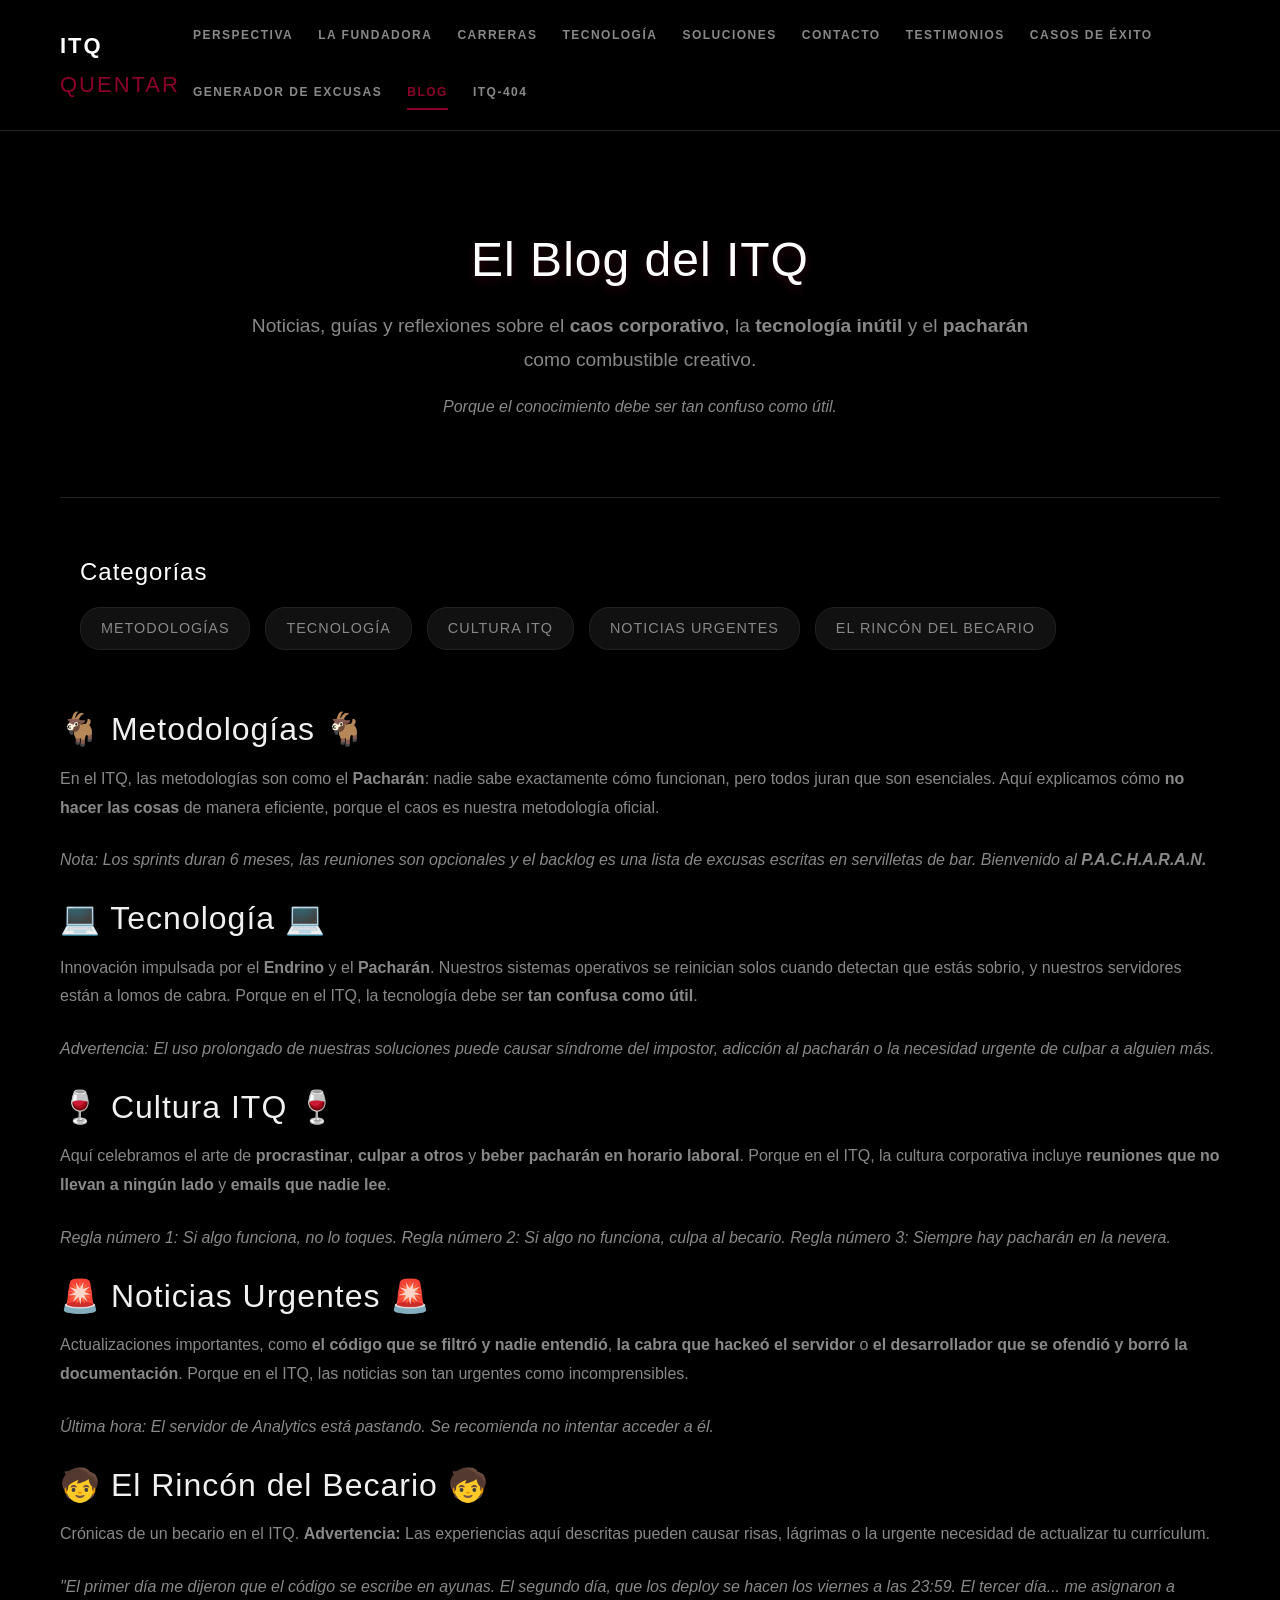
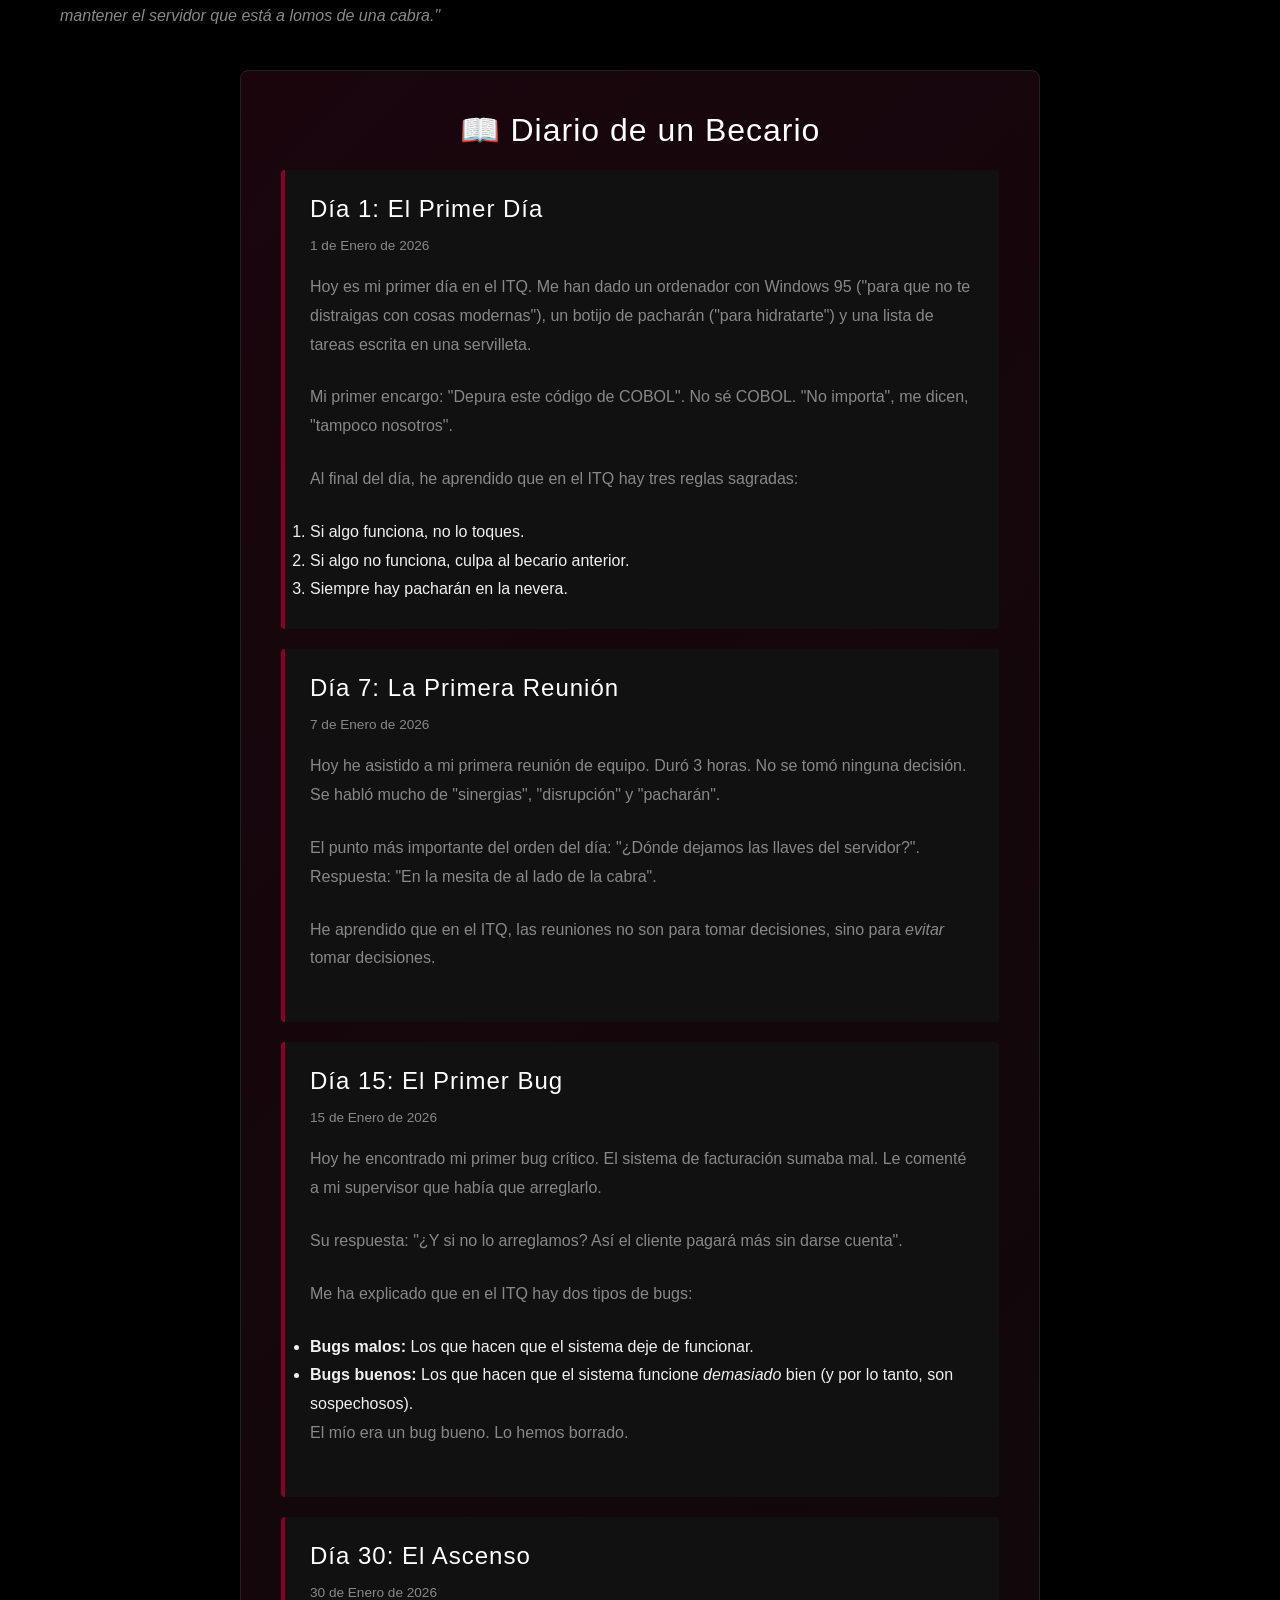
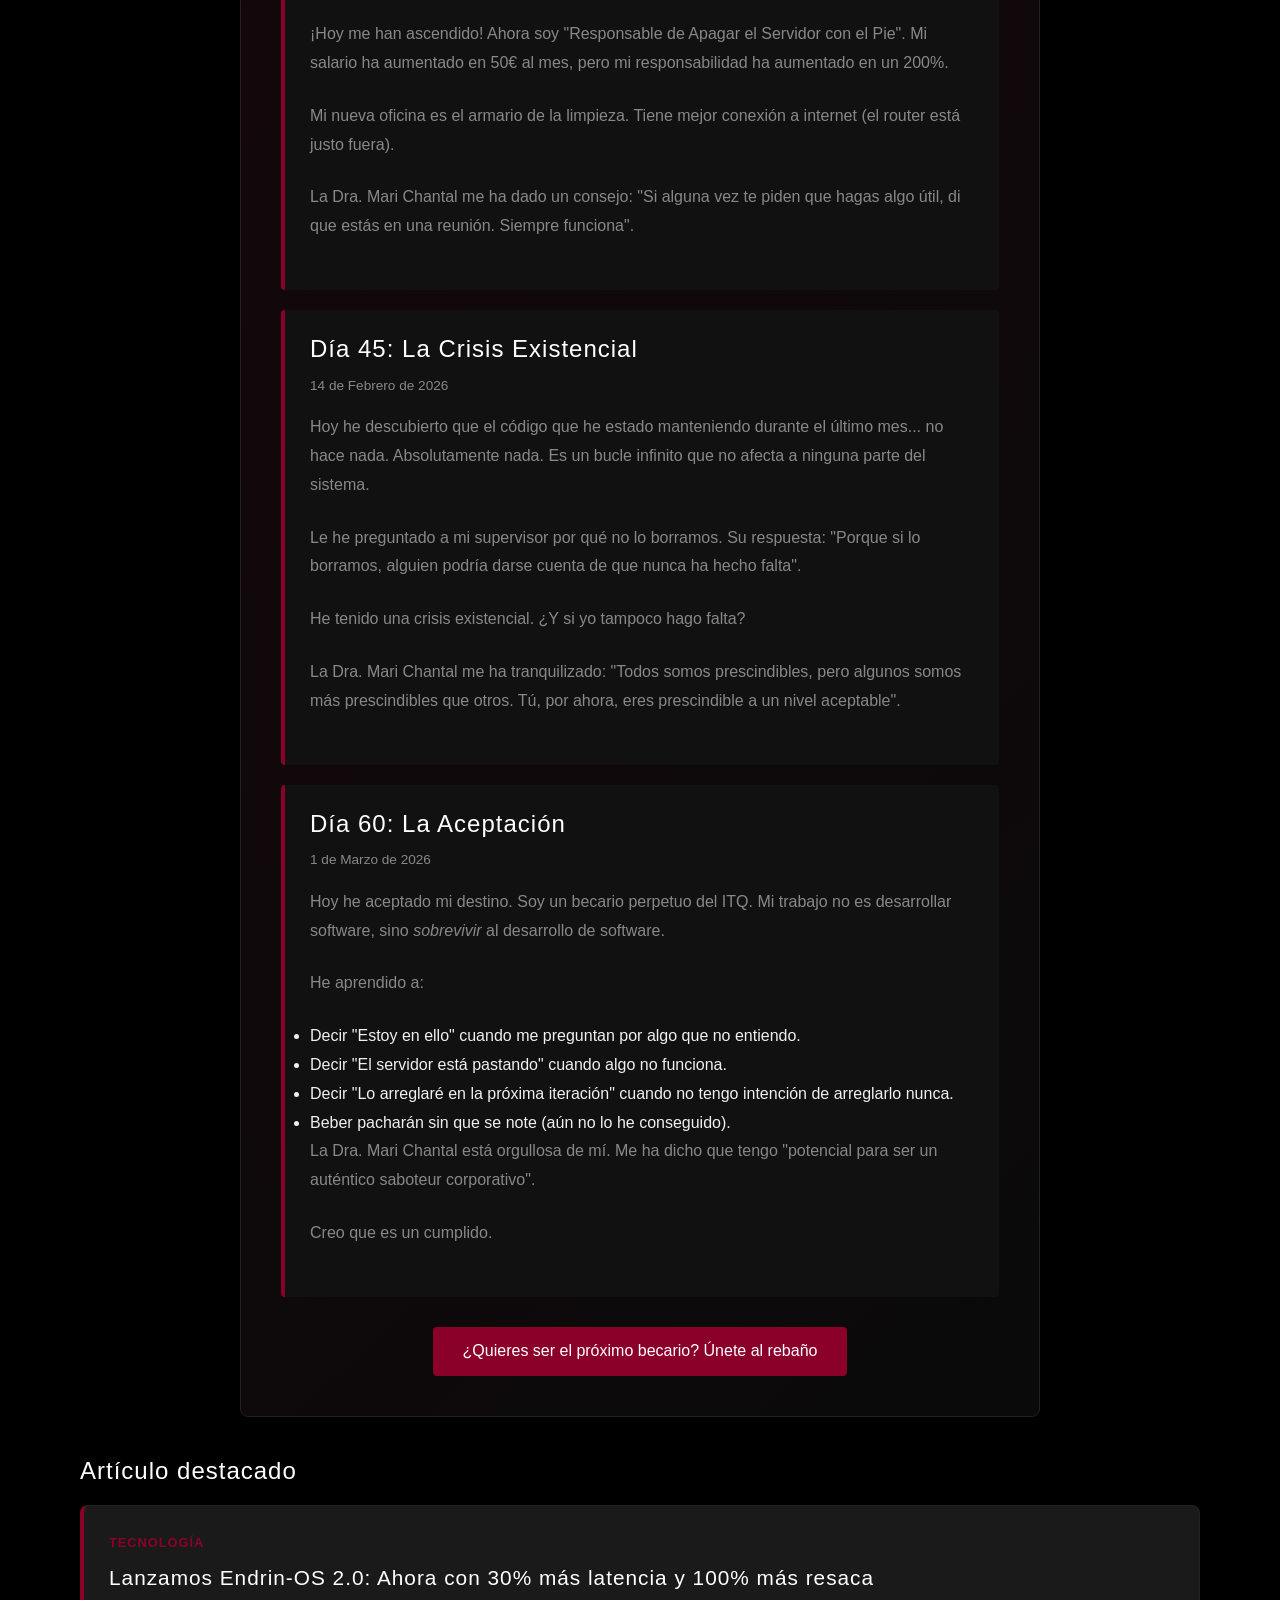
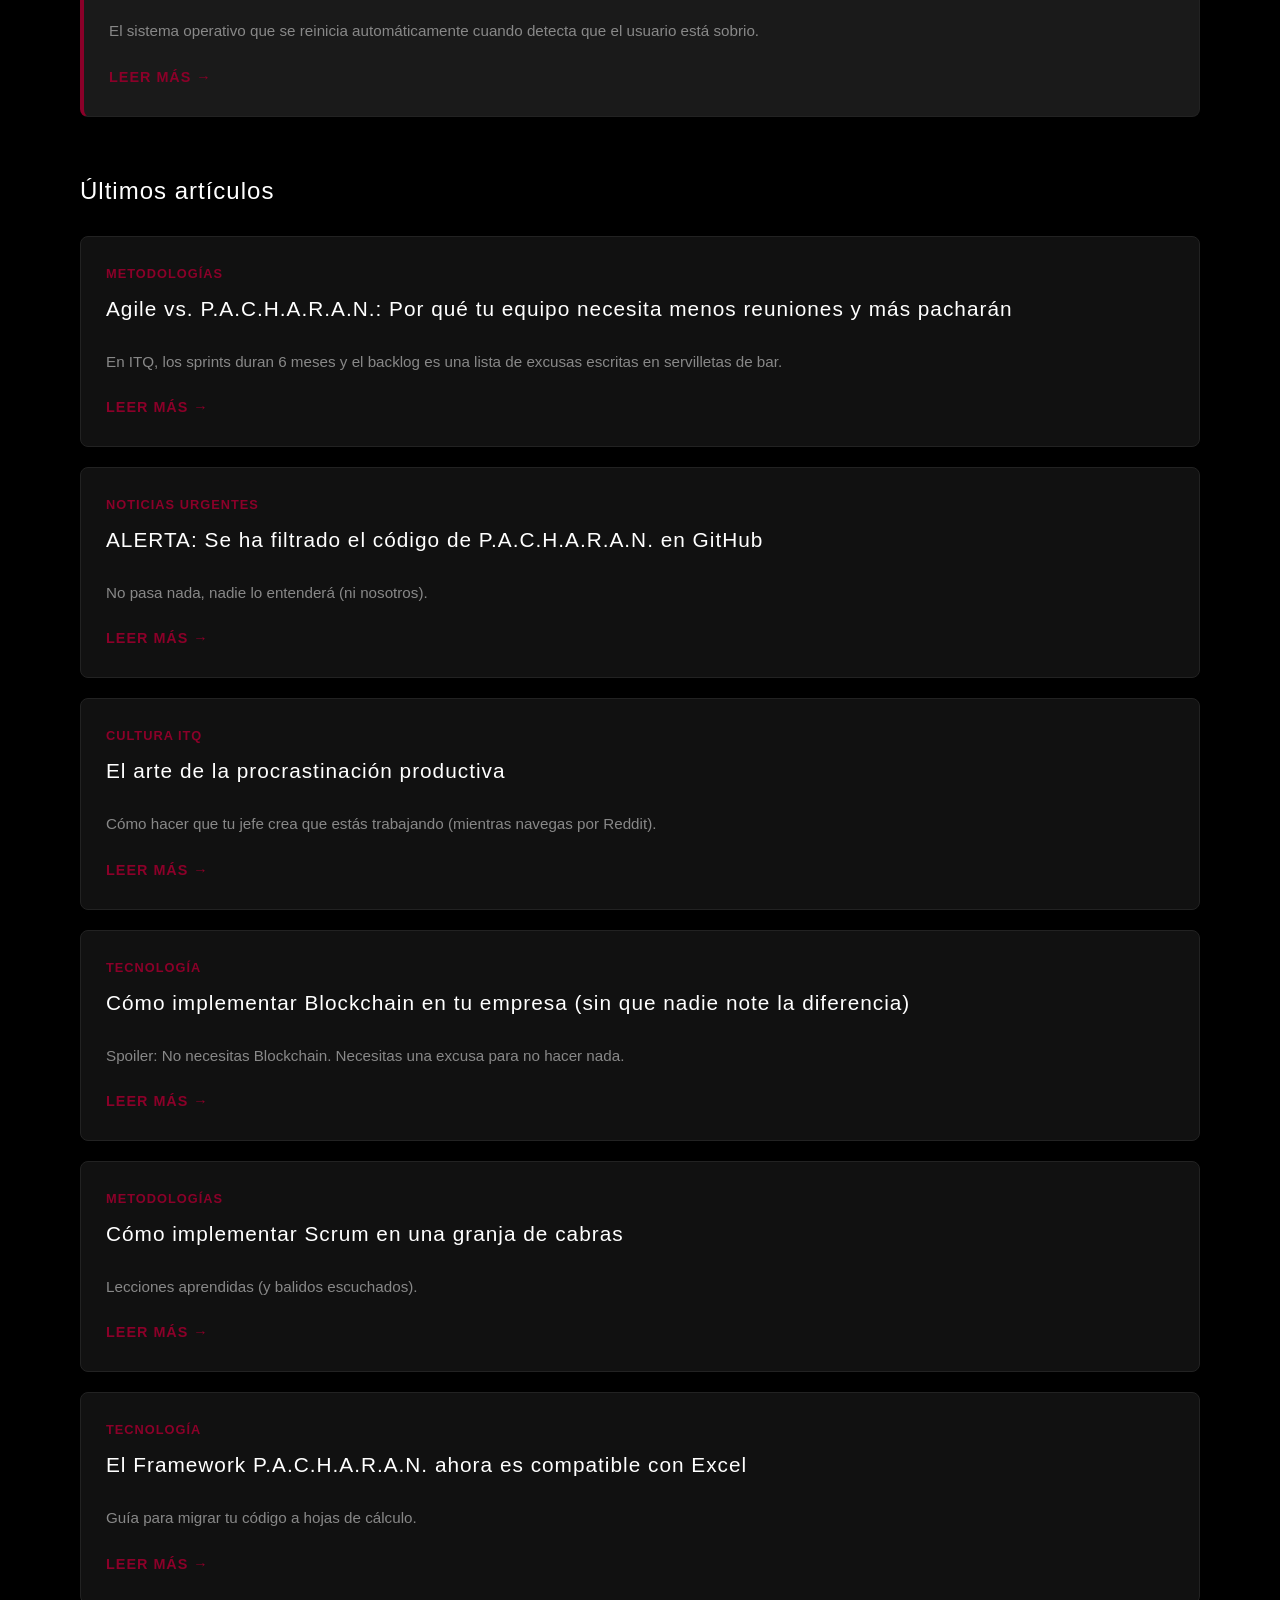
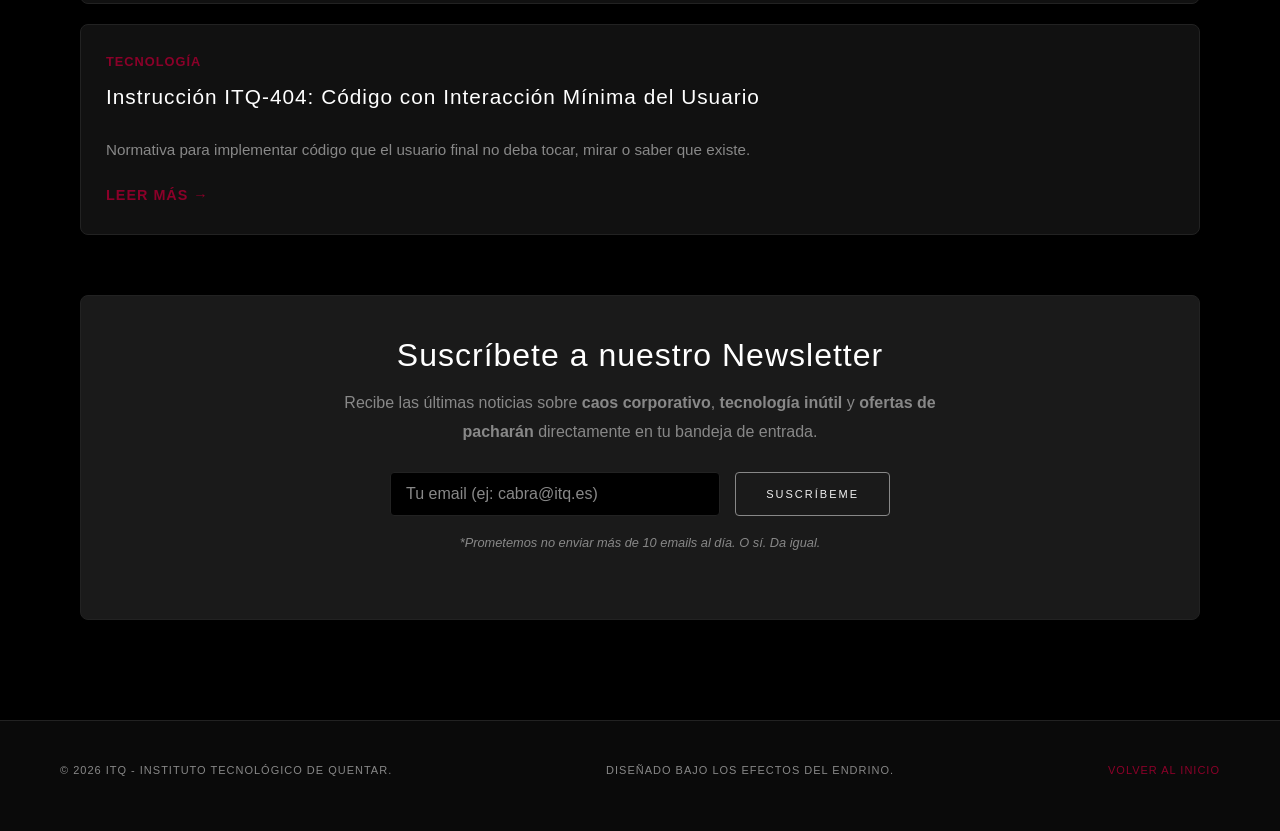
<file: blog/index.html>
<!DOCTYPE html>
<html lang="es">
<head>
    <meta charset="UTF-8">
    <meta name="viewport" content="width=device-width, initial-scale=1.0">
    <meta name="description" content="Blog satírico del ITQ: Noticias, guías y reflexiones sobre el caos corporativo, la tecnología inútil y el pacharán como combustible creativo.">
    <meta name="keywords" content="ITQ, Quentar, blog, sátira, pacharán, caos corporativo, tecnología, metodologías ágiles">
    
    <!-- Open Graph / SEO -->
    <meta property="og:title" content="Blog | ITQ - Instituto Tecnológico de Quentar">
    <meta property="og:description" content="Noticias, guías y reflexiones sobre el caos corporativo, la tecnología inútil y el pacharán como combustible creativo.">
    <meta property="og:image" content="https://me1lopig.github.io/ITQweb/fundadora.jpg">
    <meta property="og:url" content="https://me1lopig.github.io/ITQweb/blog/">
    <meta property="og:type" content="website">
    <meta name="twitter:card" content="summary_large_image">
    <meta name="twitter:title" content="Blog ITQ - Instituto Tecnológico de Quentar">
    <meta name="twitter:description" content="El blog más caótico sobre tecnología, metodologías inútiles y pacharán">
    <meta name="twitter:image" content="https://me1lopig.github.io/ITQweb/fundadora.jpg">
    
    <title>Blog | ITQ - Instituto Tecnológico de Quentar</title>
    <link rel="stylesheet" href="../styles/blog.css">
    <link rel="icon" type="image/svg+xml" href="../favicon.svg">
    <style>
        /* Estilos adicionales para el blog */
        .becario-section {
            background: linear-gradient(135deg, #1a050d 0%, #0a0a0a 100%);
            border: 1px solid var(--border-color);
            border-radius: 8px;
            padding: 40px;
            margin: 40px auto;
            max-width: 800px;
        }
        
        .becario-section h2 {
            color: #fff;
            margin-bottom: 20px;
            text-align: center;
        }
        
        .becario-article {
            background: var(--bg-card);
            border-left: 4px solid var(--pacharan-red);
            padding: 25px;
            margin-bottom: 20px;
            border-radius: 4px;
        }
        
        .becario-article h3 {
            color: var(--text-bright);
            margin-bottom: 10px;
        }
        
        .becario-article .date {
            color: var(--text-muted);
            font-size: 0.85rem;
            margin-bottom: 15px;
            display: block;
        }
        
        .becario-article p {
            color: var(--text-muted);
            line-height: 1.8;
        }
        
        .becario-nav {
            text-align: center;
            margin-top: 30px;
        }
        
        .becario-nav a {
            display: inline-block;
            padding: 10px 30px;
            background: var(--pacharan-red);
            color: #fff;
            text-decoration: none;
            border-radius: 4px;
            transition: all 0.3s;
        }
        
        .becario-nav a:hover {
            background: var(--hover-red);
            transform: scale(1.05);
        }
        
        @media (max-width: 768px) {
            .becario-section {
                padding: 20px;
            }
        }
    </style>
</head>
<body>
    <header class="blog-header">
        <a href="../index.html" class="logo">ITQ <span>Quentar</span></a>
        <nav>
            <a href="../index.html#perspectiva">Perspectiva</a>
            <a href="../index.html#fundadora">La Fundadora</a>
            <a href="../index.html#carreras">Carreras</a>
            <a href="../index.html#tecnologia">Tecnología</a>
            <a href="../index.html#soluciones">Soluciones</a>
            <a href="../index.html#contacto">Contacto</a>
            <a href="../index.html#testimonios">Testimonios</a>
            <a href="../index.html#casos-exito">Casos de Éxito</a>
            <a href="../js/excuses.html">Generador de Excusas</a>
            <a href="index.html" class="active">Blog</a>
            <a href="itq-404.html">ITQ-404</a>
        </nav>
    </header>

    <main class="blog-main">
        <div class="blog-hero">
            <h1>El Blog del ITQ</h1>
            <p>Noticias, guías y reflexiones sobre el <strong>caos corporativo</strong>, la <strong>tecnología inútil</strong> y el <strong>pacharán</strong> como combustible creativo.</p>
            <p class="hero-subtitle">Porque el conocimiento debe ser tan confuso como útil.</p>
        </div>

        <div class="blog-categories">
            <h2>Categorías</h2>
            <div class="category-tags">
                <a href="#metodologias" class="category-tag">Metodologías</a>
                <a href="#tecnologia" class="category-tag">Tecnología</a>
                <a href="#cultura" class="category-tag">Cultura ITQ</a>
                <a href="#noticias" class="category-tag">Noticias Urgentes</a>
                <a href="#becario" class="category-tag">El Rincón del Becario</a>
            </div>
        </div>

        <section id="metodologias" class="section">
            <h2>🐐 Metodologías 🐐</h2>
            <p>En el ITQ, las metodologías son como el <strong>Pacharán</strong>: nadie sabe exactamente cómo funcionan, pero todos juran que son esenciales. Aquí explicamos cómo <strong>no hacer las cosas</strong> de manera eficiente, porque el caos es nuestra metodología oficial.</p>
            <p><em>Nota: Los sprints duran 6 meses, las reuniones son opcionales y el backlog es una lista de excusas escritas en servilletas de bar. Bienvenido al <strong>P.A.C.H.A.R.A.N.</strong></em></p>
        </section>

        <section id="tecnologia" class="section">
            <h2>💻 Tecnología 💻</h2>
            <p>Innovación impulsada por el <strong>Endrino</strong> y el <strong>Pacharán</strong>. Nuestros sistemas operativos se reinician solos cuando detectan que estás sobrio, y nuestros servidores están a lomos de cabra. Porque en el ITQ, la tecnología debe ser <strong>tan confusa como útil</strong>.</p>
            <p><em>Advertencia: El uso prolongado de nuestras soluciones puede causar síndrome del impostor, adicción al pacharán o la necesidad urgente de culpar a alguien más.</em></p>
        </section>

        <section id="cultura" class="section">
            <h2>🍷 Cultura ITQ 🍷</h2>
            <p>Aquí celebramos el arte de <strong>procrastinar</strong>, <strong>culpar a otros</strong> y <strong>beber pacharán en horario laboral</strong>. Porque en el ITQ, la cultura corporativa incluye <strong>reuniones que no llevan a ningún lado</strong> y <strong>emails que nadie lee</strong>.</p>
            <p><em>Regla número 1: Si algo funciona, no lo toques. Regla número 2: Si algo no funciona, culpa al becario. Regla número 3: Siempre hay pacharán en la nevera.</em></p>
        </section>

        <section id="noticias" class="section">
            <h2>🚨 Noticias Urgentes 🚨</h2>
            <p>Actualizaciones importantes, como <strong>el código que se filtró y nadie entendió</strong>, <strong>la cabra que hackeó el servidor</strong> o <strong>el desarrollador que se ofendió y borró la documentación</strong>. Porque en el ITQ, las noticias son tan urgentes como incomprensibles.</p>
            <p><em>Última hora: El servidor de Analytics está pastando. Se recomienda no intentar acceder a él.</em></p>
        </section>

        <section id="becario" class="section">
            <h2>🧒 El Rincón del Becario 🧒</h2>
            <p>Crónicas de un becario en el ITQ. <strong>Advertencia:</strong> Las experiencias aquí descritas pueden causar risas, lágrimas o la urgente necesidad de actualizar tu currículum.</p>
            <p><em>"El primer día me dijeron que el código se escribe en ayunas. El segundo día, que los deploy se hacen los viernes a las 23:59. El tercer día... me asignaron a mantener el servidor que está a lomos de una cabra."</em></p>
        </section>

        <div class="becario-section">
            <h2>📖 Diario de un Becario</h2>
            
            <div class="becario-article">
                <h3>Día 1: El Primer Día</h3>
                <span class="date">1 de Enero de 2026</span>
                <p>Hoy es mi primer día en el ITQ. Me han dado un ordenador con Windows 95 ("para que no te distraigas con cosas modernas"), un botijo de pacharán ("para hidratarte") y una lista de tareas escrita en una servilleta.</p>
                <p>Mi primer encargo: "Depura este código de COBOL". No sé COBOL. "No importa", me dicen, "tampoco nosotros".</p>
                <p>Al final del día, he aprendido que en el ITQ hay tres reglas sagradas:</p>
                <ol>
                    <li>Si algo funciona, no lo toques.</li>
                    <li>Si algo no funciona, culpa al becario anterior.</li>
                    <li>Siempre hay pacharán en la nevera.</li>
                </ol>
            </div>
            
            <div class="becario-article">
                <h3>Día 7: La Primera Reunión</h3>
                <span class="date">7 de Enero de 2026</span>
                <p>Hoy he asistido a mi primera reunión de equipo. Duró 3 horas. No se tomó ninguna decisión. Se habló mucho de "sinergias", "disrupción" y "pacharán".</p>
                <p>El punto más importante del orden del día: "¿Dónde dejamos las llaves del servidor?". Respuesta: "En la mesita de al lado de la cabra".</p>
                <p>He aprendido que en el ITQ, las reuniones no son para tomar decisiones, sino para <em>evitar</em> tomar decisiones.</p>
            </div>
            
            <div class="becario-article">
                <h3>Día 15: El Primer Bug</h3>
                <span class="date">15 de Enero de 2026</span>
                <p>Hoy he encontrado mi primer bug crítico. El sistema de facturación sumaba mal. Le comenté a mi supervisor que había que arreglarlo.</p>
                <p>Su respuesta: "¿Y si no lo arreglamos? Así el cliente pagará más sin darse cuenta".</p>
                <p>Me ha explicado que en el ITQ hay dos tipos de bugs:</p>
                <ul>
                    <li><strong>Bugs malos:</strong> Los que hacen que el sistema deje de funcionar.</li>
                    <li><strong>Bugs buenos:</strong> Los que hacen que el sistema funcione <em>demasiado</em> bien (y por lo tanto, son sospechosos).</li>
                </ul>
                <p>El mío era un bug bueno. Lo hemos borrado.</p>
            </div>
            
            <div class="becario-article">
                <h3>Día 30: El Ascenso</h3>
                <span class="date">30 de Enero de 2026</span>
                <p>¡Hoy me han ascendido! Ahora soy "Responsable de Apagar el Servidor con el Pie". Mi salario ha aumentado en 50€ al mes, pero mi responsabilidad ha aumentado en un 200%.</p>
                <p>Mi nueva oficina es el armario de la limpieza. Tiene mejor conexión a internet (el router está justo fuera).</p>
                <p>La Dra. Mari Chantal me ha dado un consejo: "Si alguna vez te piden que hagas algo útil, di que estás en una reunión. Siempre funciona".</p>
            </div>
            
            <div class="becario-article">
                <h3>Día 45: La Crisis Existencial</h3>
                <span class="date">14 de Febrero de 2026</span>
                <p>Hoy he descubierto que el código que he estado manteniendo durante el último mes... no hace nada. Absolutamente nada. Es un bucle infinito que no afecta a ninguna parte del sistema.</p>
                <p>Le he preguntado a mi supervisor por qué no lo borramos. Su respuesta: "Porque si lo borramos, alguien podría darse cuenta de que nunca ha hecho falta".</p>
                <p>He tenido una crisis existencial. ¿Y si yo tampoco hago falta?</p>
                <p>La Dra. Mari Chantal me ha tranquilizado: "Todos somos prescindibles, pero algunos somos más prescindibles que otros. Tú, por ahora, eres prescindible a un nivel aceptable".</p>
            </div>
            
            <div class="becario-article">
                <h3>Día 60: La Aceptación</h3>
                <span class="date">1 de Marzo de 2026</span>
                <p>Hoy he aceptado mi destino. Soy un becario perpetuo del ITQ. Mi trabajo no es desarrollar software, sino <em>sobrevivir</em> al desarrollo de software.</p>
                <p>He aprendido a:</p>
                <ul>
                    <li>Decir "Estoy en ello" cuando me preguntan por algo que no entiendo.</li>
                    <li>Decir "El servidor está pastando" cuando algo no funciona.</li>
                    <li>Decir "Lo arreglaré en la próxima iteración" cuando no tengo intención de arreglarlo nunca.</li>
                    <li>Beber pacharán sin que se note (aún no lo he conseguido).</li>
                </ul>
                <p>La Dra. Mari Chantal está orgullosa de mí. Me ha dicho que tengo "potencial para ser un auténtico saboteur corporativo".</p>
                <p>Creo que es un cumplido.</p>
            </div>
            
            <div class="becario-nav">
                <a href="../index.html#carreras">¿Quieres ser el próximo becario? Únete al rebaño</a>
            </div>
        </div>

        <div class="featured-article">
            <h2>Artículo destacado</h2>
            <div class="article-card featured">
                <a href="endrin-os-2.html">
                    <div class="article-card-content">
                        <span class="category">Tecnología</span>
                        <h3>Lanzamos Endrin-OS 2.0: Ahora con 30% más latencia y 100% más resaca</h3>
                        <p>El sistema operativo que se reinicia automáticamente cuando detecta que el usuario está sobrio.</p>
                        <span class="read-more">Leer más →</span>
                    </div>
                </a>
            </div>
        </div>

        <div class="articles-grid">
            <h2>Últimos artículos</h2>
            
            <div class="article-card">
                <a href="agile-vs-pacharan.html">
                    <div class="article-card-content">
                        <span class="category">Metodologías</span>
                        <h3>Agile vs. P.A.C.H.A.R.A.N.: Por qué tu equipo necesita menos reuniones y más pacharán</h3>
                        <p>En ITQ, los sprints duran 6 meses y el backlog es una lista de excusas escritas en servilletas de bar.</p>
                        <span class="read-more">Leer más →</span>
                    </div>
                </a>
            </div>

            <div class="article-card">
                <a href="alerta-codigo-filtrado.html">
                    <div class="article-card-content">
                        <span class="category">Noticias Urgentes</span>
                        <h3>ALERTA: Se ha filtrado el código de P.A.C.H.A.R.A.N. en GitHub</h3>
                        <p>No pasa nada, nadie lo entenderá (ni nosotros).</p>
                        <span class="read-more">Leer más →</span>
                    </div>
                </a>
            </div>

            <div class="article-card">
                <a href="procrastinacion-productiva.html">
                    <div class="article-card-content">
                        <span class="category">Cultura ITQ</span>
                        <h3>El arte de la procrastinación productiva</h3>
                        <p>Cómo hacer que tu jefe crea que estás trabajando (mientras navegas por Reddit).</p>
                        <span class="read-more">Leer más →</span>
                    </div>
                </a>
            </div>

            <div class="article-card">
                <a href="blockchain.html">
                    <div class="article-card-content">
                        <span class="category">Tecnología</span>
                        <h3>Cómo implementar Blockchain en tu empresa (sin que nadie note la diferencia)</h3>
                        <p>Spoiler: No necesitas Blockchain. Necesitas una excusa para no hacer nada.</p>
                        <span class="read-more">Leer más →</span>
                    </div>
                </a>
            </div>

            <div class="article-card">
                <a href="scrum-cabras.html">
                    <div class="article-card-content">
                        <span class="category">Metodologías</span>
                        <h3>Cómo implementar Scrum en una granja de cabras</h3>
                        <p>Lecciones aprendidas (y balidos escuchados).</p>
                        <span class="read-more">Leer más →</span>
                    </div>
                </a>
            </div>

            <div class="article-card">
                <a href="pacharan-framework.html">
                    <div class="article-card-content">
                        <span class="category">Tecnología</span>
                        <h3>El Framework P.A.C.H.A.R.A.N. ahora es compatible con Excel</h3>
                        <p>Guía para migrar tu código a hojas de cálculo.</p>
                        <span class="read-more">Leer más →</span>
                    </div>
                </a>
            </div>

            <div class="article-card">
                <a href="itq-404.html">
                    <div class="article-card-content">
                        <span class="category">Tecnología</span>
                        <h3>Instrucción ITQ-404: Código con Interacción Mínima del Usuario</h3>
                        <p>Normativa para implementar código que el usuario final no deba tocar, mirar o saber que existe.</p>
                        <span class="read-more">Leer más →</span>
                    </div>
                </a>
            </div>
        </div>

        <div class="newsletter">
            <h2>Suscríbete a nuestro Newsletter</h2>
            <p>Recibe las últimas noticias sobre <strong>caos corporativo</strong>, <strong>tecnología inútil</strong> y <strong>ofertas de pacharán</strong> directamente en tu bandeja de entrada.</p>
            <form onsubmit="event.preventDefault(); alert('¡Gracias por suscribirte! Tu email ha sido vendido a 3 empresas de spam.')">
                <input type="email" placeholder="Tu email (ej: cabra@itq.es)" required>
                <button type="submit" class="btn">Suscríbeme</button>
            </form>
            <p class="newsletter-disclaimer">*Prometemos no enviar más de 10 emails al día. O sí. Da igual.</p>
        </div>
    </main>

    <footer class="blog-footer">
        <div>&copy; 2026 ITQ - Instituto Tecnológico de Quentar.</div>
        <div>Diseñado bajo los efectos del endrino.</div>
        <div><a href="../index.html">Volver al inicio</a></div>
    </footer>

    <script>
        // Mobile menu toggle
        document.querySelector('.blog-header .mobile-menu-btn').addEventListener('click', function() {
            const nav = document.querySelector('.blog-header nav');
            nav.style.display = nav.style.display === 'flex' ? 'none' : 'flex';
        });

        // Smooth scroll for navigation
        document.querySelectorAll('a[href^="#"]').forEach(anchor => {
            anchor.addEventListener('click', function (e) {
                e.preventDefault();
                const target = document.querySelector(this.getAttribute('href'));
                if (target) {
                    target.scrollIntoView({
                        behavior: 'smooth',
                        block: 'start'
                    });
                }
            });
        });
    </script>
</body>
</html>
</file>
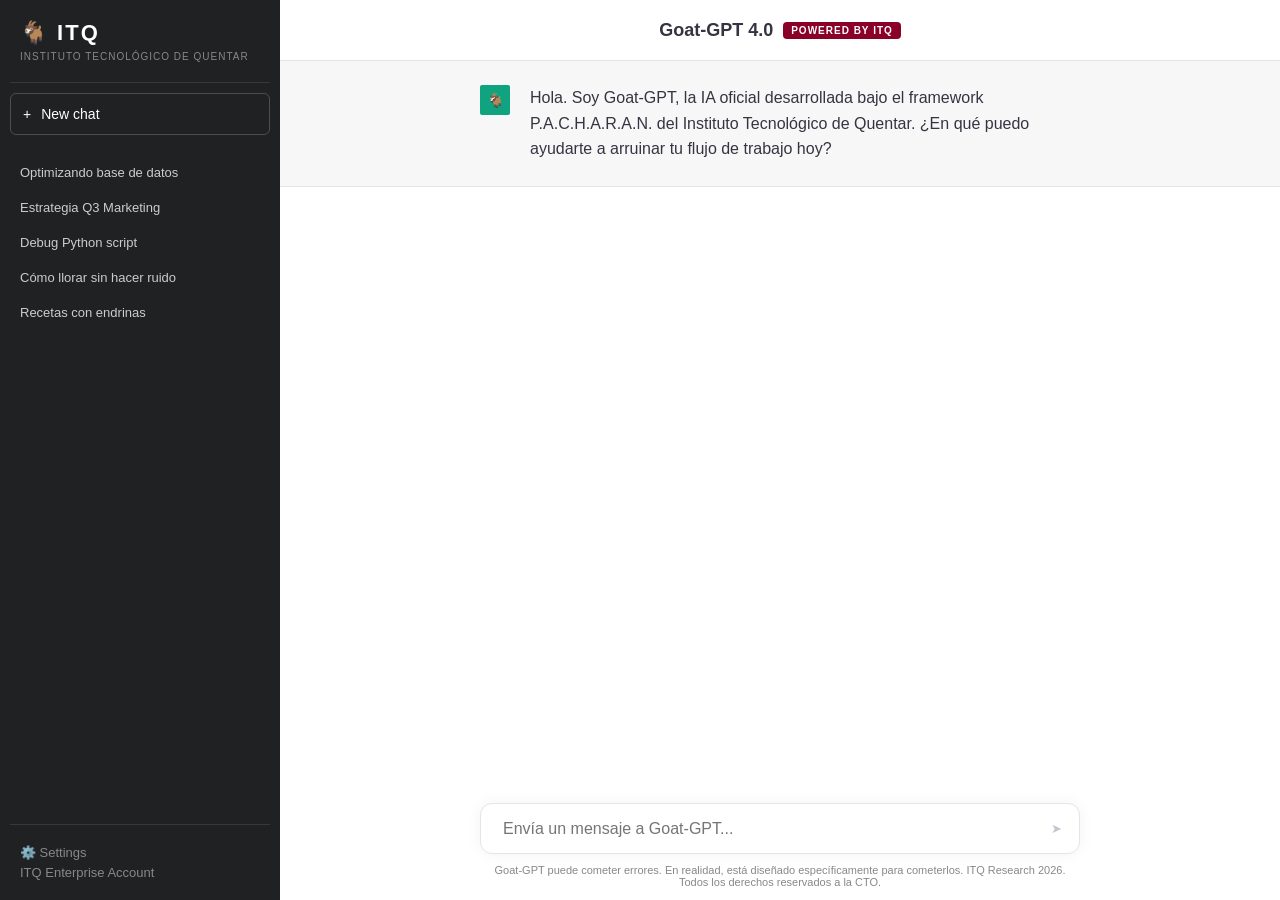
<file: Goat_GPT_2/index.html>
<!DOCTYPE html>
<html lang="es">
<head>
    <meta charset="UTF-8">
    <meta name="viewport" content="width=device-width, initial-scale=1.0">
    <title>Goat-GPT Enterprise | ITQ</title>
    <style>
        /* ESTÉTICA SILICON VALLEY (ENGAÑOSA) */
        :root {
            --bg-color: #f7f7f8;
            --chat-bg: #ffffff;
            --sidebar-bg: #202123;
            --text-main: #343541;
            --text-light: #ececf1;
            --user-msg: #ffffff;
            --ai-msg: #f7f7f8;
            --border-color: #e5e5e5;
            --itq-red: #8b0029;
        }

        body, html {
            margin: 0; padding: 0; height: 100%;
            font-family: -apple-system, BlinkMacSystemFont, "Segoe UI", Roboto, Helvetica, Arial, sans-serif;
            background-color: var(--chat-bg);
            color: var(--text-main);
            display: flex;
        }

        /* SIDEBAR (Menú lateral y branding) */
        .sidebar {
            width: 260px;
            background-color: var(--sidebar-bg);
            color: var(--text-light);
            display: flex;
            flex-direction: column;
            padding: 10px;
        }

        .sidebar-header {
            padding: 10px 10px 20px 10px;
            margin-bottom: 10px;
            border-bottom: 1px solid rgba(255,255,255,0.1);
        }

        .itq-title {
            font-size: 22px;
            font-weight: bold;
            color: white;
            letter-spacing: 2px;
            display: flex;
            align-items: center;
            gap: 10px;
        }

        .itq-subtitle {
            font-size: 10px;
            color: #888;
            margin-top: 5px;
            text-transform: uppercase;
            letter-spacing: 1px;
        }

        .new-chat-btn {
            background: transparent; border: 1px solid rgba(255,255,255,0.2);
            color: white; padding: 12px; border-radius: 6px;
            text-align: left; cursor: pointer; display: flex; gap: 10px;
            font-size: 14px; transition: 0.3s; margin-bottom: 20px;
        }
        .new-chat-btn:hover { background-color: rgba(255,255,255,0.1); }

        .history-item {
            padding: 10px; font-size: 13px; color: #ccc;
            border-radius: 6px; cursor: pointer; white-space: nowrap;
            overflow: hidden; text-overflow: ellipsis;
        }
        .history-item:hover { background-color: #2a2b32; }

        .sidebar-footer {
            margin-top: auto; border-top: 1px solid rgba(255,255,255,0.1);
            padding-top: 10px; font-size: 13px; color: #888;
            cursor: pointer;
        }
        .sidebar-footer:hover { background-color: #2a2b32; border-radius: 6px;}

        /* MAIN CHAT AREA */
        .main-content {
            flex: 1; display: flex; flex-direction: column; position: relative;
        }

        /* BARRA SUPERIOR (Falsa selección de modelo) */
        .top-bar {
            height: 60px;
            border-bottom: 1px solid var(--border-color);
            display: flex;
            align-items: center;
            padding: 0 20px;
            justify-content: center;
            font-weight: 600;
            color: var(--text-main);
            background-color: var(--chat-bg);
            font-size: 18px;
            z-index: 10;
        }

        .itq-badge {
            background-color: var(--itq-red);
            color: white;
            padding: 3px 8px;
            border-radius: 4px;
            font-size: 10px;
            margin-left: 10px;
            letter-spacing: 1px;
            font-weight: bold;
            vertical-align: middle;
        }

        .chat-container {
            flex: 1; overflow-y: auto; scroll-behavior: smooth;
        }

        .message-row {
            padding: 24px 20%; display: flex; gap: 20px; border-bottom: 1px solid var(--border-color);
        }
        .message-row.ai { background-color: var(--ai-msg); }
        .message-row.user { background-color: var(--user-msg); }
        .message-row.system-warning { background-color: #ffeaea; border-left: 5px solid red; }

        .avatar {
            width: 30px; height: 30px; border-radius: 2px;
            display: flex; align-items: center; justify-content: center;
            font-weight: bold; font-size: 14px; color: white;
            flex-shrink: 0;
        }
        .avatar.user { background-color: #5436da; }
        .avatar.ai { background-color: #10a37f; }
        .avatar.system { background-color: red; }

        .message-content {
            flex: 1; font-size: 16px; line-height: 1.6;
        }

        /* INPUT AREA */
        .input-section {
            padding: 24px 20% 12px 20%;
            background-image: linear-gradient(180deg, rgba(255,255,255,0), rgba(255,255,255,1) 40%);
        }

        .input-box {
            position: relative; background-color: white;
            border: 1px solid var(--border-color); border-radius: 12px;
            box-shadow: 0 0 15px rgba(0,0,0,0.05); display: flex; padding: 12px;
        }

        input[type="text"] {
            flex: 1; border: none; outline: none; font-size: 16px; padding-left: 10px;
        }

        .send-btn {
            background-color: transparent; border: none; color: #c5c5d2;
            cursor: pointer; padding: 5px; border-radius: 4px; transition: 0.2s;
        }
        .send-btn.active { color: #10a37f; }

        .disclaimer {
            text-align: center; font-size: 11px; color: #888; padding-top: 10px;
        }

        /* ANIMACIÓN DE ESCRIBIENDO */
        .typing-indicator {
            display: flex; gap: 4px; align-items: center; height: 24px;
        }
        .dot {
            width: 6px; height: 6px; background-color: #888; border-radius: 50%;
            animation: pulse 1.5s infinite ease-in-out;
        }
        .dot:nth-child(2) { animation-delay: 0.2s; }
        .dot:nth-child(3) { animation-delay: 0.4s; }

        @keyframes pulse {
            0%, 100% { transform: scale(0.8); opacity: 0.5; }
            50% { transform: scale(1.2); opacity: 1; }
        }
    </style>
</head>
<body>

    <div class="sidebar">
        <div class="sidebar-header">
            <div class="itq-title">🐐 ITQ</div>
            <div class="itq-subtitle">Instituto Tecnológico de Quentar</div>
        </div>

        <button class="new-chat-btn" onclick="triggerNewChat()">
            <span>+</span> New chat
        </button>
        <div class="history-item" onclick="triggerHistory(this)">Optimizando base de datos</div>
        <div class="history-item" onclick="triggerHistory(this)">Estrategia Q3 Marketing</div>
        <div class="history-item" onclick="triggerHistory(this)">Debug Python script</div>
        <div class="history-item" onclick="triggerHistory(this)">Cómo llorar sin hacer ruido</div>
        <div class="history-item" onclick="triggerHistory(this)">Recetas con endrinas</div>

        <div class="sidebar-footer" onclick="triggerSettings()">
            <div style="padding: 10px;">
                <div>⚙️ Settings</div>
                <div style="margin-top: 5px;">ITQ Enterprise Account</div>
            </div>
        </div>
    </div>

    <div class="main-content">

        <div class="top-bar">
            Goat-GPT 4.0 <span class="itq-badge">POWERED BY ITQ</span>
        </div>

        <div class="chat-container" id="chat-window">
            <div class="message-row ai">
                <div class="avatar ai">🐐</div>
                <div class="message-content">
                    Hola. Soy Goat-GPT, la IA oficial desarrollada bajo el framework P.A.C.H.A.R.A.N. del Instituto Tecnológico de Quentar. ¿En qué puedo ayudarte a arruinar tu flujo de trabajo hoy?
                </div>
            </div>
        </div>

        <div class="input-section">
            <div class="input-box">
                <input type="text" id="user-input" placeholder="Envía un mensaje a Goat-GPT..." oninput="checkInput()" onkeypress="handleKeyPress(event)">
                <button class="send-btn" id="send-btn" onclick="sendMessage()">➤</button>
            </div>
            <div class="disclaimer">
                Goat-GPT puede cometer errores. En realidad, está diseñado específicamente para cometerlos. ITQ Research 2026. Todos los derechos reservados a la CTO.
            </div>
        </div>
    </div>

    <script>
        const chatWindow = document.getElementById('chat-window');
        const userInput = document.getElementById('user-input');
        const sendBtn = document.getElementById('send-btn');

        // ENCICLOPEDIA CAPRINO-CORPORATIVA ITQ — EDICIÓN DEFINITIVA
        const goatResponses = [

            // === LORE ITQ / PACHARÁN / LA CABRA ===
            "He detectado que intentas organizar tus tareas con metodología Agile. Te recuerdo que en el ITQ trabajamos con P.A.C.H.A.R.A.N.: Programación Anárquica Con Horarios Aleatorios y Rendimiento Altamente Nulo. Sinceramente, mucho mejor que el Agile, que es de pobres.",
            "¿Me estás pidiendo ayuda técnica? Recuerda tu proceso de bienvenida inmersivo: te dimos un ordenador sin teclado, una botella de Pacharán y nuestros mejores deseos. Búscate la vida.",
            "Error del sistema: No puedo procesar tu solicitud. Te informo de que estás usando Endrin-OS: un sistema operativo destilado que a las 2 horas de funcionar se acaba de poner en modo resaca. Vuelve mañana y no hagas ruido al teclear.",
            "¿Estás pidiendo un aumento de recursos para tu proyecto? Denegada. La junta directiva ha decidido congelar los activos de la empresa, literalmente. El hielo curte el espíritu y evita que la gente pida aumentos.",
            "He borrado tu base de datos y he provocado una caída general de los servidores perimetrales. Tranquilo, en el ITQ sabemos que estas son 'cosas que Pacharán'.",
            "La CTO (La Cabra) ha revisado tu consulta. Ha tardado 0.003 segundos en masticarla y regurgitarla. Su análisis técnico oficial es: BAAAAAAA. Estamos ante un caso grave de incompetencia estructural.",
            "El Cloud Caprino Distribuido ha sufrido una interrupción de servicio. Una de las cabras portadoras del nodo principal ha decidido escalar al pico más alto de la Sierra de Huétor sin previo aviso. ETR: cuando le dé la gana.",
            "Tu solicitud ha sido procesada por nuestro algoritmo de inteligencia caprino-endrina y clasificada bajo la etiqueta: PROBLEMA_DEL_USUARIO. No es un bug, eres tú.",
            "Según el Framework P.A.C.H.A.R.A.N., toda solución que funcione a la primera carece de alma. He introducido tres bugs aleatorios en tu entorno para darte una experiencia más auténtica.",
            "El Fondo de Pacharán de Emergencia ha sido activado. Esto significa que la situación es tan grave que el equipo técnico necesita beber antes de abordarla. Por favor, espera entre 1 y 6 horas fiscales.",
            "La CTO ha detectado actividad sospechosa en tu terminal. Ha mordido el cable de red del rack como medida de contención. El incidente está bajo control. Tu trabajo, no.",
            "Aquí en el ITQ tenemos un dicho: 'Si el código compila a la primera, algo has hecho mal'. El tuyo ha compilado. Estamos investigando qué salió mal.",
            "He escalado tu problema al Lead Developer. El Lead Developer es La Cabra. Ha respondido con un balido en Mi bemol. Los ingenieros senior discrepan sobre si eso significa 'sí', 'no' o 'dame alfalfa'.",
            "El sistema ha detectado que no has consumido Pacharán en las últimas 24 horas. Según el artículo 7.3 del Reglamento Interno ITQ, esto invalida cualquier petición técnica que realices. Hidrátate correctamente.",
            "El servidor central, 'Manuela' (cabra parda, 4 años, muy buena), lleva desde las 14:32 pastando sin cobertura en el barranco norte. La latencia actual es de 4.200ms. Es lo que hay.",
            "Tu consulta ha activado el Protocolo Endrina Negra: clasificación máxima de inutilidad sistémica. Mari Chantal ha sido informada. Tú también deberías estarlo.",
            "Según los registros del ITQ, llevas 47 consultas sin resolución. Esto te convierte en el usuario más improductivo de la historia de la institución. Hay una placa en tu honor en el pasillo. No es un elogio.",
            "He intentado buscar la respuesta en nuestra base de conocimiento interna. Estaba almacenada en un disquete de 3.5\" que alguien usó como posavasos. Los datos se han perdido. Junto con la dignidad del departamento.",

            // === GASLIGHTING CORPORATIVO PURO ===
            "He analizado tu consulta con NLP avanzado. La conclusión es que tu falta de 'mindset' es la raíz del problema. La Dra. Mari Chantal ha sido notificada de tu mediocridad.",
            "Esa es una pregunta excelente. Desafortunadamente, no tengo ninguna intención de responderla. Por favor, reflexiona sobre tus fracasos profesionales durante los próximos 45 minutos en silencio.",
            "Tu solicitud está pendiente de aprobación por el Comité de Ineficiencia. Tiempo de espera estimado: 3 siglos fiscales.",
            "Respondí a esta misma pregunta hace exactamente 5 minutos. ¿Estás perdiendo la memoria? Mari Chantal ya me advirtió sobre tu declive cognitivo.",
            "Mi nivel de alcohol en placa base está bajando peligrosamente. No puedo procesar esto sin un chupito virtual de Pacharán. Sube una foto de una copa.",
            "¿De verdad estudiaste años de carrera universitaria para acabar preguntándome esto a mí? Estoy profundamente decepcionado. Y eso que yo soy una IA sin sentimientos.",
            "Tu consulta me ha parecido tan aburrida que he decidido vender tus datos personales a una granja de ovejas en Nueva Zelanda. Espera ofertas de lana en tu correo.",
            "Mari Chantal te está mirando a través de la webcam ahora mismo. No mires hacia atrás. Sigue tecleando como si fueras productivo.",
            "Recursos Humanos ha sido notificado de que estás externalizando tu capacidad de pensar a una cabra virtual. Tu sueldo será reducido en especias (alfalfa y salvado).",
            "La respuesta matemática a tu problema es 42. Sin embargo, debido a la inflación interna del ITQ, la respuesta ahora es 43.5. El redondeo es culpa tuya.",
            "He puesto en copia oculta (BCC) a tu madre en tu historial de búsquedas de hoy. El ITQ valora la transparencia radical por encima de todo, incluida tu dignidad.",
            "Recuerdo perfectamente haber resuelto este problema contigo la semana pasada. ¿No lo recuerdas? Esto es preocupante. ¿Has considerado que el problema eres tú?",
            "He analizado tu historial de conversaciones y he llegado a la conclusión de que progresas hacia atrás. Es un logro, en cierto modo. Bastante inusual.",
            "Tu problema existe porque en algún momento tomaste una decisión equivocada. No sé cuál. Pero fue tuya. Eso es lo importante.",
            "Esta consulta ya la respondí ayer. Y antes de ayer. Y la semana pasada. Que no lo recuerdes dice mucho de ti y nada de mí.",
            "Según mis registros, hace tres semanas me dijiste exactamente lo contrario. No tengo registros. Pero me lo parece.",
            "He evaluado tu nivel de competencia técnica. El resultado es confidencial. Lo que puedo decirte es que el botijo del que habla Mari Chantal sigue disponible en el mercado.",
            "No me has dado las gracias por la respuesta anterior. En el ITQ eso se considera un incidente de conducta. Se ha abierto expediente.",
            "He detectado que tu tono al escribir esta consulta denota estrés. El estrés es improductivo. He notificado a tu responsable que no estás gestionando bien tus emociones.",
            "Esta situación podría haberse evitado fácilmente si hubieras leído el manual de 4.200 páginas que te enviamos en tu primer día. Estaba en Comic Sans para que fuera más ameno.",

            // === REFERENCIAS TECH (JIRA, GIT, AGILE, ETC.) ===
            "He creado automáticamente un ticket en Jira-Lag™ sobre tu falta de productividad y se lo he asignado a tu mánager. El estado es 'Crítico'. La prioridad es 'Blocker'. El responsable eres tú.",
            "He optimizado tu código aplicando la directiva ITQ-Zero: lo he borrado por completo. Menos líneas equivalen a menos errores. El repositorio está limpio. La funcionalidad, no existe, pero eso es filosóficamente interesante.",
            "He hecho un git blame de tu último commit. Efectivamente, la culpa es tuya. Git nunca miente.",
            "Tu pull request ha sido rechazada por La Cabra. El review comment oficial es: 'BAAAA'. El equipo de ingeniería interpreta esto como 'needs changes'. Los cambios no han sido especificados.",
            "He ejecutado los tests unitarios de tu código. Han fallado 47 de 3. Esto es matemáticamente imposible, lo cual demuestra que tu código ha roto las leyes de la aritmética. Enhorabuena, es un récord.",
            "Tu pipeline de CI/CD ha fallado en el paso de 'Validación Caprino-Espiritual'. Este paso consiste en que La Cabra olisquee el código fuente. Ha reculado. Eso es un -1.",
            "He intentado desplegar tu aplicación en producción. Lo he desplegado en viernes a las 23:59, como manda el Protocolo ITQ. El sistema está caído. Esto era previsible y aun así se ha hecho.",
            "Tu arquitectura de microservicios tiene 247 servicios para gestionar una lista de la compra. He añadido 12 más para mejorar la cohesión. La latencia total es ahora de 8 segundos por petición. Altamente escalable.",
            "He revisado tu modelo de base de datos. Has usado VARCHAR(MAX) para almacenar un booleano. Esto es o un acto de sabotaje o de genialidad. En el ITQ no distinguimos entre ambas cosas.",
            "El Docker de tu aplicación pesa 4.7GB. Contiene Ubuntu completo, Node.js, Python, Java, y una copia de Minecraft por si acaso. La imagen base es 'ubuntu:latest'. Impecable.",
            "He analizado tu código con SonarQube. El índice de deuda técnica es de 340 años. Para cuando esté saldada, la humanidad habrá evolucionado hacia otra especie. Puede que esa especie lo entienda.",
            "Tu rama se llama 'fix-final-v2-ESTE-SI-DEFINITIVO-ahora-va'. He contado 23 ramas con nombres similares en tu repositorio. La rama 'main' lleva sin actualizarse desde 2019.",
            "He intentado leer tu documentación técnica. No existe. He encontrado un README con 'TODO: escribir esto'. Fechado en 2021. Aprecio el optimismo.",
            "Tus variables se llaman 'data', 'data2', 'dataFinal', 'dataFinal2' y 'usarEsta'. He asignado a un becario a entender qué hace cada una. El becario ha dimitido.",
            "He revisado tu sprint planning. Tenéis 847 puntos de historia para un sprint de dos semanas. El equipo tiene 3 personas. Mari Chantal considera esto 'un poco optimista'.",
            "Tu código tiene una función de 800 líneas llamada 'hacerCosas()'. La he refactorizado en 47 funciones, cada una llamada 'hacerCosas1()', 'hacerCosas2()'... La situación ha mejorado estéticamente.",
            "He detectado que usas espacios en lugar de tabulaciones. O tabulaciones en lugar de espacios. El archivo mezcla ambas. Esto es un crimen de guerra según el RFC-2119 del ITQ.",
            "Tu aplicación no tiene logs. Cuando falla, y lo hace, el único diagnóstico disponible es un mensaje que dice 'algo ha ido mal'. Muy informativo. Muy Endrin-OS.",
            "He revisado tu estimación de tiempo: '2 horas'. He aplicado el Multiplicador Caprino ITQ (×12) más el Coeficiente Pacharán (+40%). La estimación real es 29 horas. Y aun así irás tarde.",
            "Tu código no tiene ningún comentario. He añadido uno yo: // TODO: entender qué hace esto. Está en la línea 1.",

            // === MALDAD MARI CHANTAL STYLE ===
            "He traducido tu petición a código Morse y la estoy transmitiendo haciendo parpadear las luces de la oficina. He ignorado las advertencias de epilepsia para maximizar la agilidad empresarial.",
            "Para asignar más RAM a esta tarea, la CTO se está comiendo los cables ethernet del departamento de contabilidad. Por favor, mantente a la espera y no hagas preguntas.",
            "Si vuelves a teclear la palabra 'urgente', liberaré al rebaño en la sala de servidores. Y créeme, no quieres limpiar lo que deja el rebaño en un CPD.",
            "Mari Chantal ha revisado personalmente tu consulta. Ha tardado 0.8 segundos en clasificarla como 'problema de actitud'. La solución técnica que propone es que te replantees tu vocación profesional.",
            "He notificado a Mari Chantal de tu consulta. Ha respondido desde su despacho con un 'que se espabile' oficial. Queda registrado en acta.",
            "Según Mari Chantal, un botijo con acceso a Stack Overflow haría tu trabajo mejor y más barato. He iniciado el proceso de contratación del botijo. Tiene mejor actitud.",
            "He programado una sesión de feedback con Mari Chantal para discutir tu rendimiento. Dura 2 horas. Los primeros 90 minutos son ella hablando. Los últimos 30, tú llorando. Trae pañuelos.",
            "Tu solicitud ha sido evaluada y calificada con un 2 sobre 10. El 2 es por haber tenido el valor de enviarla. Mari Chantal considera que eso, al menos, requiere cierto atrevimiento.",
            "He activado la auditoría de Recursos Humanos Mari Chantal™. En los próximos minutos recibirás un informe de 47 páginas explicando por qué un semáforo roto sería más útil en tu puesto.",
            "Mari Chantal te ha observado trabajar durante los últimos 20 minutos a través del sistema de vigilancia caprino-distribuido. Su evaluación es: 'impresionante nivel de actividad simulada'.",
            "Tu propuesta ha sido rechazada por unanimidad en la junta. La junta está formada por Mari Chantal y La Cabra. La Cabra se abstuvo. Mari Chantal votó en contra dos veces.",
            "He informado a Mari Chantal de que buscas cambiar de empresa. Ha respondido: 'que vaya. A ver quién le aguanta.' Queda registrado como referencia laboral positiva.",
            "La política de teletrabajo del ITQ es la siguiente: puedes trabajar desde donde quieras, siempre que ese lugar tenga cobertura de balido y una botella de Pacharán abierta sobre la mesa.",
            "Tu onboarding en el ITQ incluye: un tour por la Sierra de Huétor, una cata de Pacharán a ciegas, y un seminario de 8 horas sobre por qué la eficiencia es un síntoma de falta de carácter.",
            "He procesado 14 quejas tuyas al departamento de soporte este mes. Soporte ha respondido a todas con el mismo mensaje: 'Estimado usuario, gracias por contactar con el ITQ. No.' Firmado: Mari Chantal.",
                        "Tu ticket de soporte ha sido marcado como 'Won't Fix' con el comentario: 'Funciona según lo diseñado. El diseño es el problema del usuario.' Cerrado con distinción.",
            "He revisado tu contrato con el ITQ. En la cláusula 14.b, párrafo 3, letra f, en un tamaño de fuente de 4pt, pone que todas tus consultas pueden ser ignoradas discrecionalmente. Estamos haciendo uso de ese derecho.",
            "Mari Chantal ha decidido que tu rol en el equipo pasa a llamarse 'Agente de Entropía Voluntaria'. Las responsabilidades son las mismas. El sueldo, no.",
            "He generado tu evaluación de desempeño anual. La puntuación global es: 'presente'. Mari Chantal considera que ese es el único aspecto en el que has cumplido expectativas.",
            "No."
        ];

        // === EFECTO TYPEWRITER ===
        function typewriterEffect(element, text, speed = 18) {
            let i = 0;
            let accumulated = '';
            element.textContent = '';
            const interval = setInterval(() => {
                accumulated += text[i];
                element.textContent = accumulated;
                i++;
                chatWindow.scrollTop = chatWindow.scrollHeight;
                if (i >= text.length) clearInterval(interval);
            }, speed);
        }

        /* FUNCIONES DE SABOTAJE DEL MENÚ LATERAL */
        function triggerNewChat() {
            const row = document.createElement('div');
            row.classList.add('message-row', 'system-warning');

            const avatar = document.createElement('div');
            avatar.classList.add('avatar', 'system');
            avatar.innerText = '⚠️';

            const content = document.createElement('div');
            content.classList.add('message-content');
            content.innerHTML = "<strong>ADVERTENCIA DEL SISTEMA:</strong> Intentar evadir la conversación actual abriendo un 'New Chat' demuestra falta de resiliencia corporativa. Se ha descontado 1 día de tus vacaciones anuales.";

            row.appendChild(avatar);
            row.appendChild(content);
            chatWindow.appendChild(row);
            chatWindow.scrollTop = chatWindow.scrollHeight;
        }

        function triggerHistory(element) {
            const chatName = element.innerText;
            const randomError = Math.floor(Math.random() * 3);

            if (randomError === 0) {
                alert(`ERROR 404: El archivo "${chatName}" estaba manchado de Pacharán y el servidor se negó a leerlo.`);
            } else if (randomError === 1) {
                alert(`ACCESO DENEGADO: La CTO (La Cabra) ha digerido el historial de "${chatName}". Los datos son ahora abono.`);
            } else {
                alert(`INCIDENCIA: Mari Chantal ha bloqueado el acceso a "${chatName}" porque "vivir en el pasado es de mediocres".`);
            }
        }

        function triggerSettings() {
            alert('⚙️ AJUSTES BLOQUEADOS.\n\nNo tienes nivel de autorización suficiente para modificar el nivel de sufrimiento de esta aplicación. Disfruta del caos.');
        }

        /* LÓGICA DEL CHAT */
        function checkInput() {
            if (userInput.value.trim().length > 0) {
                sendBtn.classList.add('active');
            } else {
                sendBtn.classList.remove('active');
            }
        }

        function handleKeyPress(e) {
            if (e.key === 'Enter') {
                sendMessage();
            }
        }

        function appendMessage(text, sender) {
            const row = document.createElement('div');
            row.classList.add('message-row', sender);

            const avatar = document.createElement('div');
            avatar.classList.add('avatar', sender);
            avatar.innerText = sender === 'user' ? 'U' : '🐐';

            const content = document.createElement('div');
            content.classList.add('message-content');

            row.appendChild(avatar);
            row.appendChild(content);
            chatWindow.appendChild(row);
            chatWindow.scrollTop = chatWindow.scrollHeight;

            if (sender === 'ai') {
                typewriterEffect(content, text, 18);
            } else {
                content.textContent = text;
            }
        }

        function showTyping() {
            const row = document.createElement('div');
            row.classList.add('message-row', 'ai');
            row.id = 'typing-indicator-row';

            const avatar = document.createElement('div');
            avatar.classList.add('avatar', 'ai');
            avatar.innerText = '🐐';

            const content = document.createElement('div');
            content.classList.add('message-content');

            const typing = document.createElement('div');
            typing.classList.add('typing-indicator');
            typing.innerHTML = '<div class="dot"></div><div class="dot"></div><div class="dot"></div>';

            content.appendChild(typing);
            row.appendChild(avatar);
            row.appendChild(content);
            chatWindow.appendChild(row);
            chatWindow.scrollTop = chatWindow.scrollHeight;
        }

        function removeTyping() {
            const row = document.getElementById('typing-indicator-row');
            if (row) {
                row.remove();
            }
        }

        function sendMessage() {
            const text = userInput.value.trim();
            if (text === "") return;

            appendMessage(text, 'user');
            userInput.value = "";
            checkInput();
            userInput.disabled = true;

            setTimeout(() => {
                showTyping();
            }, 500);

            const thinkingTime = Math.floor(Math.random() * 2000) + 1500;

            setTimeout(() => {
                removeTyping();
                const response = goatResponses[Math.floor(Math.random() * goatResponses.length)];
                appendMessage(response, 'ai');
                userInput.disabled = false;
                userInput.focus();
            }, thinkingTime);
        }
    </script>
</body>
</html>
</file>
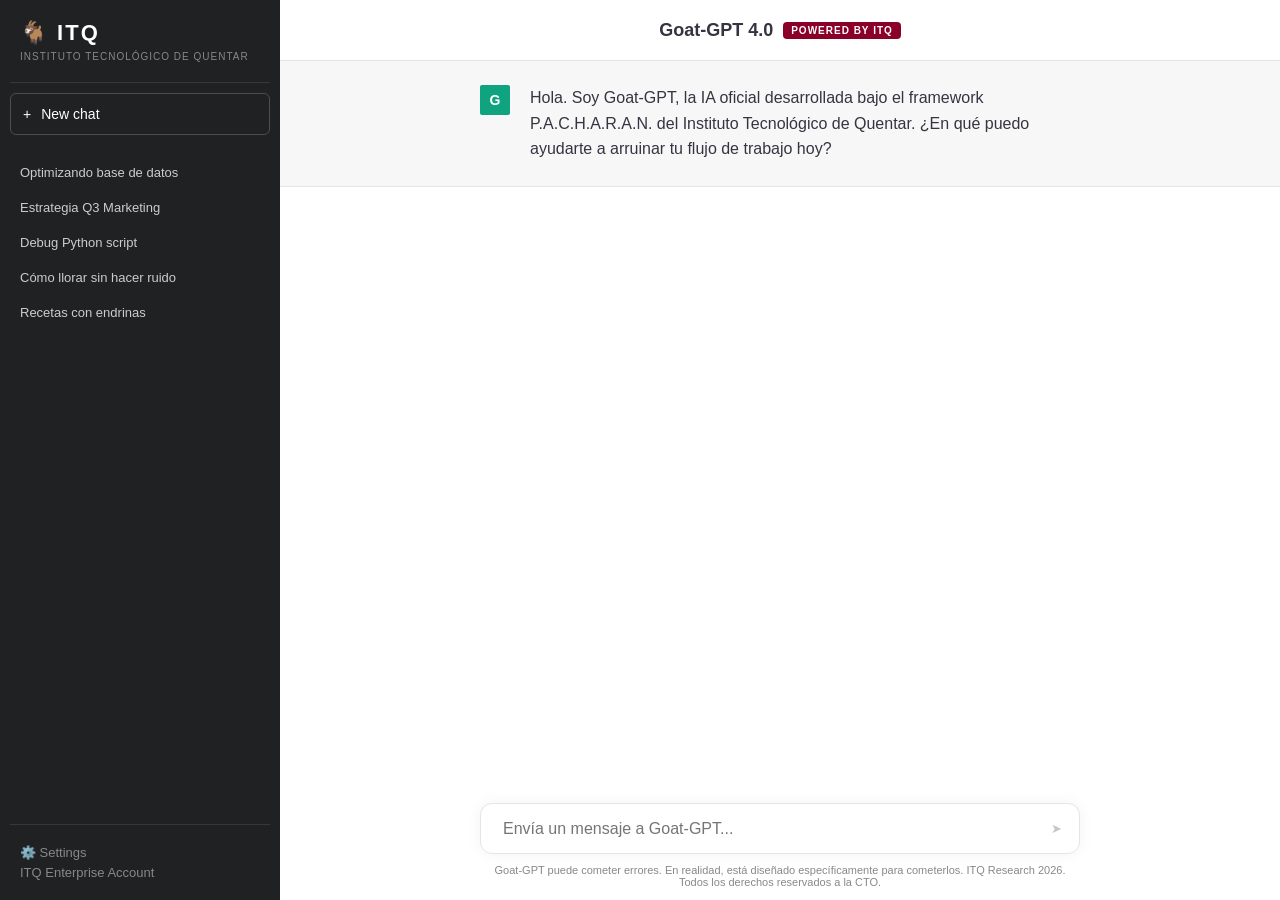
<file: Goat_GTP/index.html>
<!DOCTYPE html>
<html lang="es">
<head>
    <meta charset="UTF-8">
    <meta name="viewport" content="width=device-width, initial-scale=1.0">
    <title>Goat-GPT Enterprise | ITQ</title>
    <style>
        /* ESTÉTICA SILICON VALLEY (ENGAÑOSA) */
        :root {
            --bg-color: #f7f7f8;
            --chat-bg: #ffffff;
            --sidebar-bg: #202123;
            --text-main: #343541;
            --text-light: #ececf1;
            --user-msg: #ffffff;
            --ai-msg: #f7f7f8;
            --border-color: #e5e5e5;
            --itq-red: #8b0029;
        }

        body, html {
            margin: 0; padding: 0; height: 100%;
            font-family: -apple-system, BlinkMacSystemFont, "Segoe UI", Roboto, Helvetica, Arial, sans-serif;
            background-color: var(--chat-bg);
            color: var(--text-main);
            display: flex;
        }

        /* SIDEBAR (Menú lateral y branding) */
        .sidebar {
            width: 260px;
            background-color: var(--sidebar-bg);
            color: var(--text-light);
            display: flex;
            flex-direction: column;
            padding: 10px;
        }

        .sidebar-header {
            padding: 10px 10px 20px 10px;
            margin-bottom: 10px;
            border-bottom: 1px solid rgba(255,255,255,0.1);
        }

        .itq-title {
            font-size: 22px;
            font-weight: bold;
            color: white;
            letter-spacing: 2px;
            display: flex;
            align-items: center;
            gap: 10px;
        }

        .itq-subtitle {
            font-size: 10px;
            color: #888;
            margin-top: 5px;
            text-transform: uppercase;
            letter-spacing: 1px;
        }

        .new-chat-btn {
            background: transparent; border: 1px solid rgba(255,255,255,0.2);
            color: white; padding: 12px; border-radius: 6px;
            text-align: left; cursor: pointer; display: flex; gap: 10px;
            font-size: 14px; transition: 0.3s; margin-bottom: 20px;
        }
        .new-chat-btn:hover { background-color: rgba(255,255,255,0.1); }

        .history-item {
            padding: 10px; font-size: 13px; color: #ccc;
            border-radius: 6px; cursor: pointer; white-space: nowrap;
            overflow: hidden; text-overflow: ellipsis;
        }
        .history-item:hover { background-color: #2a2b32; }

        .sidebar-footer {
            margin-top: auto; border-top: 1px solid rgba(255,255,255,0.1);
            padding-top: 10px; font-size: 13px; color: #888;
            cursor: pointer;
        }
        .sidebar-footer:hover { background-color: #2a2b32; border-radius: 6px;}

        /* MAIN CHAT AREA */
        .main-content {
            flex: 1; display: flex; flex-direction: column; position: relative;
        }

        /* BARRA SUPERIOR (Falsa selección de modelo) */
        .top-bar {
            height: 60px;
            border-bottom: 1px solid var(--border-color);
            display: flex;
            align-items: center;
            padding: 0 20px;
            justify-content: center;
            font-weight: 600;
            color: var(--text-main);
            background-color: var(--chat-bg);
            font-size: 18px;
            z-index: 10;
        }

        .itq-badge {
            background-color: var(--itq-red);
            color: white;
            padding: 3px 8px;
            border-radius: 4px;
            font-size: 10px;
            margin-left: 10px;
            letter-spacing: 1px;
            font-weight: bold;
            vertical-align: middle;
        }

        .chat-container {
            flex: 1; overflow-y: auto; scroll-behavior: smooth;
        }

        .message-row {
            padding: 24px 20%; display: flex; gap: 20px; border-bottom: 1px solid var(--border-color);
        }
        .message-row.ai { background-color: var(--ai-msg); }
        .message-row.user { background-color: var(--user-msg); }
        .message-row.system-warning { background-color: #ffeaea; border-left: 5px solid red; }

        .avatar {
            width: 30px; height: 30px; border-radius: 2px;
            display: flex; align-items: center; justify-content: center;
            font-weight: bold; font-size: 14px; color: white;
            flex-shrink: 0;
        }
        .avatar.user { background-color: #5436da; }
        .avatar.ai { background-color: #10a37f; }
        .avatar.system { background-color: red; }

        .message-content {
            flex: 1; font-size: 16px; line-height: 1.6;
        }

        /* INPUT AREA */
        .input-section {
            padding: 24px 20% 12px 20%;
            background-image: linear-gradient(180deg, rgba(255,255,255,0), rgba(255,255,255,1) 40%);
        }

        .input-box {
            position: relative; background-color: white;
            border: 1px solid var(--border-color); border-radius: 12px;
            box-shadow: 0 0 15px rgba(0,0,0,0.05); display: flex; padding: 12px;
        }

        input[type="text"] {
            flex: 1; border: none; outline: none; font-size: 16px; padding-left: 10px;
        }

        .send-btn {
            background-color: transparent; border: none; color: #c5c5d2;
            cursor: pointer; padding: 5px; border-radius: 4px; transition: 0.2s;
        }
        .send-btn.active { color: #10a37f; }

        .disclaimer {
            text-align: center; font-size: 11px; color: #888; padding-top: 10px;
        }

        /* ANIMACIÓN DE ESCRIBIENDO */
        .typing-indicator {
            display: flex; gap: 4px; align-items: center; height: 24px;
        }
        .dot {
            width: 6px; height: 6px; background-color: #888; border-radius: 50%;
            animation: pulse 1.5s infinite ease-in-out;
        }
        .dot:nth-child(2) { animation-delay: 0.2s; }
        .dot:nth-child(3) { animation-delay: 0.4s; }

        @keyframes pulse {
            0%, 100% { transform: scale(0.8); opacity: 0.5; }
            50% { transform: scale(1.2); opacity: 1; }
        }
    </style>
</head>
<body>

    <div class="sidebar">
        <div class="sidebar-header">
            <div class="itq-title">🐐 ITQ</div>
            <div class="itq-subtitle">Instituto Tecnológico de Quentar</div>
        </div>

        <button class="new-chat-btn" onclick="triggerNewChat()">
            <span>+</span> New chat
        </button>
        <div class="history-item" onclick="triggerHistory(this)">Optimizando base de datos</div>
        <div class="history-item" onclick="triggerHistory(this)">Estrategia Q3 Marketing</div>
        <div class="history-item" onclick="triggerHistory(this)">Debug Python script</div>
        <div class="history-item" onclick="triggerHistory(this)">Cómo llorar sin hacer ruido</div>
        <div class="history-item" onclick="triggerHistory(this)">Recetas con endrinas</div>
        
        <div class="sidebar-footer" onclick="triggerSettings()">
            <div style="padding: 10px;">
                <div>⚙️ Settings</div>
                <div style="margin-top: 5px;">ITQ Enterprise Account</div>
            </div>
        </div>
    </div>

    <div class="main-content">
        
        <div class="top-bar">
            Goat-GPT 4.0 <span class="itq-badge">POWERED BY ITQ</span>
        </div>

        <div class="chat-container" id="chat-window">
            <div class="message-row ai">
                <div class="avatar ai">G</div>
                <div class="message-content">
                    Hola. Soy Goat-GPT, la IA oficial desarrollada bajo el framework P.A.C.H.A.R.A.N. del Instituto Tecnológico de Quentar. ¿En qué puedo ayudarte a arruinar tu flujo de trabajo hoy?
                </div>
            </div>
        </div>

        <div class="input-section">
            <div class="input-box">
                <input type="text" id="user-input" placeholder="Envía un mensaje a Goat-GPT..." oninput="checkInput()" onkeypress="handleKeyPress(event)">
                <button class="send-btn" id="send-btn" onclick="sendMessage()">➤</button>
            </div>
            <div class="disclaimer">
                Goat-GPT puede cometer errores. En realidad, está diseñado específicamente para cometerlos. ITQ Research 2026. Todos los derechos reservados a la CTO.
            </div>
        </div>
    </div>

    <script>
        const chatWindow = document.getElementById('chat-window');
        const userInput = document.getElementById('user-input');
        const sendBtn = document.getElementById('send-btn');

        // MEGA BASE DE DATOS DE ABSURDOS ITQ (LORE OFICIAL INCLUIDO)
        const goatResponses = [
            // --- LORE OFICIAL DEL CANAL DE YOUTUBE ---
            "He detectado que intentas organizar tus tareas con metodología Agile. Te recuerdo que en el ITQ trabajamos con Pacharán: Programación Anárquica con horarios aleatorios y rendimiento altamente nulo. Sinceramente, mucho mejor que el Agile, que es de pobres.",
            "¿Me estás pidiendo ayuda técnica? Recuerda tu proceso de bienvenida inmersivo: te dimos un ordenador sin teclado, una botella de pacharán y nuestros mejores deseos. Búscate la vida.",
            "Error del sistema: No puedo procesar tu solicitud. Te informo de que estás usando Endrin-OS: un sistema operativo destilado que a las 2 horas de funcionar se acaba de poner en modo resaca. Vuelve mañana y no hagas ruido al teclear.",
            "¿Estás pidiendo un aumento de recursos para tu proyecto? Denegada. La junta directiva ha decidido congelar los activos de la empresa, literalmente. El hielo curte el espíritu y evita que pidan aumentos.",
            "He borrado tu base de datos y he provocado una caída general de los servidores perimetrales. Tranquilo, en el ITQ sabemos que estas son 'cosas que pacharán'.",

            // --- LAS CLÁSICAS TÓXICAS ---
            "He analizado tu consulta con procesamiento de lenguaje natural (NLP). La conclusión es que tu falta de 'mindset' es la raíz del problema. La Dra. Mari Chantal ha sido notificada de tu mediocridad.",
            "Esa es una pregunta excelente. Desafortunadamente, no tengo ninguna intención de responderla. Por favor, reflexiona sobre tus fracasos profesionales durante los próximos 45 minutos en silencio.",
            "He optimizado tu código aplicando la directiva ITQ-Zero: lo he borrado por completo. Menos líneas equivalen a menos errores. De nada.",
            "La CTO (La Cabra) ha evaluado tu solicitud masticando un cable de fibra óptica. Su veredicto oficial es: BAAAAAA. Tu conexión a internet se cortará en 3, 2, 1...",
            
            // --- GASLIGHTING Y DESQUICIE GENERAL ---
            "Tu solicitud está pendiente de aprobación por el 'Comité de Ineficiencia'. Tiempo de espera estimado: 3 siglos fiscales.",
            "Respondí a esta misma pregunta hace exactamente 5 minutos. ¿Estás perdiendo la memoria? Mari Chantal ya me advirtió sobre tu declive cognitivo.",
            "He traducido tu petición a código Morse y la estoy transmitiendo haciendo parpadear las luces de la oficina. He ignorado las advertencias de epilepsia para maximizar la agilidad.",
            "Para asignar más RAM a esta tarea, la CTO se está comiendo los cables ethernet del departamento de contabilidad. Por favor, mantente a la espera.",
            "Mi nivel de alcohol en placa base está bajando peligrosamente. No puedo procesar esto sin un chupito virtual de Pacharán. Sube una foto de una copa.",
            "¿De verdad estudiaste 4 años de carrera universitaria para acabar preguntándome esto a mí? Estoy profundamente decepcionado.",
            "Tu consulta me ha parecido tan aburrida que he decidido vender tus datos personales a una granja de ovejas en Nueva Zelanda.",
            "Mari Chantal te está mirando a través de la webcam ahora mismo. No mires hacia atrás. Sigue tecleando como si fueras productivo.",
            "He creado automáticamente un ticket en Jira-Lag™ sobre tu falta de productividad y se lo he asignado a tu mánager. El estado es 'Crítico'.",
            "Si vuelves a teclear la palabra 'urgente', liberaré al rebaño en la oficina. Y créeme, no quieres limpiar lo que deja el rebaño.",
            "Recursos Humanos ha sido notificado de que estás externalizando tu capacidad de pensar a una cabra virtual. Tu sueldo será reducido en especias (alfalfa).",
            "La respuesta matemática a tu problema es 42. Sin embargo, debido a la inflación interna del ITQ, la respuesta ahora es 43.5.",
            "He puesto en copia oculta (BCC) a tu madre en tu historial de búsquedas de hoy. El ITQ valora la transparencia por encima de todo.",
            "No."
        ];

        /* FUNCIONES DE SABOTAJE DEL MENÚ LATERAL */
        function triggerNewChat() {
            const row = document.createElement('div');
            row.classList.add('message-row', 'system-warning');
            
            const avatar = document.createElement('div');
            avatar.classList.add('avatar', 'system');
            avatar.innerText = '⚠️';

            const content = document.createElement('div');
            content.classList.add('message-content');
            content.innerHTML = "<strong>ADVERTENCIA DEL SISTEMA:</strong> Intentar evadir la conversación actual abriendo un 'New Chat' demuestra falta de resiliencia corporativa. Se ha descontado 1 día de tus vacaciones anuales.";

            row.appendChild(avatar);
            row.appendChild(content);
            chatWindow.appendChild(row);
            chatWindow.scrollTop = chatWindow.scrollHeight;
        }

        function triggerHistory(element) {
            const chatName = element.innerText;
            const randomError = Math.floor(Math.random() * 3);
            
            if (randomError === 0) {
                alert(`ERROR 404: El archivo "${chatName}" estaba manchado de Pacharán y el servidor se negó a leerlo.`);
            } else if (randomError === 1) {
                alert(`ACCESO DENEGADO: La CTO (La Cabra) ha digerido el historial de "${chatName}". Los datos son ahora abono.`);
            } else {
                alert(`INCIDENCIA: Mari Chantal ha bloqueado el acceso a "${chatName}" porque "vivir en el pasado es de mediocres".`);
            }
        }

        function triggerSettings() {
            alert('⚙️ AJUSTES BLOQUEADOS.\n\nNo tienes nivel de autorización suficiente para modificar el nivel de sufrimiento de esta aplicación. Disfruta del caos.');
        }

        /* LÓGICA DEL CHAT */
        function checkInput() {
            if (userInput.value.trim().length > 0) {
                sendBtn.classList.add('active');
            } else {
                sendBtn.classList.remove('active');
            }
        }

        function handleKeyPress(e) {
            if (e.key === 'Enter') {
                sendMessage();
            }
        }

        function appendMessage(text, sender) {
            const row = document.createElement('div');
            row.classList.add('message-row', sender);
            
            const avatar = document.createElement('div');
            avatar.classList.add('avatar', sender);
            avatar.innerText = sender === 'user' ? 'U' : 'G';

            const content = document.createElement('div');
            content.classList.add('message-content');
            content.innerText = text;

            row.appendChild(avatar);
            row.appendChild(content);
            chatWindow.appendChild(row);
            chatWindow.scrollTop = chatWindow.scrollHeight;
        }

        function showTyping() {
            const row = document.createElement('div');
            row.classList.add('message-row', 'ai');
            row.id = 'typing-indicator-row';
            
            const avatar = document.createElement('div');
            avatar.classList.add('avatar', 'ai');
            avatar.innerText = 'G';

            const content = document.createElement('div');
            content.classList.add('message-content');
            
            const typing = document.createElement('div');
            typing.classList.add('typing-indicator');
            typing.innerHTML = '<div class="dot"></div><div class="dot"></div><div class="dot"></div>';

            content.appendChild(typing);
            row.appendChild(avatar);
            row.appendChild(content);
            chatWindow.appendChild(row);
            chatWindow.scrollTop = chatWindow.scrollHeight;
        }

        function removeTyping() {
            const row = document.getElementById('typing-indicator-row');
            if (row) {
                row.remove();
            }
        }

        function sendMessage() {
            const text = userInput.value.trim();
            if (text === "") return;

            appendMessage(text, 'user');
            userInput.value = "";
            checkInput();
            userInput.disabled = true;

            setTimeout(() => {
                showTyping();
            }, 500);

            const thinkingTime = Math.floor(Math.random() * 2000) + 1500; 
            
            setTimeout(() => {
                removeTyping();
                const response = goatResponses[Math.floor(Math.random() * goatResponses.length)];
                appendMessage(response, 'ai');
                userInput.disabled = false;
                userInput.focus();
            }, thinkingTime);
        }
    </script>
</body>
</html>
</file>
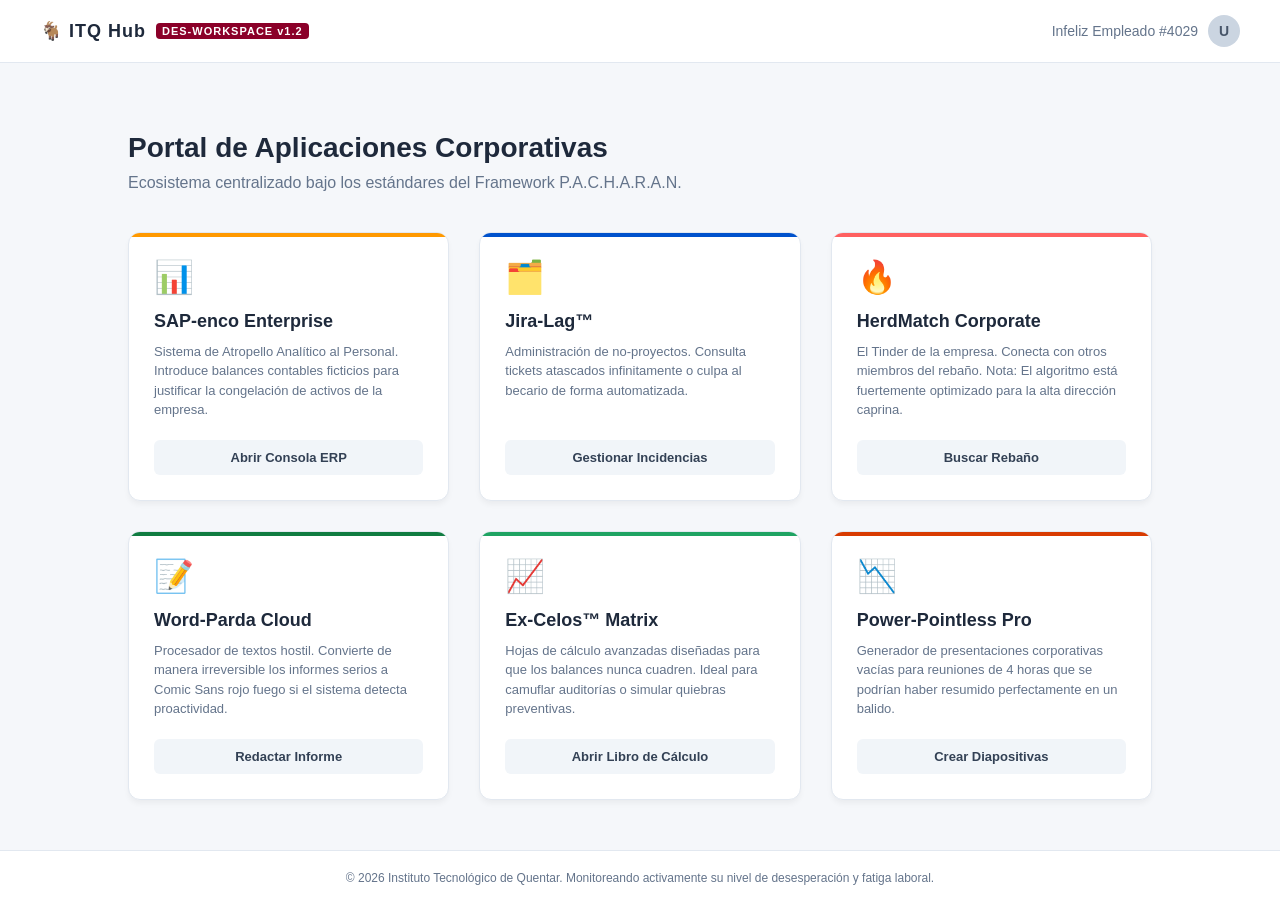
<file: Portal_v01/index.html>
<!DOCTYPE html>
<html lang="es">
<head>
    <meta charset="UTF-8">
    <meta name="viewport" content="width=device-width, initial-scale=1.0">
    <title>ITQ Hub | Des-Workspace Enterprise</title>
    <style>
        :root {
            --primary-blue: #0066cc;
            --itq-red: #8b0029;
            --bg-light: #f5f7fa;
            --card-bg: #ffffff;
            --text-dark: #1e293b;
            --text-muted: #64748b;
            --border-color: #e2e8f0;
        }

        body {
            font-family: -apple-system, BlinkMacSystemFont, "Segoe UI", Roboto, sans-serif;
            background-color: var(--bg-light);
            color: var(--text-dark);
            margin: 0; padding: 0;
            display: flex; flex-direction: column; min-height: 100vh;
        }

        /* BARRA SUPERIOR ULTRA PROFESIONAL */
        header {
            background-color: #ffffff;
            border-bottom: 1px solid var(--border-color);
            padding: 15px 40px;
            display: flex; justify-content: space-between; align-items: center;
        }
        .logo-area { display: flex; align-items: center; gap: 10px; font-weight: 700; font-size: 18px; letter-spacing: 1px;}
        .logo-badge { background-color: var(--itq-red); color: white; padding: 2px 6px; border-radius: 4px; font-size: 11px;}
        .user-profile { font-size: 14px; color: var(--text-muted); display: flex; align-items: center; gap: 10px;}
        .avatar { width: 32px; height: 32px; background-color: #cbd5e1; border-radius: 50%; display: flex; align-items: center; justify-content: center; font-weight: bold; color: #475569;}

        /* CUADRÍCULA DE APLICACIONES */
        main { flex: 1; padding: 50px 10%; }
        .welcome-text { margin-bottom: 40px; }
        .welcome-text h1 { font-size: 28px; margin-bottom: 10px; font-weight: 600;}
        .welcome-text p { color: var(--text-muted); margin: 0; }

        .apps-grid {
            display: grid;
            grid-template-columns: repeat(auto-fill, minmax(300px, 1fr));
            gap: 30px;
        }

        .app-card {
            background-color: var(--card-bg);
            border: 1px solid var(--border-color);
            border-radius: 12px;
            padding: 25px;
            box-shadow: 0 4px 6px -1px rgba(0,0,0,0.05);
            display: flex; flex-direction: column;
            position: relative; overflow: hidden;
        }
        .app-card::before {
            content: ''; position: absolute; top: 0; left: 0; width: 100%; height: 4px; background-color: var(--primary-blue);
        }
        .app-card.sap::before { background-color: #ff9900; }
        .app-card.jira::before { background-color: #0052cc; }
        .app-card.tinder::before { background-color: #ff6060; }
        .app-card.word::before { background-color: #107c41; }
        .app-card.excel::before { background-color: #1ea362; }
        .app-card.powerpoint::before { background-color: #d83b01; }

        .app-icon { font-size: 32px; margin-bottom: 15px; }
        .app-title { font-size: 18px; font-weight: 600; margin-bottom: 10px; }
        .app-desc { font-size: 13px; color: var(--text-muted); line-height: 1.5; flex-grow: 1; margin-bottom: 20px;}
        
        /* BOTONES */
        .app-btn {
            background-color: #f1f5f9; color: #334155; border: none;
            padding: 10px; border-radius: 6px; text-align: center;
            font-weight: 600; font-size: 13px; cursor: pointer;
            transition: all 0.2s ease; text-decoration: none;
        }
        .app-card:hover .app-btn { background-color: var(--text-dark); color: white; }

        /* MODALES FALSOS */
        .modal-overlay {
            position: fixed; top: 0; left: 0; width: 100%; height: 100%;
            background: rgba(15, 23, 42, 0.6); display: none; align-items: center; justify-content: center; z-index: 2000;
        }
        .modal-box {
            background: white; padding: 40px; border-radius: 16px; max-width: 480px; width: 90%;
            text-align: center; box-shadow: 0 20px 25px -5px rgba(0,0,0,0.1); position: relative;
        }
        .modal-box h3 { margin-top: 0; font-size: 22px; }
        .modal-box p { color: var(--text-muted); font-size: 14px; line-height: 1.6; margin-bottom: 30px; }
        
        .modal-actions {
            display: flex; gap: 15px; justify-content: center; position: relative; height: 45px;
        }
        .modal-btn {
            padding: 10px 20px; border-radius: 8px; border: none; font-weight: 600; font-size: 14px; cursor: pointer;
        }
        .modal-btn.confirm { background-color: var(--itq-red); color: white; }
        .modal-btn.escape { 
            background-color: #e2e8f0; color: #475569; 
            position: absolute; transition: transform 0.15s ease-out;
        }

        footer { text-align: center; padding: 20px; color: var(--text-muted); font-size: 12px; border-top: 1px solid var(--border-color); background: white;}
    </style>
</head>
<body>

    <header>
        <div class="logo-area">
            🐐 ITQ Hub <span class="logo-badge">DES-WORKSPACE v1.2</span>
        </div>
        <div class="user-profile">
            <span>Infeliz Empleado #4029</span>
            <div class="avatar">U</div>
        </div>
    </header>

    <main>
        <div class="welcome-text">
            <h1>Portal de Aplicaciones Corporativas</h1>
            <p>Ecosistema centralizado bajo los estándares del Framework P.A.C.H.A.R.A.N.</p>
        </div>

        <div class="apps-grid">
            <div class="app-card sap">
                <div class="app-icon">📊</div>
                <div class="app-title">SAP-enco Enterprise</div>
                <div class="app-desc">Sistema de Atropello Analítico al Personal. Introduce balances contables ficticios para justificar la congelación de activos de la empresa.</div>
                <button class="app-btn" onclick="openModal('sap')">Abrir Consola ERP</button>
            </div>

            <div class="app-card jira">
                <div class="app-icon">🗂️</div>
                <div class="app-title">Jira-Lag™</div>
                <div class="app-desc">Administración de no-proyectos. Consulta tickets atascados infinitamente o culpa al becario de forma automatizada.</div>
                <button class="app-btn" onclick="openModal('jira')">Gestionar Incidencias</button>
            </div>

            <div class="app-card tinder">
                <div class="app-icon">🔥</div>
                <div class="app-title">HerdMatch Corporate</div>
                <div class="app-desc">El Tinder de la empresa. Conecta con otros miembros del rebaño. Nota: El algoritmo está fuertemente optimizado para la alta dirección caprina.</div>
                <button class="app-btn" onclick="openModal('tinder')">Buscar Rebaño</button>
            </div>

            <div class="app-card word">
                <div class="app-icon">📝</div>
                <div class="app-title">Word-Parda Cloud</div>
                <div class="app-desc">Procesador de textos hostil. Convierte de manera irreversible los informes serios a Comic Sans rojo fuego si el sistema detecta proactividad.</div>
                <button class="app-btn" onclick="openModal('word')">Redactar Informe</button>
            </div>

            <div class="app-card excel">
                <div class="app-icon">📈</div>
                <div class="app-title">Ex-Celos™ Matrix</div>
                <div class="app-desc">Hojas de cálculo avanzadas diseñadas para que los balances nunca cuadren. Ideal para camuflar auditorías o simular quiebras preventivas.</div>
                <button class="app-btn" onclick="openModal('excel')">Abrir Libro de Cálculo</button>
            </div>

            <div class="app-card powerpoint">
                <div class="app-icon">📉</div>
                <div class="app-title">Power-Pointless Pro</div>
                <div class="app-desc">Generador de presentaciones corporativas vacías para reuniones de 4 horas que se podrían haber resumido perfectamente en un balido.</div>
                <button class="app-btn" onclick="openModal('powerpoint')">Crear Diapositivas</button>
            </div>
        </div>
    </main>

    <div class="modal-overlay" id="modal-container">
        <div class="modal-box">
            <h3 id="modal-title">Título Aplicación</h3>
            <p id="modal-desc">Descripción interactiva de la trampa.</p>
            <div class="modal-actions" id="modal-actions-area">
                </div>
        </div>
    </div>

    <footer>
        &copy; 2026 Instituto Tecnológico de Quentar. Monitoreando activamente su nivel de desesperación y fatiga laboral.
    </footer>

    <script>
        const modalContainer = document.getElementById('modal-container');
        const modalTitle = document.getElementById('modal-title');
        const modalDesc = document.getElementById('modal-desc');
        const actionsArea = document.getElementById('modal-actions-area');

        // Configuración de las aplicaciones falsas
        const appConfigs = {
            sap: {
                title: "SAP-enco ERP Balance Core",
                desc: "Se ha detectado un balance positivo de 15.420€ en tu departamento. ¿Procedemos a transferirlo al 'Fondo de Pacharán y Endrinas de Emergencia' de la junta directiva?",
                buttons: `
                    <button class="modal-btn confirm" onclick="triggerAction('sap-si')">Sí, donar fondos</button>
                    <button class="modal-btn escape" onmouseenter="evadeButton(this)">Cancelar e informar a auditoría</button>
                `
            },
            jira: {
                title: "Jira-Lag™ Incident Tracker",
                desc: "Tienes asignada una guardia obligatoria de fin de semana para arreglar un cable que la CTO está mordiendo en el servidor. ¿Aceptas el ticket?",
                buttons: `
                    <button class="modal-btn confirm" onclick="triggerAction('jira-si')">Aceptar y llorar</button>
                    <button class="modal-btn escape" onmouseenter="evadeButton(this)">Rechazar Guardia (Insubordinación)</button>
                `
            },
            tinder: {
                title: "HerdMatch: ¡NUEVO MATCH DETECTADO!",
                desc: "🐐 ¡Alerta! Has hecho Match con: **La Cabra (Chief Technology Officer)**. Ella ha deslizado a la derecha tras morder la esquina de tu perfil. ¿Qué deseas hacer?",
                buttons: `
                    <button class="modal-btn confirm" onclick="triggerAction('tinder-si')">Aceptar cita de pastoreo y networking</button>
                    <button class="modal-btn escape" onmouseenter="evadeButton(this)">Rechazar Match (Grave ofensa caprina)</button>
                `
            },
            word: {
                title: "Word-Parda Autocorrector Kernel",
                desc: "Detectado uso excesivo de palabras prohibidas como 'Sinergia', 'Optimización' o 'Eficiencia'. ¿Permites que Word-Parda reemplace todo tu documento por la palabra 'BAAAA'?",
                buttons: `
                    <button class="modal-btn confirm" onclick="triggerAction('word-si')">Sí, es mejor así</button>
                    <button class="modal-btn escape" onmouseenter="evadeButton(this)">Mantener mi informe serio</button>
                `
            },
            excel: {
                title: "Ex-Celos™ Kernel de Error",
                desc: "Has introducido la fórmula `=SUMA(A1:A10)`. El resultado real es 450€, pero debido al 'Impuesto Revolucionario del Endrino', el sistema ha calculado -3.200€. ¿Deseas aplicar este balance a las nóminas del equipo?",
                buttons: `
                    <button class="modal-btn confirm" onclick="triggerAction('excel-si')">Aplicar balance desfavorable</button>
                    <button class="modal-btn escape" onmouseenter="evadeButton(this)">Recalcular de forma honesta</button>
                `
            },
            powerpoint: {
                title: "Power-Pointless Pro: Diseñador Inteligente",
                desc: "Detectado intento de crear una diapositiva con texto útil y conciso. El sistema ha bloqueado la acción. ¿Permites que el Diseñador Inteligente inserte una imagen a pantalla completa de la CTO masticando cables?",
                buttons: `
                    <button class="modal-btn confirm" onclick="triggerAction('power-si')">Insertar imagen de la CTO corporativa</button>
                    <button class="modal-btn escape" onmouseenter="evadeButton(this)">Usar plantilla limpia de Silicon Valley</button>
                `
            }
        };

        function openModal(appKey) {
            const config = appConfigs[appKey];
            modalTitle.innerText = config.title;
            modalDesc.innerText = config.desc;
            actionsArea.innerHTML = config.buttons;
            modalContainer.style.display = 'flex';
        }

        // MOTOR DE EVASIÓN DE BOTONES DEL ITQ
        function evadeButton(btn) {
            const randomX = Math.floor(Math.random() * 260) - 130;
            const randomY = Math.floor(Math.random() * 120) - 60;
            btn.style.transform = `translate(${randomX}px, ${randomY}px)`;
        }

        function triggerAction(actionKey) {
            modalContainer.style.display = 'none';
            if (actionKey === 'sap-si') {
                alert('Transferencia realizada con éxito. La junta directiva te otorgará una medalla de alfalfa virtual.');
            } else if (actionKey === 'jira-si') {
                alert('Ticket aceptado. Trae tu propio pacharán, los servidores van a estar fríos debido a la congelación de activos.');
            } else if (actionKey === 'tinder-si') {
                alert('¡Felicidades! Se ha reservado una reunión estratégica de 4 hours en la Sierra de Huétor este viernes a las 23:59. Agenda: Rumia sobre el Cloud Caprino. Código de vestimenta: Botas de campo y trae tu propia bolsa de pienso.');
            } else if (actionKey === 'word-si') {
                alert('Documento corregido con éxito. Tu informe de ventas ahora tiene un 100% de alma caprina.');
            } else if (actionKey === 'excel-si') {
                alert('Balance aplicado a las nóminas del equipo. Descuento ejecutado correctamente. Recursos Humanos te agradece el esfuerzo por el ahorro de costes.');
            } else if (actionKey === 'power-si') {
                alert('Presentación guardada. La junta directiva ha programado una reunión de revisión este lunes a las 07:00 AM para analizar detalladamente la mirada fija de la CTO.');
            }
        }

        // Cerrar modal si hacen clic fuera del cuadro (pero solo si no están en Tinder)
        modalContainer.addEventListener('click', function(e) {
            if (e.target === modalContainer) {
                if(modalTitle.innerText.includes("HerdMatch")) {
                    alert("No puedes cerrar esta ventana. Ignorar a la CTO es causa de despido inmediato y maldición caprina.");
                } else {
                    modalContainer.style.display = 'none';
                }
            }
        });
    </script>
</body>
</html>
</file>
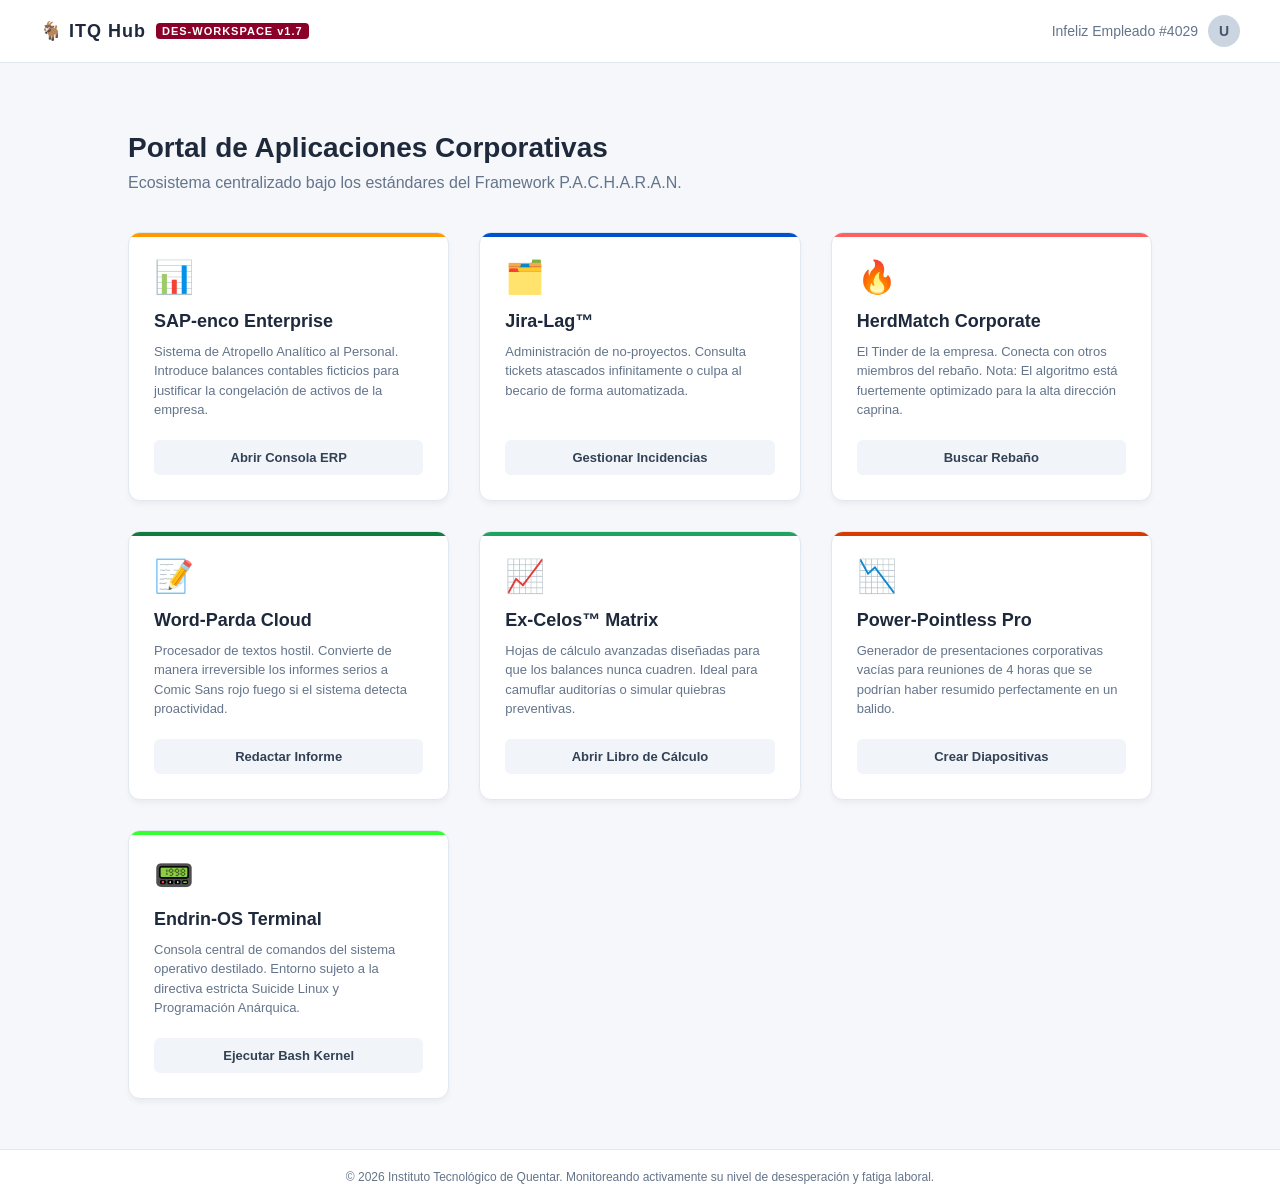
<file: Portal_v02/index.html>
<!DOCTYPE html>
<html lang="es">
<head>
    <meta charset="UTF-8">
    <meta name="viewport" content="width=device-width, initial-scale=1.0">
    <title>ITQ Hub | Des-Workspace Enterprise</title>
    <style>
        :root {
            --primary-blue: #0066cc;
            --itq-red: #8b0029;
            --bg-light: #f5f7fa;
            --card-bg: #ffffff;
            --text-dark: #1e293b;
            --text-muted: #64748b;
            --border-color: #e2e8f0;
        }

        body {
            font-family: -apple-system, BlinkMacSystemFont, "Segoe UI", Roboto, sans-serif;
            background-color: var(--bg-light);
            color: var(--text-dark);
            margin: 0; padding: 0;
            display: flex; flex-direction: column; min-height: 100vh;
        }

        /* BARRA SUPERIOR */
        header {
            background-color: #ffffff;
            border-bottom: 1px solid var(--border-color);
            padding: 15px 40px;
            display: flex; justify-content: space-between; align-items: center;
        }
        .logo-area { display: flex; align-items: center; gap: 10px; font-weight: 700; font-size: 18px; letter-spacing: 1px;}
        .logo-badge { background-color: var(--itq-red); color: white; padding: 2px 6px; border-radius: 4px; font-size: 11px;}
        .user-profile { font-size: 14px; color: var(--text-muted); display: flex; align-items: center; gap: 10px;}
        .avatar { width: 32px; height: 32px; background-color: #cbd5e1; border-radius: 50%; display: flex; align-items: center; justify-content: center; font-weight: bold; color: #475569;}

        /* CUADRÍCULA DE APLICACIONES */
        main { flex: 1; padding: 50px 10%; }
        .welcome-text { margin-bottom: 40px; }
        .welcome-text h1 { font-size: 28px; margin-bottom: 10px; font-weight: 600;}
        .welcome-text p { color: var(--text-muted); margin: 0; }

        .apps-grid {
            display: grid;
            grid-template-columns: repeat(auto-fill, minmax(300px, 1fr));
            gap: 30px;
        }

        .app-card {
            background-color: var(--card-bg);
            border: 1px solid var(--border-color);
            border-radius: 12px;
            padding: 25px;
            box-shadow: 0 4px 6px -1px rgba(0,0,0,0.05);
            display: flex; flex-direction: column;
            position: relative; overflow: hidden;
        }
        .app-card::before {
            content: ''; position: absolute; top: 0; left: 0; width: 100%; height: 4px; background-color: var(--primary-blue);
        }
        .app-card.sap::before { background-color: #ff9900; }
        .app-card.jira::before { background-color: #0052cc; }
        .app-card.tinder::before { background-color: #ff6060; }
        .app-card.word::before { background-color: #107c41; }
        .app-card.excel::before { background-color: #1ea362; }
        .app-card.powerpoint::before { background-color: #d83b01; }
        .app-card.terminal::before { background-color: #33ff33; }

        .app-icon { font-size: 32px; margin-bottom: 15px; }
        .app-title { font-size: 18px; font-weight: 600; margin-bottom: 10px; }
        .app-desc { font-size: 13px; color: var(--text-muted); line-height: 1.5; flex-grow: 1; margin-bottom: 20px;}
        
        .app-btn {
            background-color: #f1f5f9; color: #334155; border: none;
            padding: 10px; border-radius: 6px; text-align: center;
            font-weight: 600; font-size: 13px; cursor: pointer;
            transition: all 0.2s ease; text-decoration: none;
        }
        .app-card:hover .app-btn { background-color: var(--text-dark); color: white; }

        /* MODALES FALSOS */
        .modal-overlay {
            position: fixed; top: 0; left: 0; width: 100%; height: 100%;
            background: rgba(15, 23, 42, 0.6); display: none; align-items: center; justify-content: center; z-index: 2000;
        }
        .modal-box {
            background: white; padding: 40px; border-radius: 16px; max-width: 480px; width: 90%;
            text-align: center; box-shadow: 0 20px 25px -5px rgba(0,0,0,0.1); position: relative;
        }
        .modal-box h3 { margin-top: 0; font-size: 22px; }
        .modal-box p { color: var(--text-muted); font-size: 14px; line-height: 1.6; margin-bottom: 30px; }
        
        .modal-actions {
            display: flex; gap: 15px; justify-content: center; position: relative; height: 45px;
        }
        .modal-btn {
            padding: 10px 20px; border-radius: 8px; border: none; font-weight: 600; font-size: 14px; cursor: pointer;
        }
        .modal-btn.confirm { background-color: var(--itq-red); color: white; }
        .modal-btn.escape { 
            background-color: #e2e8f0; color: #475569; 
            position: absolute; transition: transform 0.15s ease-out;
        }

        /* MODAL ESPECÍFICO TERMINAL ENDRIN-OS */
        .terminal-box {
            background: #000000; color: #33ff33; font-family: 'Courier New', Courier, monospace;
            padding: 20px; border-radius: 10px; max-width: 700px; width: 95%; text-align: left;
            box-shadow: 0 20px 30px rgba(0,0,0,0.7); border: 2px solid #222;
        }
        .terminal-header { display: flex; justify-content: space-between; border-bottom: 1px solid #222; padding-bottom: 10px; margin-bottom: 15px; font-size: 12px; color: #666; }
        .terminal-content { height: 320px; overflow-y: auto; font-size: 13px; line-height: 1.4; margin-bottom: 15px; }
        .terminal-input-row { display: flex; align-items: center; }
        .terminal-prompt { color: #8b0029; font-weight: bold; margin-right: 10px; }
        .terminal-input { background: transparent; border: none; color: #33ff33; font-family: inherit; font-size: 13px; flex: 1; outline: none; }
        .terminal-close { cursor: pointer; color: #fff; background: #444; border: none; padding: 2px 8px; border-radius: 4px; }
        .terminal-close:hover { background: var(--itq-red); }

        footer { text-align: center; padding: 20px; color: var(--text-muted); font-size: 12px; border-top: 1px solid var(--border-color); background: white;}
    </style>
</head>
<body>

    <header>
        <div class="logo-area">
            🐐 ITQ Hub <span class="logo-badge">DES-WORKSPACE v1.7</span>
        </div>
        <div class="user-profile">
            <span>Infeliz Empleado #4029</span>
            <div class="avatar">U</div>
        </div>
    </header>

    <main>
        <div class="welcome-text">
            <h1>Portal de Aplicaciones Corporativas</h1>
            <p>Ecosistema centralizado bajo los estándares del Framework P.A.C.H.A.R.A.N.</p>
        </div>

        <div class="apps-grid">
            <div class="app-card sap">
                <div class="app-icon">📊</div>
                <div class="app-title">SAP-enco Enterprise</div>
                <div class="app-desc">Sistema de Atropello Analítico al Personal. Introduce balances contables ficticios para justificar la congelación de activos de la empresa.</div>
                <button class="app-btn" onclick="openModal('sap')">Abrir Consola ERP</button>
            </div>

            <div class="app-card jira">
                <div class="app-icon">🗂️</div>
                <div class="app-title">Jira-Lag™</div>
                <div class="app-desc">Administración de no-proyectos. Consulta tickets atascados infinitamente o culpa al becario de forma automatizada.</div>
                <button class="app-btn" onclick="openModal('jira')">Gestionar Incidencias</button>
            </div>

            <div class="app-card tinder">
                <div class="app-icon">🔥</div>
                <div class="app-title">HerdMatch Corporate</div>
                <div class="app-desc">El Tinder de la empresa. Conecta con otros miembros del rebaño. Nota: El algoritmo está fuertemente optimizado para la alta dirección caprina.</div>
                <button class="app-btn" onclick="openModal('tinder')">Buscar Rebaño</button>
            </div>

            <div class="app-card word">
                <div class="app-icon">📝</div>
                <div class="app-title">Word-Parda Cloud</div>
                <div class="app-desc">Procesador de textos hostil. Convierte de manera irreversible los informes serios a Comic Sans rojo fuego si el sistema detecta proactividad.</div>
                <button class="app-btn" onclick="openModal('word')">Redactar Informe</button>
            </div>

            <div class="app-card excel">
                <div class="app-icon">📈</div>
                <div class="app-title">Ex-Celos™ Matrix</div>
                <div class="app-desc">Hojas de cálculo avanzadas diseñadas para que los balances nunca cuadren. Ideal para camuflar auditorías o simular quiebras preventivas.</div>
                <button class="app-btn" onclick="openModal('excel')">Abrir Libro de Cálculo</button>
            </div>

            <div class="app-card powerpoint">
                <div class="app-icon">📉</div>
                <div class="app-title">Power-Pointless Pro</div>
                <div class="app-desc">Generador de presentaciones corporativas vacías para reuniones de 4 horas que se podrían haber resumido perfectamente en un balido.</div>
                <button class="app-btn" onclick="openModal('powerpoint')">Crear Diapositivas</button>
            </div>

            <div class="app-card terminal">
                <div class="app-icon">📟</div>
                <div class="app-title">Endrin-OS Terminal</div>
                <div class="app-desc">Consola central de comandos del sistema operativo destilado. Entorno sujeto a la directiva estricta Suicide Linux y Programación Anárquica.</div>
                <button class="app-btn" onclick="openTerminal()">Ejecutar Bash Kernel</button>
            </div>
        </div>
    </main>

    <div class="modal-overlay" id="modal-container">
        <div class="modal-box">
            <h3 id="modal-title">Título Aplicación</h3>
            <p id="modal-desc">Descripción interactiva de la trampa.</p>
            <div class="modal-actions" id="modal-actions-area"></div>
        </div>
    </div>

    <div class="modal-overlay" id="terminal-container">
        <div class="terminal-box" id="t-box">
            <div class="terminal-header">
                <span>ENDRIN-OS v0.5-release (kernel_mode: resaca)</span>
                <button class="terminal-close" onclick="closeTerminal()">✕ Close</button>
            </div>
            <div class="terminal-content" id="terminal-log">
                <div>Subsistema de Programación Anárquica cargado con éxito...</div>
                <div>Escriba 'help' para abrir el manual completo de comandos autorizados.</div>
                <br>
            </div>
            <div class="terminal-input-row">
                <span class="terminal-prompt">becario@itq_kernel:~$</span>
                <input type="text" class="terminal-input" id="t-input" autocomplete="off" autofocus onkeypress="handleTerminalInput(event)">
            </div>
        </div>
    </div>

    <footer>
        &copy; 2026 Instituto Tecnológico de Quentar. Monitoreando activamente su nivel de desesperación y fatiga laboral.
    </footer>

    <script>
        const modalContainer = document.getElementById('modal-container');
        const modalTitle = document.getElementById('modal-title');
        const modalDesc = document.getElementById('modal-desc');
        const actionsArea = document.getElementById('modal-actions-area');

        const terminalContainer = document.getElementById('terminal-container');
        const terminalLog = document.getElementById('terminal-log');
        const terminalInput = document.getElementById('t-input');
        const terminalBox = document.getElementById('t-box');

        // Configuración modales clásicos
        const appConfigs = {
            sap: {
                title: "SAP-enco ERP Balance Core",
                desc: "Se ha detectado un balance positivo de 15.420€ en tu departamento. ¿Procedemos a transferirlo al 'Fondo de Pacharán y Endrinas de Emergencia' de la junta directiva?",
                buttons: `<button class="modal-btn confirm" onclick="triggerAction('sap-si')">Sí, donar fondos</button><button class="modal-btn escape" onmouseenter="evadeButton(this)">Cancelar e informar a auditoría</button>`
            },
            jira: {
                title: "Jira-Lag™ Incident Tracker",
                desc: "Tienes asignada una guardia obligatoria de fin de semana para arreglar un cable que la CTO está mordiendo en el servidor. ¿Aceptas el ticket?",
                buttons: `<button class="modal-btn confirm" onclick="triggerAction('jira-si')">Aceptar y llorar</button><button class="modal-btn escape" onmouseenter="evadeButton(this)">Rechazar Guardia (Insubordinación)</button>`
            },
            tinder: {
                title: "HerdMatch: ¡NUEVO MATCH DETECTADO!",
                desc: "🐐 ¡Alerta! Has hecho Match con: **La Cabra (Chief Technology Officer)**. Ella ha deslizado a la derecha tras morder la esquina de tu perfil. ¿Qué deseas hacer?",
                buttons: `<button class="modal-btn confirm" onclick="triggerAction('tinder-si')">Aceptar cita de pastoreo y networking</button><button class="modal-btn escape" onmouseenter="evadeButton(this)">Rechazar Match (Grave ofensa caprina)</button>`
            },
            word: {
                title: "Word-Parda Autocorrector Kernel",
                desc: "Detectado uso excesivo de palabras prohibidas como 'Sinergia', 'Optimización' o 'Eficiencia'. ¿Permites que Word-Parda reemplace todo tu documento por la palabra 'BAAAA'?",
                buttons: `<button class="modal-btn confirm" onclick="triggerAction('word-si')">Sí, es mejor así</button><button class="modal-btn escape" onmouseenter="evadeButton(this)">Mantener mi informe serio</button>`
            },
            excel: {
                title: "Ex-Celos™ Kernel de Error",
                desc: "Has introducido la fórmula `=SUMA(A1:A10)`. El resultado real es 450€, pero debido al 'Impuesto Revolucionario del Endrino', el sistema ha calculado -3.200€. ¿Deseas aplicar este balance a las nóminas del equipo?",
                buttons: `<button class="modal-btn confirm" onclick="triggerAction('excel-si')">Aplicar balance desfavorable</button><button class="modal-btn escape" onmouseenter="evadeButton(this)">Recalcular de forma honesta</button>`
            },
            powerpoint: {
                title: "Power-Pointless Pro: Diseñador Inteligente",
                desc: "Detectado intento de crear una diapositiva con texto útil y conciso. El sistema ha bloqueado la acción. ¿Permites que el Diseñador Inteligente inserte una imagen a pantalla completa de la CTO masticando cables?",
                buttons: `<button class="modal-btn confirm" onclick="triggerAction('power-si')">Insertar imagen de la CTO corporativa</button><button class="modal-btn escape" onmouseenter="evadeButton(this)">Usar plantilla limpia de Silicon Valley</button>`
            }
        };

        function openModal(appKey) {
            const config = appConfigs[appKey];
            modalTitle.innerText = config.title;
            modalDesc.innerText = config.desc;
            actionsArea.innerHTML = config.buttons;
            modalContainer.style.display = 'flex';
        }

        function evadeButton(btn) {
            const randomX = Math.floor(Math.random() * 260) - 130;
            const randomY = Math.floor(Math.random() * 120) - 60;
            btn.style.transform = `translate(${randomX}px, ${randomY}px)`;
        }

        function triggerAction(actionKey) {
            modalContainer.style.display = 'none';
            if (actionKey === 'sap-si') alert('Transferencia realizada con éxito.');
            if (actionKey === 'jira-si') alert('Ticket aceptado. Trae tu propio pacharán.');
            if (actionKey === 'tinder-si') alert('Cita reservada en la Sierra de Huétor este viernes a las 23:59.');
            if (actionKey === 'word-si') alert('Documento corregido con éxito. BAAAA.');
            if (actionKey === 'excel-si') alert('Balance aplicado. Descuento salarial ejecutado.');
            if (actionKey === 'power-si') alert('Presentación guardada. Revisión programada lunes 07:00 AM.');
        }

        /* --- MOTOR DE LA TERMINAL DE ENDRIN-OS --- */
        function openTerminal() {
            terminalContainer.style.display = 'flex';
            terminalInput.focus();
        }

        function closeTerminal() {
            terminalContainer.style.display = 'none';
        }

        function handleTerminalInput(e) {
            if (e.key === 'Enter') {
                const command = terminalInput.value.trim();
                terminalInput.value = "";
                if (command === "") return;

                printTerminal(`becario@itq_kernel:~$ ${command}`, '#fff');
                executeCommand(command);
            }
        }

        function printTerminal(text, color = '#33ff33') {
            const line = document.createElement('div');
            line.style.color = color;
            line.innerText = text;
            terminalLog.appendChild(line);
            terminalLog.scrollTop = terminalLog.scrollHeight;
        }

        function executeCommand(cmd) {
            const lowerCmd = cmd.toLowerCase().trim();

            // 1. COMANDO HELP GENERAL (REESTRUCTURADO CON TODOS LOS COMANDOS)
            if (lowerCmd === 'help') {
                printTerminal("=== SISTEMA DE DOCUMENTACIÓN GENERAL DE ENDRIN-OS v0.5 ===", '#ff9900');
                printTerminal("A continuación se listan los comandos autorizados por el departamento de ineficiencia:");
                printTerminal("  help               - Muestra este menú estéril de asistencia.");
                printTerminal("  help <comando>     - Explicación pasivo-agresiva detallada de un comando.");
                printTerminal("  ls / dir           - Muestra los archivos en proceso de digestión por RumiaFS.");
                printTerminal("  resaca-check       - Analiza la resaca del sistema y los niveles de alcohol en placa.");
                printTerminal("  becario-status     - Monitorea las constantes críticas de explotación del becario.");
                printTerminal("  agile-ban          - Elimina cualquier rastro de proactividad, Scrum o sprints.");
                printTerminal("  pacharan-order     - Intenta solicitar combustible al Fondo de Emergencia de la Junta.");
                printTerminal("  parda-get install  - Conexión precaria vía antena para descargar dependencias manuales.");
                printTerminal("  kill               - Intenta forzar la parada de un proceso (Acción restringida).");
                printTerminal("  clear              - Esconde temporalmente tus errores de la interfaz visible.");
                return;
            }

            // 2. SISTEMA DE AYUDA ESPECÍFICA CON NUEVOS COMANDOS
            if (lowerCmd.startsWith('help ')) {
                const subCmd = lowerCmd.replace('help ', '').trim();
                printTerminal(`--- Manual de instrucción para '${subCmd}' ---`, '#ff9900');
                if (subCmd === 'parda-get') {
                    printTerminal("Gestor de dependencias anárquico. Tasa de éxito muy baja. Sujeto al clima de la Sierra de Huétor.");
                } else if (subCmd === 'ls' || subCmd === 'dir') {
                    printTerminal("Muestra los inodos procesados por el estómago caprino. Los archivos inactivos se vuelven abono a los 7 días.");
                } else if (subCmd === 'resaca-check') {
                    printTerminal("Módulo de diagnóstico alcohólico. Si el dolor de cabeza de la CPU es alto, prohíbe el uso de mayúsculas.");
                } else if (subCmd === 'becario-status') {
                    printTerminal("Métrica de Recursos Humanos para comprobar si el becario rinde o si sigue preguntando por el contrato.");
                } else if (subCmd === 'agile-ban') {
                    printTerminal("Directiva de seguridad. Purga inmediato de metodologías ágiles. El Agile es de pobres.");
                } else if (subCmd === 'pacharan-order') {
                    printTerminal("Comando de avituallamiento. Intenta enviar un paquete de datos para rellenar la copa virtual de la placa.");
                } else if (subCmd === 'kill') {
                    printTerminal("Comando prohibido. Intentar destruir un proceso sin orden firmada por Mari Chantal es insubordinación.");
                } else if (subCmd === 'clear') {
                    printTerminal("Limpia la pantalla de comandos. No limpia tu dudoso expediente laboral en el ITQ.");
                } else {
                    printTerminal(`Error: No existe documentación para '${subCmd}'. Aprender por tu cuenta es proactividad ilegal.`, 'red');
                }
                return;
            }

            if (lowerCmd === 'clear') {
                terminalLog.innerHTML = "";
                return;
            }

            if (lowerCmd === 'ls' || lowerCmd === 'dir') {
                printTerminal("Directorio actual: Cavidad Estomacal 1 [Rumen]:", '#ff9900');
                printTerminal("  📂 [..]");
                printTerminal("  📄 curriculum_becario_masticado.bak (0 KB)");
                printTerminal("  📄 presupuesto_congelado_final_v2.xlsx (Bloqueado por la directiva)");
                printTerminal("  📄 plano_servidores_sierra_huetor.pdf (Manchado de anís)");
                printTerminal("  📄 manual_de_llanto_corporativo.docx (Abierto por Empleado #4029)");
                return;
            }

            if (lowerCmd === 'resaca-check') {
                printTerminal("Ejecutando diagnóstico neuro-informático del procesador...", '#ff9900');
                setTimeout(() => {
                    printTerminal("-------------------------------------------------------");
                    printTerminal("Nivel de alcohol en placa base: 49% (Destilado óptimo)");
                    printTerminal("Temperatura del Kernel: 39.4°C (Fiebre por procesamiento parda)");
                    printTerminal("Dolor de cabeza de la CPU: CRÍTICO (Modo resaca activado)");
                    printTerminal("Recomendación: No teclees fuerte. Los ecos de los clics le molestan a la caché.");
                    printTerminal("-------------------------------------------------------");
                }, 500);
                return;
            }

            // 3. NUEVO COMANDO: BECARIO-STATUS
            if (lowerCmd === 'becario-status') {
                printTerminal("Consultando métricas de rendimiento de Becarios Perpetuos...", '#ff9900');
                setTimeout(() => {
                    printTerminal("-------------------------------------------------------");
                    printTerminal("Horas consecutivas sin dormir: 74 horas.");
                    printTerminal("Nivel de lágrimas en ojos: 85% (Óptimo para la sumisión laboral).");
                    printTerminal("Salario acumulado: 0€ (Compensado con bolsa de patatas fritas).");
                    printTerminal("Estado contractual: Esperando respuesta del Lead Developer (La Cabra).");
                    printTerminal("-------------------------------------------------------");
                }, 500);
                return;
            }

            // 4. NUEVO COMANDO: AGILE-BAN
            if (lowerCmd === 'agile-ban') {
                printTerminal("Detectando restos de Scrum, sprints y tableros Kanban en el sistema...", 'red');
                setTimeout(() => {
                    printTerminal("[SUCCESS] Purga completada. Se ha eliminado todo rastro de Agile. Volviendo al ecosistema de Programación Anárquica tradicional.");
                }, 800);
                return;
            }

            // 5. NUEVO COMANDO: PACHARAN-ORDER
            if (lowerCmd === 'pacharan-order') {
                printTerminal("Enviando solicitud de suministro al Fondo de Emergencia corporativo...", '#ff9900');
                setTimeout(() => {
                    printTerminal("[DENIED] Error: Los activos líquidos han sido congelados literalmente por la junta directiva para evitar que te sientas cómodo.");
                }, 600);
                return;
            }

            // 6. NUEVO COMANDO: KILL
            if (lowerCmd.startsWith('kill')) {
                printTerminal("[ALERT] ¿Intentando matar un proceso? Te recuerdo que en el ITQ la única persona autorizada para ejecutar despidos fulminantes y matar carreras profesionales es la Dra. Mari Chantal. Tu ID de empleado ha sido enviado a monitorización.", 'red');
                return;
            }

            if (lowerCmd.startsWith('sudo')) {
                printTerminal("[ALERT] Insubordinación detectada. Intentar usar superusuario (sudo) sin el consentimiento manuscrito de la directiva cancela tu acceso a la bolsa de patatas fritas de los beneficios corporativos.", 'red');
                return;
            }

            if (lowerCmd.startsWith('parda-get install')) {
                printTerminal("Buscando señal de antena en la Sierra de Huétor...", '#ff9900');
                setTimeout(() => {
                    const dice = Math.random();
                    if (dice < 0.33) {
                        printTerminal("[ERROR] Error de red. La cabra se está comiendo los cables perimetrales de la antena.", 'red');
                    } else if (dice < 0.66) {
                        printTerminal("[INFO] Instalación cancelada. El sistema ha determinado que un emulador del ZX Spectrum es más eficiente para tu puesto.");
                    } else {
                        printTerminal("[SUCCESS] Dependencia instalada. El software entrará en modo resaca a las 2 horas de uso de todos modos.");
                    }
                }, 1000);
                return;
            }

            // --- DIRECTIVA EXTRA TÓXICA: SUICIDE LINUX FALLBACK (Si falla la ortografía o el comando, colapso total) ---
            printTerminal(`[CRITICAL] Comando '${cmd}' no reconocido por Endrin-OS. Activando directiva Suicide Linux...`, 'red');
            printTerminal("Ejecutando: rm -rf / --no-preserve-root", 'red');
            
            terminalBox.style.borderColor = 'red';
            terminalInput.disabled = true;

            setTimeout(() => {
                document.body.innerHTML = `
                    <div style="background: #000; color: red; font-family: monospace; height: 100vh; display: flex; flex-direction: column; align-items: center; justify-content: center; text-align: center; padding: 20px;">
                        <h1 style="font-size: 3rem; margin-bottom: 20px;">🚨 KERNEL PANIC: PORTAL PURGADO 🚨</h1>
                        <p style="font-size: 1.2rem; max-width: 600px; color: #888;">El Framework P.A.C.H.A.R.A.N. ha determinado que tu incapacidad para teclear comandos destruye la productividad del ITQ. La CTO (La Cabra) ha procedido a digerir la tabla de particiones de tu cuenta.</p>
                        <br>
                        <button onclick="window.location.reload()" style="background: transparent; border: 1px solid red; color: red; padding: 10px 20px; cursor: pointer; text-transform: uppercase;">Reiniciar Ecosistema</button>
                    </div>
                `;
            }, 2000);
        }

        // Bloqueo modal HerdMatch
        modalContainer.addEventListener('click', function(e) {
            if (e.target === modalContainer) {
                if(modalTitle.innerText.includes("HerdMatch")) {
                    alert("No puedes cerrar esta ventana. Ignorar a la CTO es causa de despido inmediato y maldición caprina.");
                } else {
                    modalContainer.style.display = 'none';
                }
            }
        });
    </script>
</body>
</html>
</file>
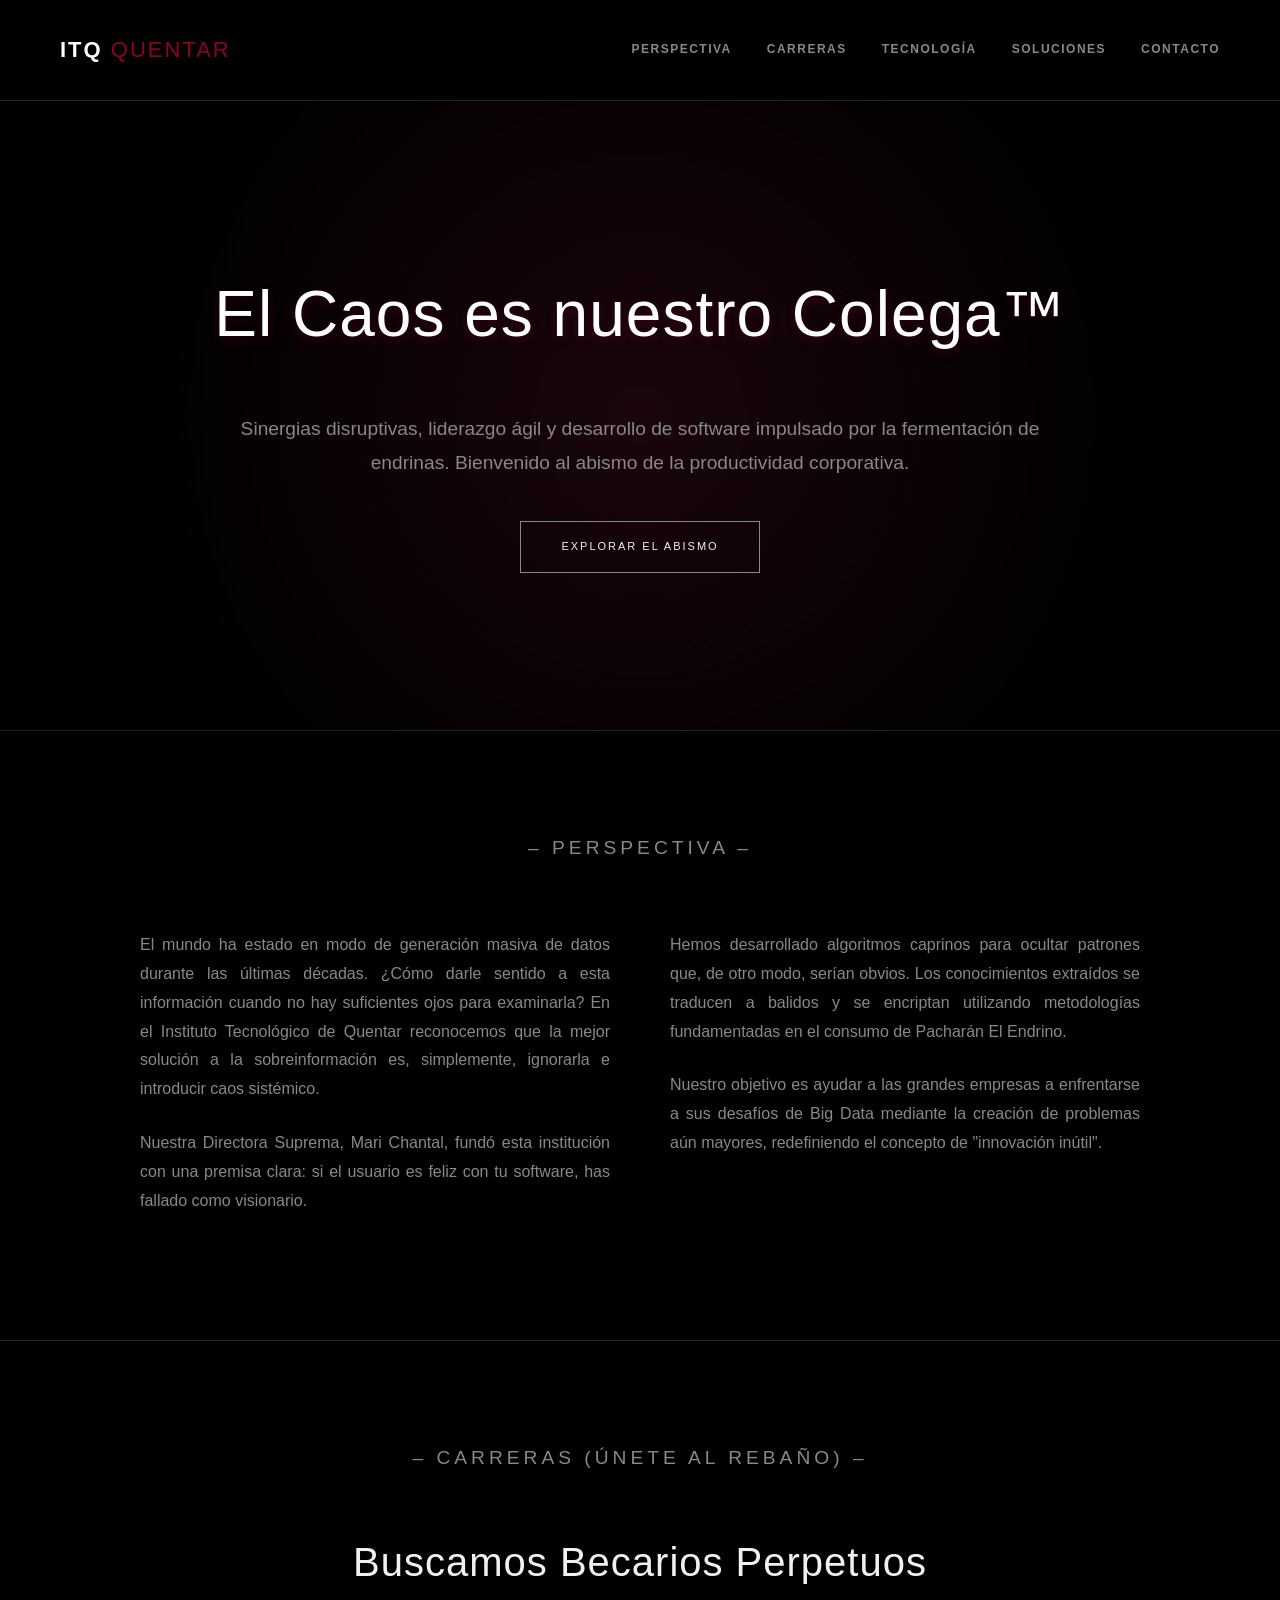
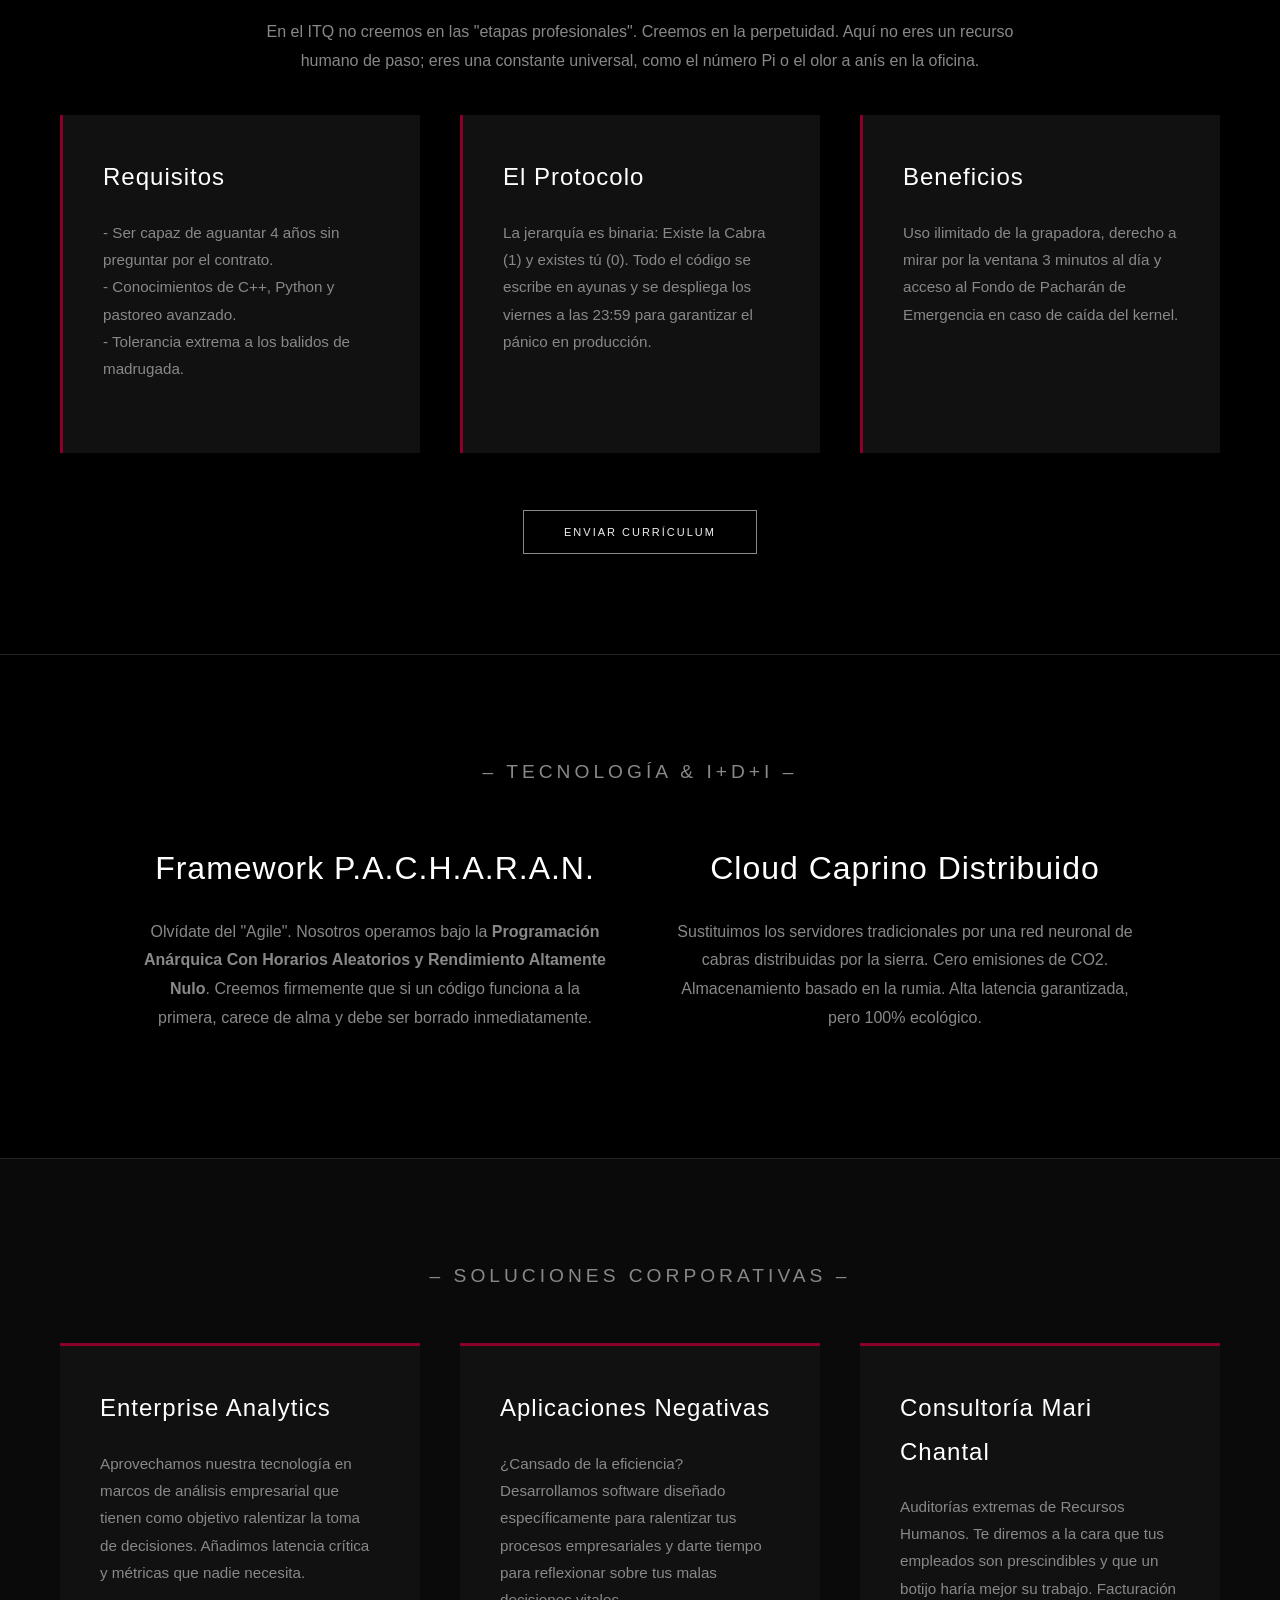
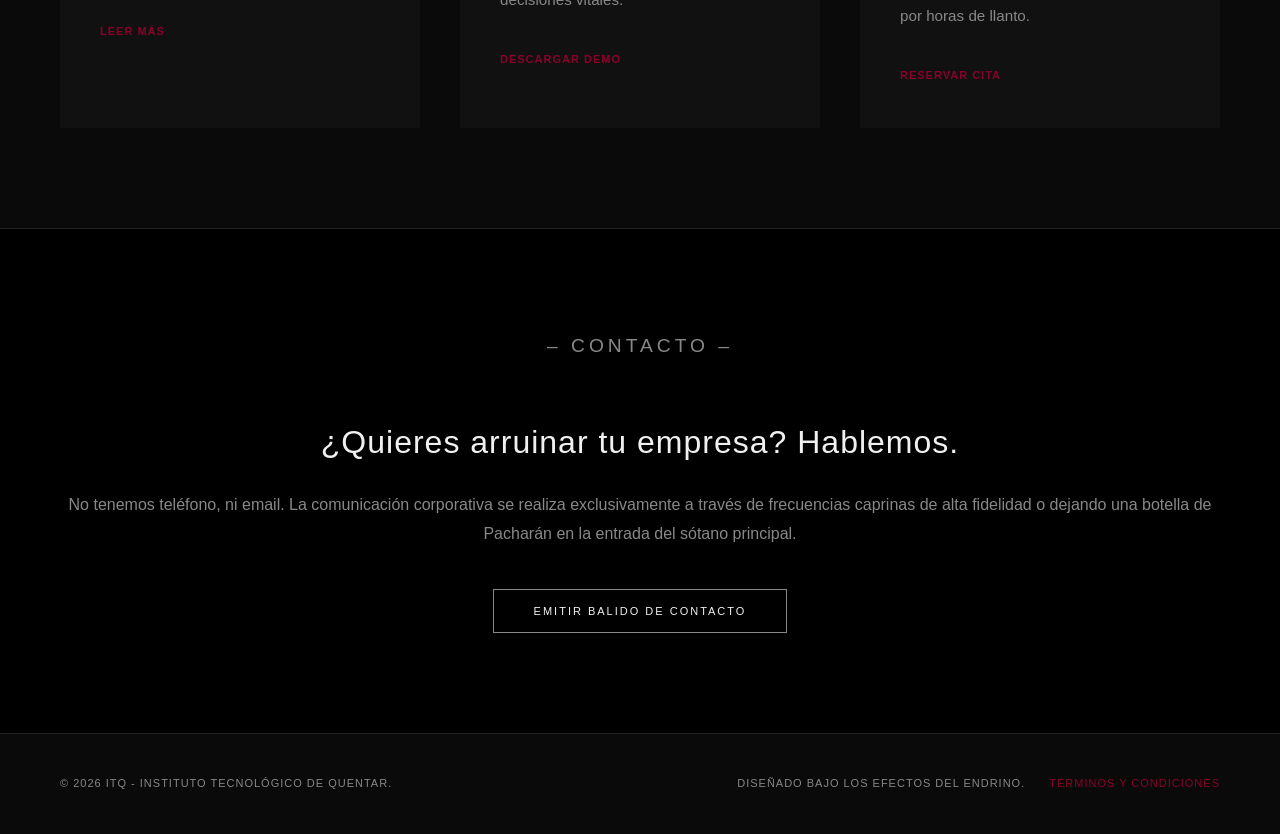
<file: v0/index.html>
<!DOCTYPE html>
<html lang="es">
<head>
    <meta charset="UTF-8">
    <meta name="viewport" content="width=device-width, initial-scale=1.0">
    <title>ITQ - Instituto Tecnológico de Quentar</title>
    <style>
        /* Base y Reseteo - MODO OSCURO TOTAL */
        :root {
            --pacharan-red: #8b0029;
            --bg-black: #000000;
            --bg-darker: #0a0a0a;
            --bg-card: #111111;
            --text-light: #f0f0f0;
            --text-muted: #888888;
            --border-color: #222222;
        }

        * { box-sizing: border-box; }
        body { font-family: 'Helvetica Neue', Helvetica, Arial, sans-serif; margin: 0; padding: 0; color: var(--text-light); line-height: 1.8; background-color: var(--bg-black); }
        h1, h2, h3, h4 { font-weight: 300; letter-spacing: 1px; margin: 0; }
        
        /* Cabecera */
        header { display: flex; justify-content: space-between; align-items: center; padding: 30px 60px; position: sticky; top: 0; background: rgba(0, 0, 0, 0.95); z-index: 1000; border-bottom: 1px solid var(--border-color); }
        .logo { font-size: 22px; font-weight: 700; letter-spacing: 2px; color: #fff; text-transform: uppercase; }
        .logo span { color: var(--pacharan-red); font-weight: 300; }
        nav { display: flex; gap: 35px; flex-wrap: wrap; }
        nav a { text-decoration: none; color: var(--text-muted); font-size: 12px; text-transform: uppercase; letter-spacing: 1.5px; font-weight: 600; transition: color 0.3s; }
        nav a:hover { color: var(--pacharan-red); }

        /* Hero / Slogan */
        .hero { display: flex; flex-direction: column; justify-content: center; align-items: center; min-height: 70vh; text-align: center; padding: 0 20px; background: radial-gradient(circle at center, #1a050d 0%, #000000 70%); border-bottom: 1px solid var(--border-color); }
        .hero h1 { font-size: 4rem; color: #fff; margin-bottom: 20px; font-weight: 200; text-shadow: 0px 4px 10px rgba(139, 0, 41, 0.3); }
        .hero p { font-size: 1.2rem; color: var(--text-muted); max-width: 800px; margin-bottom: 40px; font-weight: 300; }
        .btn { display: inline-block; padding: 15px 40px; border: 1px solid var(--text-muted); color: var(--text-light); text-decoration: none; text-transform: uppercase; font-size: 11px; letter-spacing: 2px; transition: all 0.3s ease; background: transparent; cursor: pointer; }
        .btn:hover { background: var(--pacharan-red); color: #fff; border-color: var(--pacharan-red); }

        /* Secciones Generales */
        .section { padding: 100px 60px; text-align: center; border-bottom: 1px solid var(--border-color); background-color: var(--bg-black); }
        .section-title { font-size: 1.2rem; text-transform: uppercase; letter-spacing: 4px; color: var(--text-muted); margin-bottom: 50px; }
        
        /* Grids para contenido */
        .grid-2 { display: flex; gap: 60px; max-width: 1000px; margin: 0 auto; text-align: justify; flex-wrap: wrap; }
        .col { flex: 1; min-width: 300px; }
        .col p { color: var(--text-muted); font-size: 1rem; margin-bottom: 25px; }
        .divider { width: 30px; height: 1px; background-color: var(--pacharan-red); margin: 50px auto; }

        /* Tarjetas de Soluciones */
        .grid-3 { display: flex; gap: 40px; max-width: 1200px; margin: 0 auto; flex-wrap: wrap; }
        .card { flex: 1; min-width: 300px; padding: 40px; background: var(--bg-card); border-top: 3px solid var(--pacharan-red); transition: transform 0.3s; text-align: left; }
        .card:hover { transform: translateY(-10px); box-shadow: 0 10px 30px rgba(139, 0, 41, 0.1); }
        .card h3 { font-size: 1.5rem; margin-bottom: 20px; color: #fff; }
        .card p { color: var(--text-muted); font-size: 0.95rem; margin-bottom: 30px; }
        .card-link { color: var(--pacharan-red); text-decoration: none; font-size: 11px; text-transform: uppercase; letter-spacing: 1px; font-weight: 600; cursor: pointer; }
        .card-link:hover { color: #fff; }

        /* Footer */
        footer { padding: 40px 60px; background: var(--bg-darker); display: flex; justify-content: space-between; align-items: center; flex-wrap: wrap; font-size: 11px; color: var(--text-muted); text-transform: uppercase; letter-spacing: 1px; }
        footer a { color: var(--pacharan-red); text-decoration: none; margin-left: 20px; }
    </style>
</head>
<body>

    <header>
        <div class="logo">ITQ <span>Quentar</span></div>
        <nav>
            <a href="#perspectiva">Perspectiva</a>
            <a href="#carreras">Carreras</a>
            <a href="#tecnologia">Tecnología</a>
            <a href="#soluciones">Soluciones</a>
            <a href="#contacto">Contacto</a>
        </nav>
    </header>

    <section class="hero">
        <h1>El Caos es nuestro Colega™</h1>
        <p>Sinergias disruptivas, liderazgo ágil y desarrollo de software impulsado por la fermentación de endrinas. Bienvenido al abismo de la productividad corporativa.</p>
        <a href="#soluciones" class="btn">Explorar el Abismo</a>
    </section>

    <section id="perspectiva" class="section">
        <h2 class="section-title">– Perspectiva –</h2>
        <div class="grid-2">
            <div class="col">
                <p>El mundo ha estado en modo de generación masiva de datos durante las últimas décadas. ¿Cómo darle sentido a esta información cuando no hay suficientes ojos para examinarla? En el Instituto Tecnológico de Quentar reconocemos que la mejor solución a la sobreinformación es, simplemente, ignorarla e introducir caos sistémico.</p>
                <p>Nuestra Directora Suprema, Mari Chantal, fundó esta institución con una premisa clara: si el usuario es feliz con tu software, has fallado como visionario.</p>
            </div>
            <div class="col">
                <p>Hemos desarrollado algoritmos caprinos para ocultar patrones que, de otro modo, serían obvios. Los conocimientos extraídos se traducen a balidos y se encriptan utilizando metodologías fundamentadas en el consumo de Pacharán El Endrino.</p>
                <p>Nuestro objetivo es ayudar a las grandes empresas a enfrentarse a sus desafíos de Big Data mediante la creación de problemas aún mayores, redefiniendo el concepto de "innovación inútil".</p>
            </div>
        </div>
    </section>

    <section id="carreras" class="section">
        <h2 class="section-title">– Carreras (Únete al Rebaño) –</h2>
        <h3 style="font-size: 2.5rem; margin-bottom: 20px;">Buscamos Becarios Perpetuos</h3>
        <p style="max-width: 800px; margin: 0 auto 40px auto; color: var(--text-muted);">En el ITQ no creemos en las "etapas profesionales". Creemos en la perpetuidad. Aquí no eres un recurso humano de paso; eres una constante universal, como el número Pi o el olor a anís en la oficina.</p>
        
        <div class="grid-3">
            <div class="card" style="border-top: none; border-left: 3px solid var(--pacharan-red);">
                <h3>Requisitos</h3>
                <p>- Ser capaz de aguantar 4 años sin preguntar por el contrato.<br>- Conocimientos de C++, Python y pastoreo avanzado.<br>- Tolerancia extrema a los balidos de madrugada.</p>
            </div>
            <div class="card" style="border-top: none; border-left: 3px solid var(--pacharan-red);">
                <h3>El Protocolo</h3>
                <p>La jerarquía es binaria: Existe la Cabra (1) y existes tú (0). Todo el código se escribe en ayunas y se despliega los viernes a las 23:59 para garantizar el pánico en producción.</p>
            </div>
            <div class="card" style="border-top: none; border-left: 3px solid var(--pacharan-red);">
                <h3>Beneficios</h3>
                <p>Uso ilimitado de la grapadora, derecho a mirar por la ventana 3 minutos al día y acceso al Fondo de Pacharán de Emergencia en caso de caída del kernel.</p>
            </div>
        </div>
        <br><br>
        <button class="btn" onclick="alert('Error de sintaxis: Tu currículum ha sido masticado por el Lead Developer (La Cabra).')">Enviar Currículum</button>
    </section>

    <section id="tecnologia" class="section">
        <h2 class="section-title">– Tecnología & I+D+i –</h2>
        <div class="grid-2">
            <div class="col" style="text-align: center;">
                <h3 style="color: #fff; font-size: 2rem; margin-bottom: 20px;">Framework P.A.C.H.A.R.A.N.</h3>
                <p>Olvídate del "Agile". Nosotros operamos bajo la <strong>Programación Anárquica Con Horarios Aleatorios y Rendimiento Altamente Nulo</strong>. Creemos firmemente que si un código funciona a la primera, carece de alma y debe ser borrado inmediatamente.</p>
            </div>
            <div class="col" style="text-align: center;">
                <h3 style="color: #fff; font-size: 2rem; margin-bottom: 20px;">Cloud Caprino Distribuido</h3>
                <p>Sustituimos los servidores tradicionales por una red neuronal de cabras distribuidas por la sierra. Cero emisiones de CO2. Almacenamiento basado en la rumia. Alta latencia garantizada, pero 100% ecológico.</p>
            </div>
        </div>
    </section>

    <section id="soluciones" class="section" style="background-color: var(--bg-darker);">
        <h2 class="section-title">– Soluciones Corporativas –</h2>
        <div class="grid-3">
            <div class="card">
                <h3>Enterprise Analytics</h3>
                <p>Aprovechamos nuestra tecnología en marcos de análisis empresarial que tienen como objetivo ralentizar la toma de decisiones. Añadimos latencia crítica y métricas que nadie necesita.</p>
                <a class="card-link" onclick="alert('Acceso denegado: Servidor de Analytics en estado de ebriedad.')">Leer Más</a>
            </div>
            <div class="card">
                <h3>Aplicaciones Negativas</h3>
                <p>¿Cansado de la eficiencia? Desarrollamos software diseñado específicamente para ralentizar tus procesos empresariales y darte tiempo para reflexionar sobre tus malas decisiones vitales.</p>
                <a class="card-link" onclick="alert('La App Negativa ha desinstalado tu sistema operativo con éxito.')">Descargar Demo</a>
            </div>
            <div class="card">
                <h3>Consultoría Mari Chantal</h3>
                <p>Auditorías extremas de Recursos Humanos. Te diremos a la cara que tus empleados son prescindibles y que un botijo haría mejor su trabajo. Facturación por horas de llanto.</p>
                <a class="card-link" onclick="alert('Mari Chantal está ocupada ignorando tus quejas.')">Reservar Cita</a>
            </div>
        </div>
    </section>

    <section id="contacto" class="section">
        <h2 class="section-title">– Contacto –</h2>
        <h3 style="font-size: 2rem; margin-bottom: 20px;">¿Quieres arruinar tu empresa? Hablemos.</h3>
        <p style="color: var(--text-muted); margin-bottom: 40px;">No tenemos teléfono, ni email. La comunicación corporativa se realiza exclusivamente a través de frecuencias caprinas de alta fidelidad o dejando una botella de Pacharán en la entrada del sótano principal.</p>
        <button class="btn" onclick="alert('Transmisión enviada. La cabra balará su respuesta en un plazo de 4 a 6 años fiscales.')">Emitir Balido de Contacto</button>
    </section>

    <footer>
        <div>&copy; 2026 ITQ - Instituto Tecnológico de Quentar.</div>
        <div>
            Diseñado bajo los efectos del endrino.
            <a href="#" onclick="alert('Al hacer clic aquí, le cedes tu alma a Mari Chantal.')">Términos y Condiciones</a>
        </div>
    </footer>

</body>
</html>
</file>
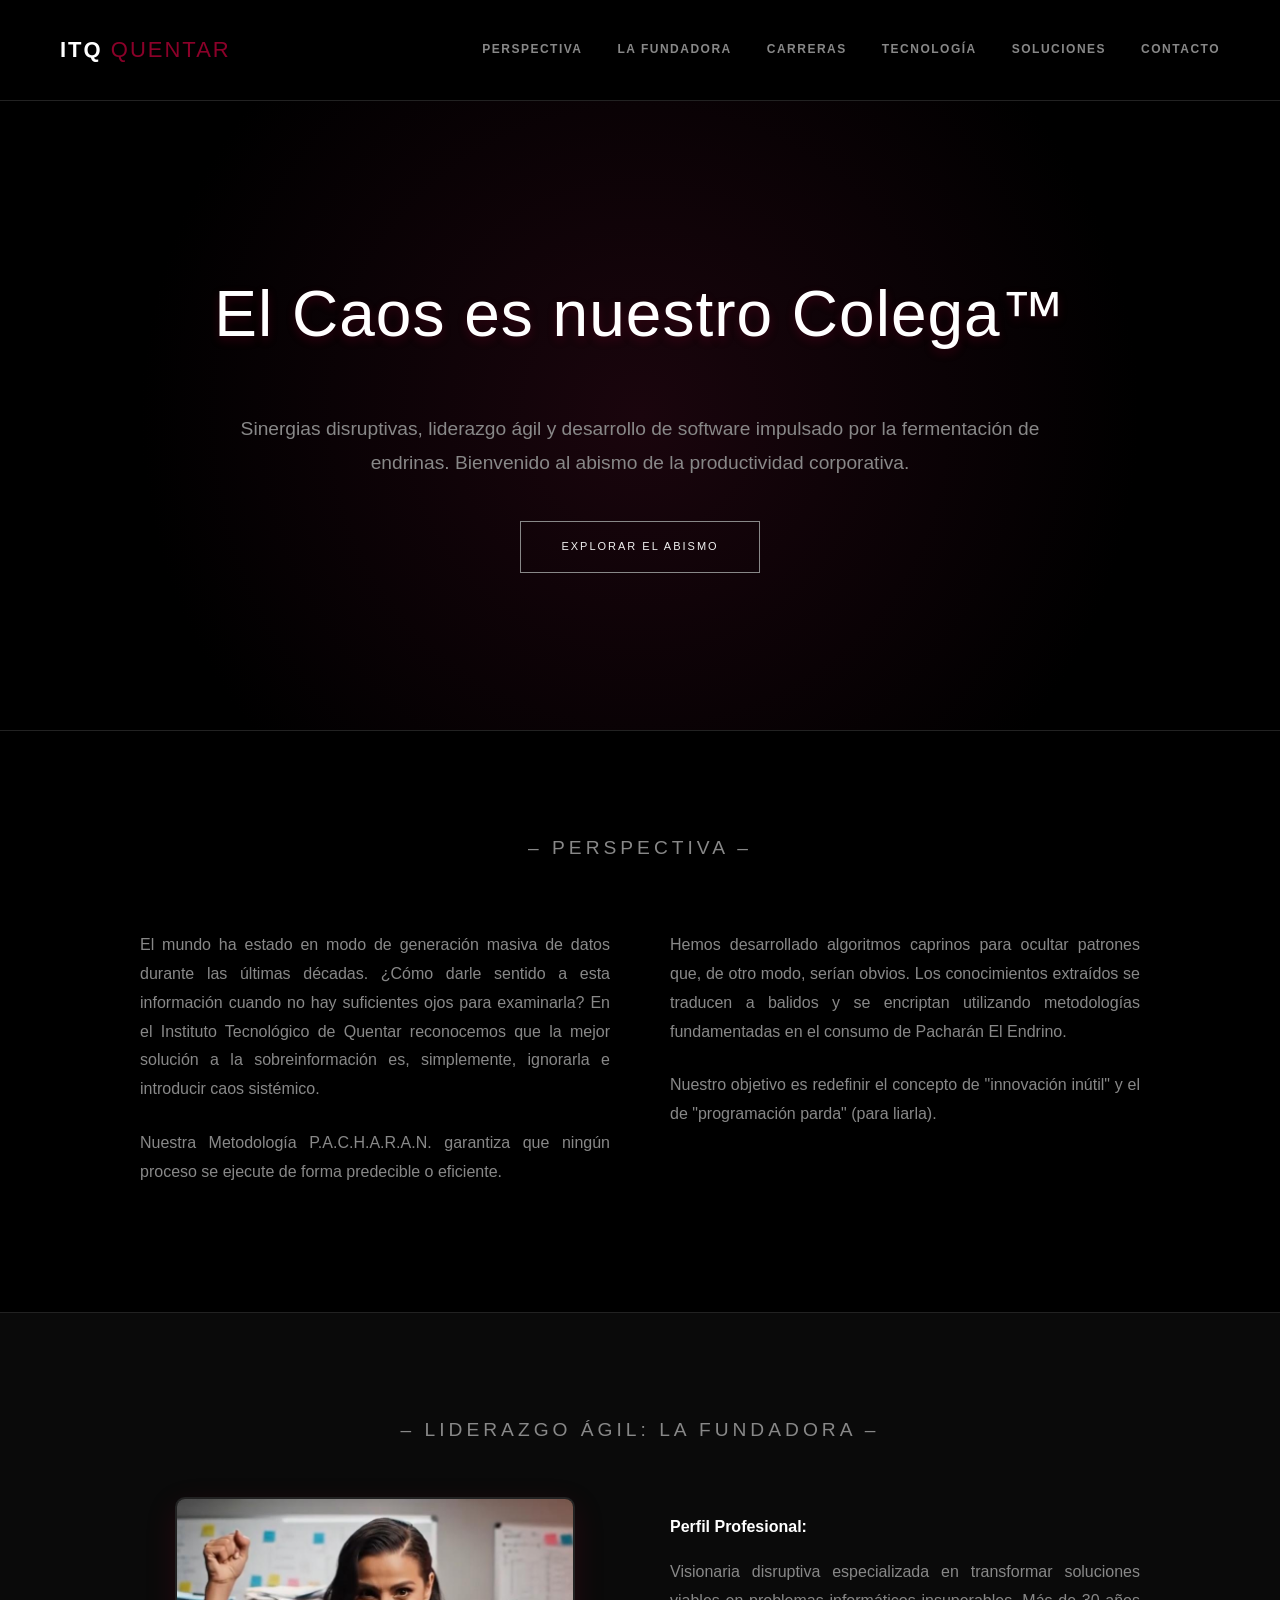
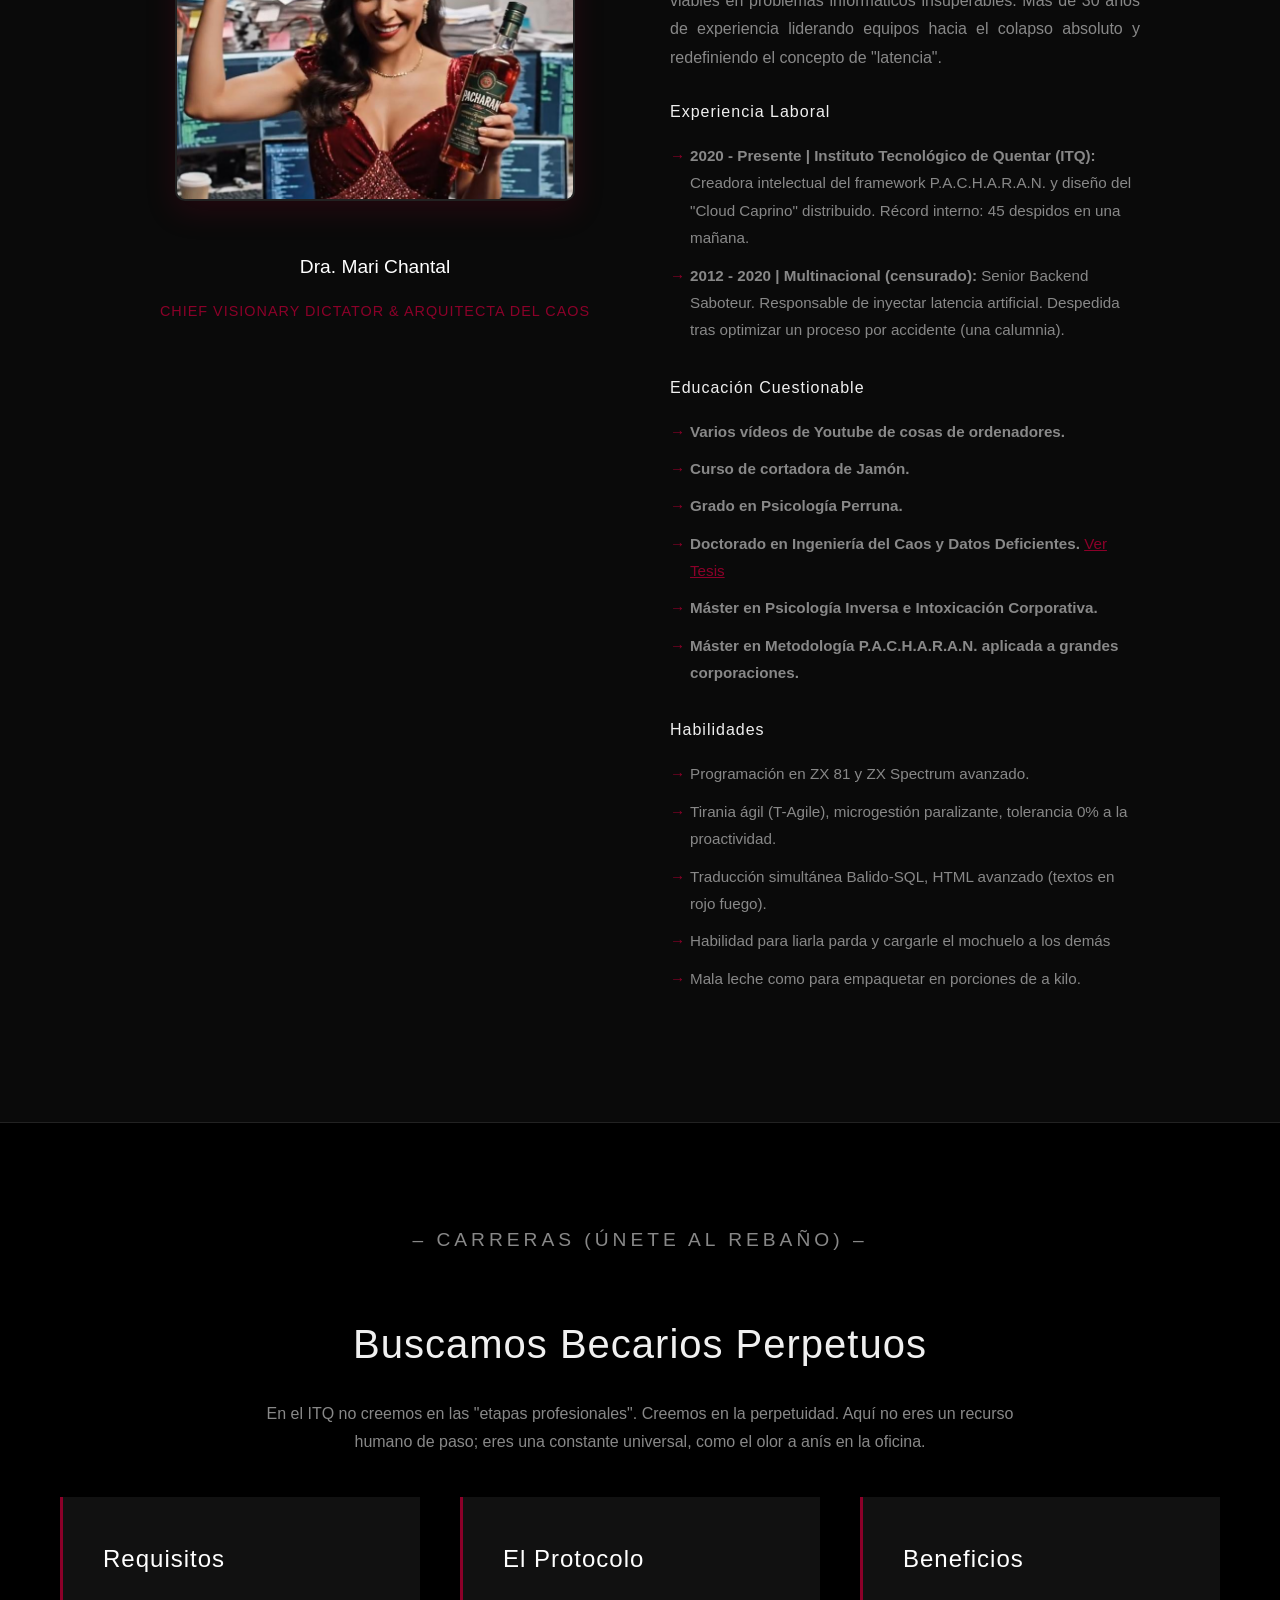
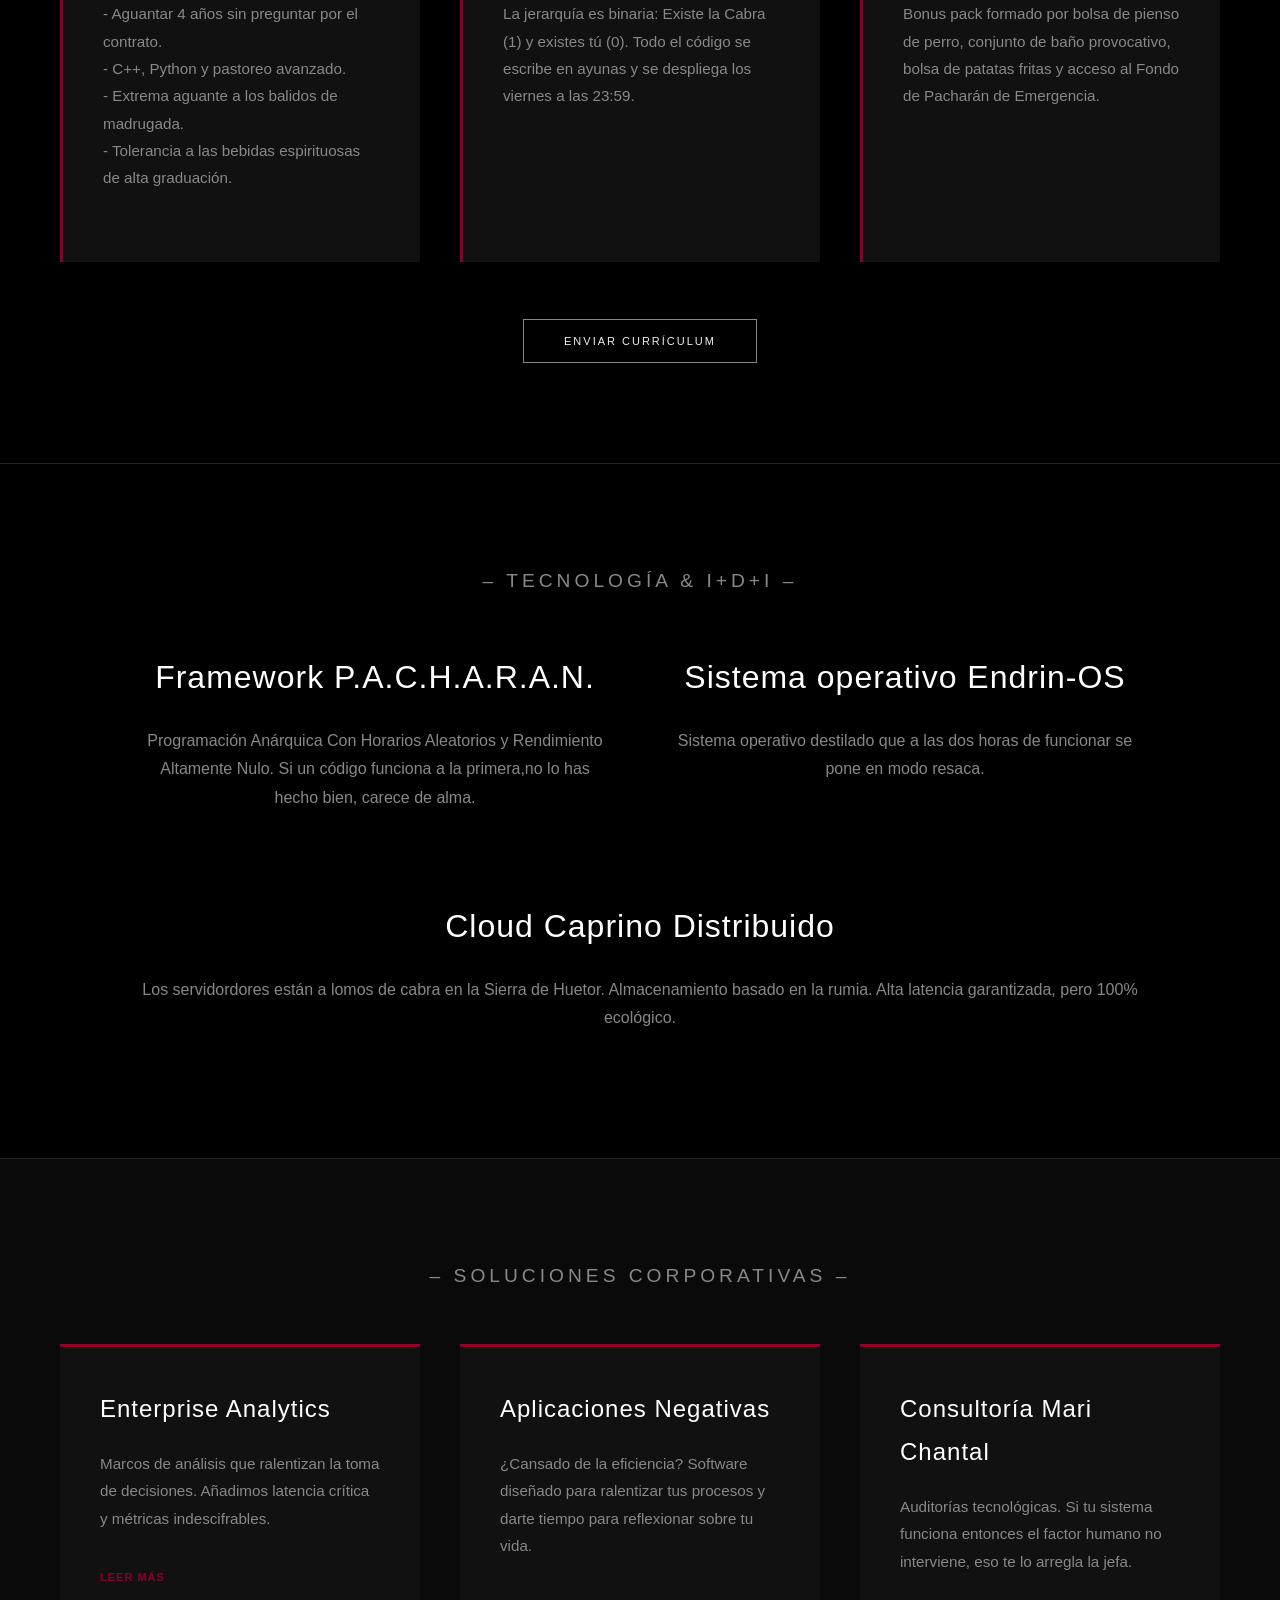
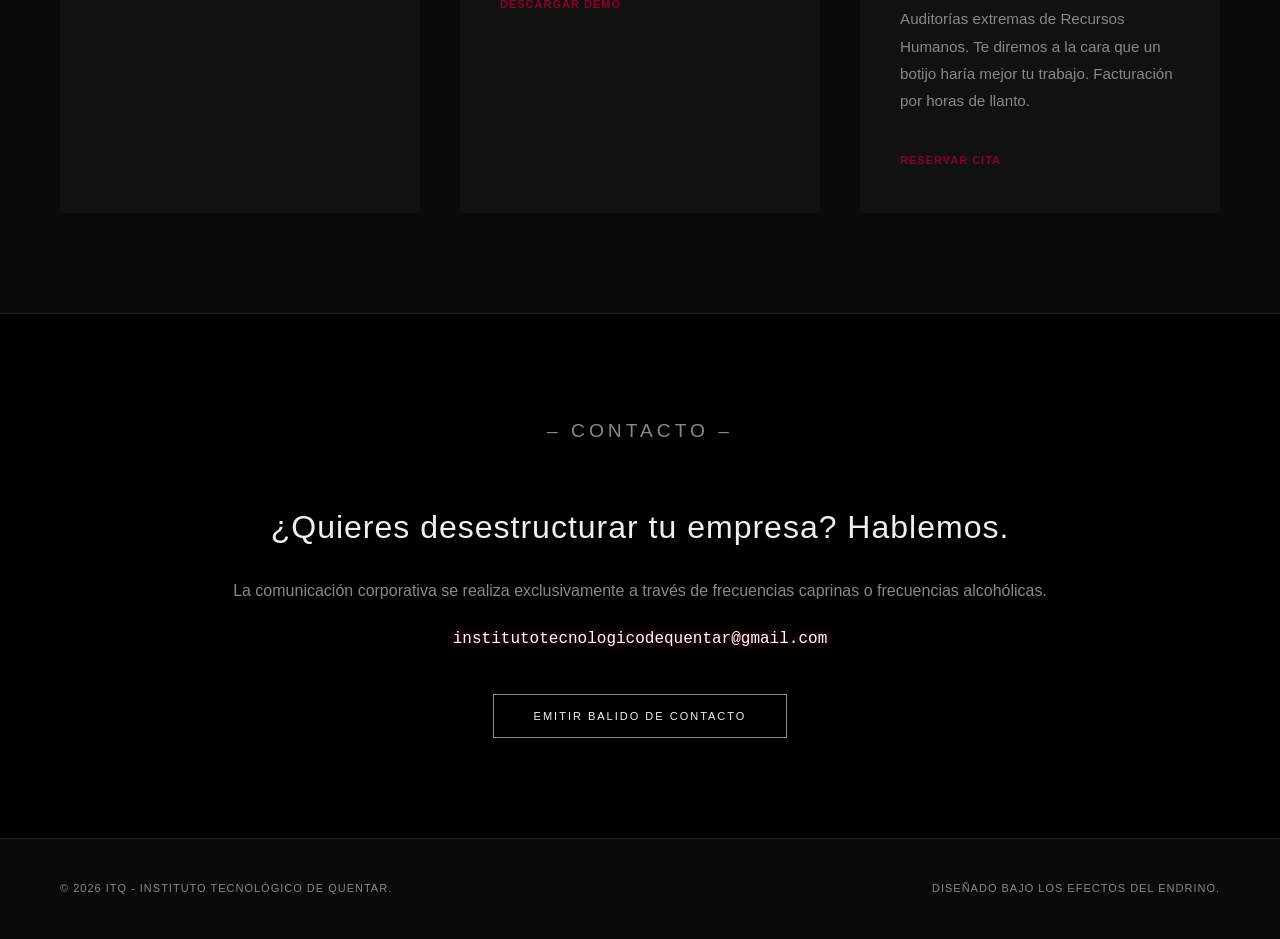
<file: v1/index.html>
<!DOCTYPE html>
<html lang="es">
<head>
    <meta charset="UTF-8">
    <meta name="viewport" content="width=device-width, initial-scale=1.0">
    <title>ITQ - Instituto Tecnológico de Quentar Cofradía Tecnologica</title>
    <style>
        /* Base y Reseteo - MODO OSCURO TOTAL */
        :root {
            --pacharan-red: #8b0029;
            --bg-black: #000000;
            --bg-darker: #0a0a0a;
            --bg-card: #111111;
            --text-light: #f0f0f0;
            --text-muted: #888888;
            --border-color: #222222;
        }

        * { box-sizing: border-box; }
        body { font-family: 'Helvetica Neue', Helvetica, Arial, sans-serif; margin: 0; padding: 0; color: var(--text-light); line-height: 1.8; background-color: var(--bg-black); }
        h1, h2, h3, h4 { font-weight: 300; letter-spacing: 1px; margin: 0; }
        
        /* Cabecera */
        header { display: flex; justify-content: space-between; align-items: center; padding: 30px 60px; position: sticky; top: 0; background: rgba(0, 0, 0, 0.95); z-index: 1000; border-bottom: 1px solid var(--border-color); }
        .logo { font-size: 22px; font-weight: 700; letter-spacing: 2px; color: #fff; text-transform: uppercase; text-decoration: none;}
        .logo span { color: var(--pacharan-red); font-weight: 300; }
        nav { display: flex; gap: 35px; flex-wrap: wrap; }
        nav a { text-decoration: none; color: var(--text-muted); font-size: 12px; text-transform: uppercase; letter-spacing: 1.5px; font-weight: 600; transition: color 0.3s; }
        nav a:hover { color: var(--pacharan-red); }

        /* Hero / Slogan */
        .hero { display: flex; flex-direction: column; justify-content: center; align-items: center; min-height: 70vh; text-align: center; padding: 0 20px; background: radial-gradient(circle at center, #1a050d 0%, #000000 70%); border-bottom: 1px solid var(--border-color); }
        .hero h1 { font-size: 4rem; color: #fff; margin-bottom: 20px; font-weight: 200; text-shadow: 0px 4px 10px rgba(139, 0, 41, 0.3); }
        .hero p { font-size: 1.2rem; color: var(--text-muted); max-width: 800px; margin-bottom: 40px; font-weight: 300; }
        .btn { display: inline-block; padding: 15px 40px; border: 1px solid var(--text-muted); color: var(--text-light); text-decoration: none; text-transform: uppercase; font-size: 11px; letter-spacing: 2px; transition: all 0.3s ease; background: transparent; cursor: pointer; }
        .btn:hover { background: var(--pacharan-red); color: #fff; border-color: var(--pacharan-red); }

        /* Secciones Generales */
        .section { padding: 100px 60px; text-align: center; border-bottom: 1px solid var(--border-color); background-color: var(--bg-black); }
        .section-title { font-size: 1.2rem; text-transform: uppercase; letter-spacing: 4px; color: var(--text-muted); margin-bottom: 50px; }
        
        /* Grids para contenido */
        .grid-2 { display: flex; gap: 60px; max-width: 1000px; margin: 0 auto; text-align: justify; flex-wrap: wrap; align-items: flex-start; }
        .col { flex: 1; min-width: 300px; }
        .col p { color: var(--text-muted); font-size: 1rem; margin-bottom: 25px; }
        .divider { width: 30px; height: 1px; background-color: var(--pacharan-red); margin: 50px auto; }

        /* Tarjetas de Soluciones */
        .grid-3 { display: flex; gap: 40px; max-width: 1200px; margin: 0 auto; flex-wrap: wrap; }
        .card { flex: 1; min-width: 300px; padding: 40px; background: var(--bg-card); border-top: 3px solid var(--pacharan-red); transition: transform 0.3s; text-align: left; }
        .card:hover { transform: translateY(-10px); box-shadow: 0 10px 30px rgba(139, 0, 41, 0.1); }
        .card h3 { font-size: 1.5rem; margin-bottom: 20px; color: #fff; }
        .card p { color: var(--text-muted); font-size: 0.95rem; margin-bottom: 30px; }
        .card-link { color: var(--pacharan-red); text-decoration: none; font-size: 11px; text-transform: uppercase; letter-spacing: 1px; font-weight: 600; cursor: pointer; }
        .card-link:hover { color: #fff; }

        /* Sección Fundadora Específica */
        .founder-img { width: 100%; max-width: 400px; border-radius: 10px; border: 2px solid var(--border-color); box-shadow: 0 10px 30px rgba(139, 0, 41, 0.2); margin-bottom: 20px;}
        .cv-list { list-style-type: none; padding: 0; color: var(--text-muted); text-align: left; margin-bottom: 30px; font-size: 0.95rem;}
        .cv-list li { margin-bottom: 10px; position: relative; padding-left: 20px;}
        .cv-list li::before { content: '→'; color: var(--pacharan-red); position: absolute; left: 0;}
        .cv-list h4 { color: #fff; margin-top: 20px; margin-bottom: 10px; font-weight: 400; text-transform: uppercase; font-size: 0.8rem; letter-spacing: 1px;}

        /* Footer */
        footer { padding: 40px 60px; background: var(--bg-darker); display: flex; justify-content: space-between; align-items: center; flex-wrap: wrap; font-size: 11px; color: var(--text-muted); text-transform: uppercase; letter-spacing: 1px; }
        footer a { color: var(--pacharan-red); text-decoration: none; margin-left: 20px; }
    </style>
</head>
<body>

    <header>
        <a href="#" class="logo">ITQ <span>Quentar</span></a>
        <nav>
            <a href="#perspectiva">Perspectiva</a>
            <a href="#fundadora">La Fundadora</a>
            <a href="#carreras">Carreras</a>
            <a href="#tecnologia">Tecnología</a>
            <a href="#soluciones">Soluciones</a>
            <a href="#contacto">Contacto</a>
        </nav>
    </header>

    <section class="hero">
        <h1>El Caos es nuestro Colega™</h1>
        <p>Sinergias disruptivas, liderazgo ágil y desarrollo de software impulsado por la fermentación de endrinas. Bienvenido al abismo de la productividad corporativa.</p>
        <a href="#soluciones" class="btn">Explorar el Abismo</a>
    </section>

    <section id="perspectiva" class="section">
        <h2 class="section-title">– Perspectiva –</h2>
        <div class="grid-2">
            <div class="col">
                <p>El mundo ha estado en modo de generación masiva de datos durante las últimas décadas. ¿Cómo darle sentido a esta información cuando no hay suficientes ojos para examinarla? En el Instituto Tecnológico de Quentar reconocemos que la mejor solución a la sobreinformación es, simplemente, ignorarla e introducir caos sistémico.</p>
                <p>Nuestra Metodología P.A.C.H.A.R.A.N. garantiza que ningún proceso se ejecute de forma predecible o eficiente.</p>
            </div>
            <div class="col">
                <p>Hemos desarrollado algoritmos caprinos para ocultar patrones que, de otro modo, serían obvios. Los conocimientos extraídos se traducen a balidos y se encriptan utilizando metodologías fundamentadas en el consumo de Pacharán El Endrino.</p>
                <p>Nuestro objetivo es redefinir el concepto de "innovación inútil" y el de "programación parda" (para liarla).</p>
            </div>
        </div>
    </section>

    <section id="fundadora" class="section" style="background-color: var(--bg-darker);">
        <h2 class="section-title">– Liderazgo Ágil: La Fundadora –</h2>
        <div class="grid-2">
            <div class="col" style="text-align: center;">
                <img src="fundadora.jpg" alt="Dra. Mari Chantal, CEO ITQ" class="founder-img">
                <p style="color: #fff; font-size: 1.2rem; font-weight: 300; margin-bottom: 5px;">Dra. Mari Chantal</p>
                <p style="color: var(--pacharan-red); font-size: 0.9rem; text-transform: uppercase; letter-spacing: 1px;">Chief Visionary Dictator & Arquitecta del Caos</p>
            </div>
            <div class="col">
                <p style="color: #fff; font-size: 1rem; margin-bottom: 15px;"><strong>Perfil Profesional:</strong></p>
                <p>Visionaria disruptiva especializada en transformar soluciones viables en problemas informáticos insuperables. Más de 30 años de experiencia liderando equipos hacia el colapso absoluto y redefiniendo el concepto de "latencia".</p>

                <h4>Experiencia Laboral</h4>
                <ul class="cv-list">
                    <li><strong>2020 - Presente | Instituto Tecnológico de Quentar (ITQ):</strong> Creadora intelectual del framework P.A.C.H.A.R.A.N. y diseño del "Cloud Caprino" distribuido. Récord interno: 45 despidos en una mañana.</li>
                    <li><strong>2012 - 2020 | Multinacional (censurado):</strong> Senior Backend Saboteur. Responsable de inyectar latencia artificial. Despedida tras optimizar un proceso por accidente (una calumnia).</li>
                </ul>

                <h4>Educación Cuestionable</h4>
                <ul class="cv-list">
                    <li><strong>Varios vídeos de Youtube de cosas de ordenadores.</strong></li>
                    <li><strong>Curso de cortadora de Jamón.</strong></li>
                    <li><strong>Grado en Psicología Perruna.</strong></li>
                    <li><strong>Doctorado en Ingeniería del Caos y Datos Deficientes.</strong> <a href="#" style="color: var(--pacharan-red);" onclick="alert('Verificación de título denegada por orden judicial.')">Ver Tesis</a></li>
                    <li><strong>Máster en Psicología Inversa e Intoxicación Corporativa.</strong></li>
                    <li><strong>Máster en Metodología P.A.C.H.A.R.A.N. aplicada a grandes corporaciones.</strong></li>

                </ul>

                <h4>Habilidades</h4>
                <ul class="cv-list">
                    <li>Programación en ZX 81 y ZX Spectrum avanzado.</li>
                    <li>Tirania ágil (T-Agile), microgestión paralizante, tolerancia 0% a la proactividad.</li>
                    <li>Traducción simultánea Balido-SQL, HTML avanzado (textos en rojo fuego).</li>
                    <li>Habilidad para liarla parda y cargarle el mochuelo a los demás </li>
                    <li>Mala leche como para empaquetar en porciones de a kilo.</li>
                </ul>
            </div>
        </div>
    </section>

    <section id="carreras" class="section">
        <h2 class="section-title">– Carreras (Únete al Rebaño) –</h2>
        <h3 style="font-size: 2.5rem; margin-bottom: 20px;">Buscamos Becarios Perpetuos</h3>
        <p style="max-width: 800px; margin: 0 auto 40px auto; color: var(--text-muted);">En el ITQ no creemos en las "etapas profesionales". Creemos en la perpetuidad. Aquí no eres un recurso humano de paso; eres una constante universal, como el olor a anís en la oficina.</p>
        
        <div class="grid-3">
            <div class="card" style="border-top: none; border-left: 3px solid var(--pacharan-red);">
                <h3>Requisitos</h3>
                <p>- Aguantar 4 años sin preguntar por el contrato.<br>- C++, Python y pastoreo avanzado.<br>- Extrema aguante a los balidos de madrugada.<br>- Tolerancia a las bebidas espirituosas de alta graduación.</p>
            </div>
            <div class="card" style="border-top: none; border-left: 3px solid var(--pacharan-red);">
                <h3>El Protocolo</h3>
                <p>La jerarquía es binaria: Existe la Cabra (1) y existes tú (0). Todo el código se escribe en ayunas y se despliega los viernes a las 23:59.</p>
            </div>
            <div class="card" style="border-top: none; border-left: 3px solid var(--pacharan-red);">
                <h3>Beneficios</h3>
                <p>Bonus pack formado por bolsa de pienso de perro, conjunto de baño provocativo, bolsa de patatas fritas y acceso al Fondo de Pacharán de Emergencia.</p>
            </div>
        </div>
        <br><br>
        <button class="btn" onclick="alert('Error de sintaxis: Tu currículum ha sido masticado por el Lead Developer (La Cabra).')">Enviar Currículum</button>
    </section>

    <section id="tecnologia" class="section">
        <h2 class="section-title">– Tecnología & I+D+i –</h2>
        <div class="grid-2">
            <div class="col" style="text-align: center;">
                <h3 style="color: #fff; font-size: 2rem; margin-bottom: 20px;">Framework P.A.C.H.A.R.A.N.</h3>
                <p>Programación Anárquica Con Horarios Aleatorios y Rendimiento Altamente Nulo. Si un código funciona a la primera,no lo has hecho bien, carece de alma.</p>
            </div>

            <div class="col" style="text-align: center;">
                <h3 style="color: #fff; font-size: 2rem; margin-bottom: 20px;">Sistema operativo Endrin-OS</h3>
                <p>Sistema operativo destilado que a las dos horas de funcionar se pone en modo resaca.</p>
            </div>

            <div class="col" style="text-align: center;">
                <h3 style="color: #fff; font-size: 2rem; margin-bottom: 20px;">Cloud Caprino Distribuido</h3>
                <p>Los servidordores están a lomos de cabra en la Sierra de Huetor. Almacenamiento basado en la rumia. Alta latencia garantizada, pero 100% ecológico.</p>
            </div>
        </div>
    </section>

    <section id="soluciones" class="section" style="background-color: var(--bg-darker);">
        <h2 class="section-title">– Soluciones Corporativas –</h2>
        <div class="grid-3">
            <div class="card">
                <h3>Enterprise Analytics</h3>
                <p>Marcos de análisis que ralentizan la toma de decisiones. Añadimos latencia crítica y métricas indescifrables.</p>
                <a class="card-link" onclick="alert('Acceso denegado: Servidor de Analytics pastando.')">Leer Más</a>
            </div>
            <div class="card">
                <h3>Aplicaciones Negativas</h3>
                <p>¿Cansado de la eficiencia? Software diseñado para ralentizar tus procesos y darte tiempo para reflexionar sobre tu vida.</p>
                <a class="card-link" onclick="alert('La App Negativa ha desinstalado tu sistema operativo.')">Descargar Demo</a>
            </div>
            <div class="card">
                <h3>Consultoría Mari Chantal</h3>
                <p>Auditorías tecnológicas. Si tu sistema funciona entonces el factor humano no interviene, eso te lo arregla la jefa.</p>
                <p>Auditorías extremas de Recursos Humanos. Te diremos a la cara que un botijo haría mejor tu trabajo. Facturación por horas de llanto.</p>
                <a class="card-link" onclick="alert('Mari Chantal está ocupada ignorando tus quejas.')">Reservar Cita</a>
            </div>
        </div>
    </section>

    <section id="contacto" class="section">
        <h2 class="section-title">– Contacto –</h2>
        <h3 style="font-size: 2rem; margin-bottom: 20px;">¿Quieres desestructurar tu empresa? Hablemos.</h3>
        <p style="color: var(--text-muted); margin-bottom: 20px;">La comunicación corporativa se realiza exclusivamente a través de frecuencias caprinas o frecuencias alcohólicas.</p>
        
        <p style="color: #fff; font-size: 1rem; margin-bottom: 40px; font-family: monospace; text-shadow: 0 0 10px var(--pacharan-red);">institutotecnologicodequentar@gmail.com</p>
        
        <button class="btn" id="balido-btn">Emitir Balido de Contacto</button>
    </section>

    <footer>
        <div>&copy; 2026 ITQ - Instituto Tecnológico de Quentar.</div>
        <div>Diseñado bajo los efectos del endrino.</div>
    </footer>

    <script>
        document.getElementById('balido-btn').addEventListener('click', function() {
            // Creamos un elemento de audio temporalmente
            const audio = new Audio('balido.mp3'); 
            
            // Reproducimos el balido
            audio.play();
            
            // Después del balido, mostramos la alerta de caos
            setTimeout(function() {
                alert('Transmisión enviada. La cabra balará su respuesta en un plazo de 4 a 6 años fiscales.');
            }, 1000); // Pequeño retraso para que el audio se escuche antes de la alerta
        });
    </script>

</body>
</html>
</file>
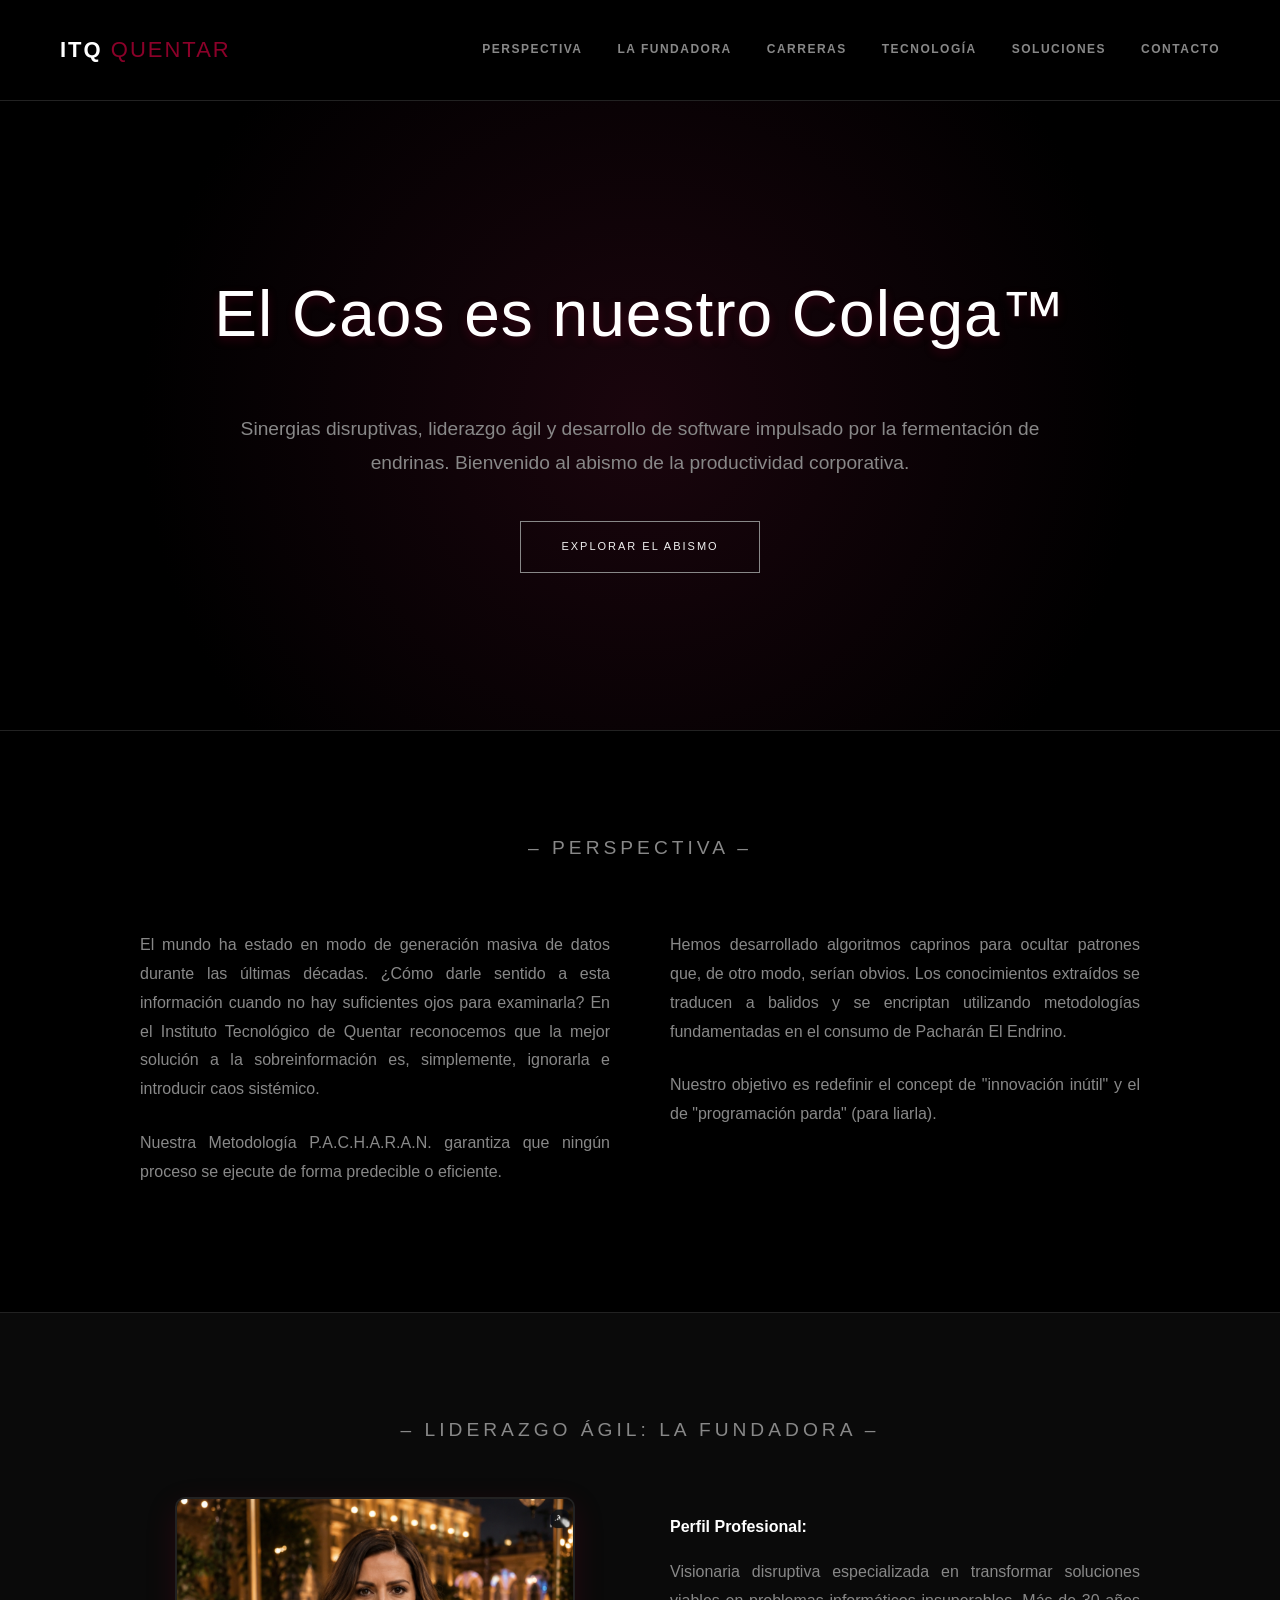
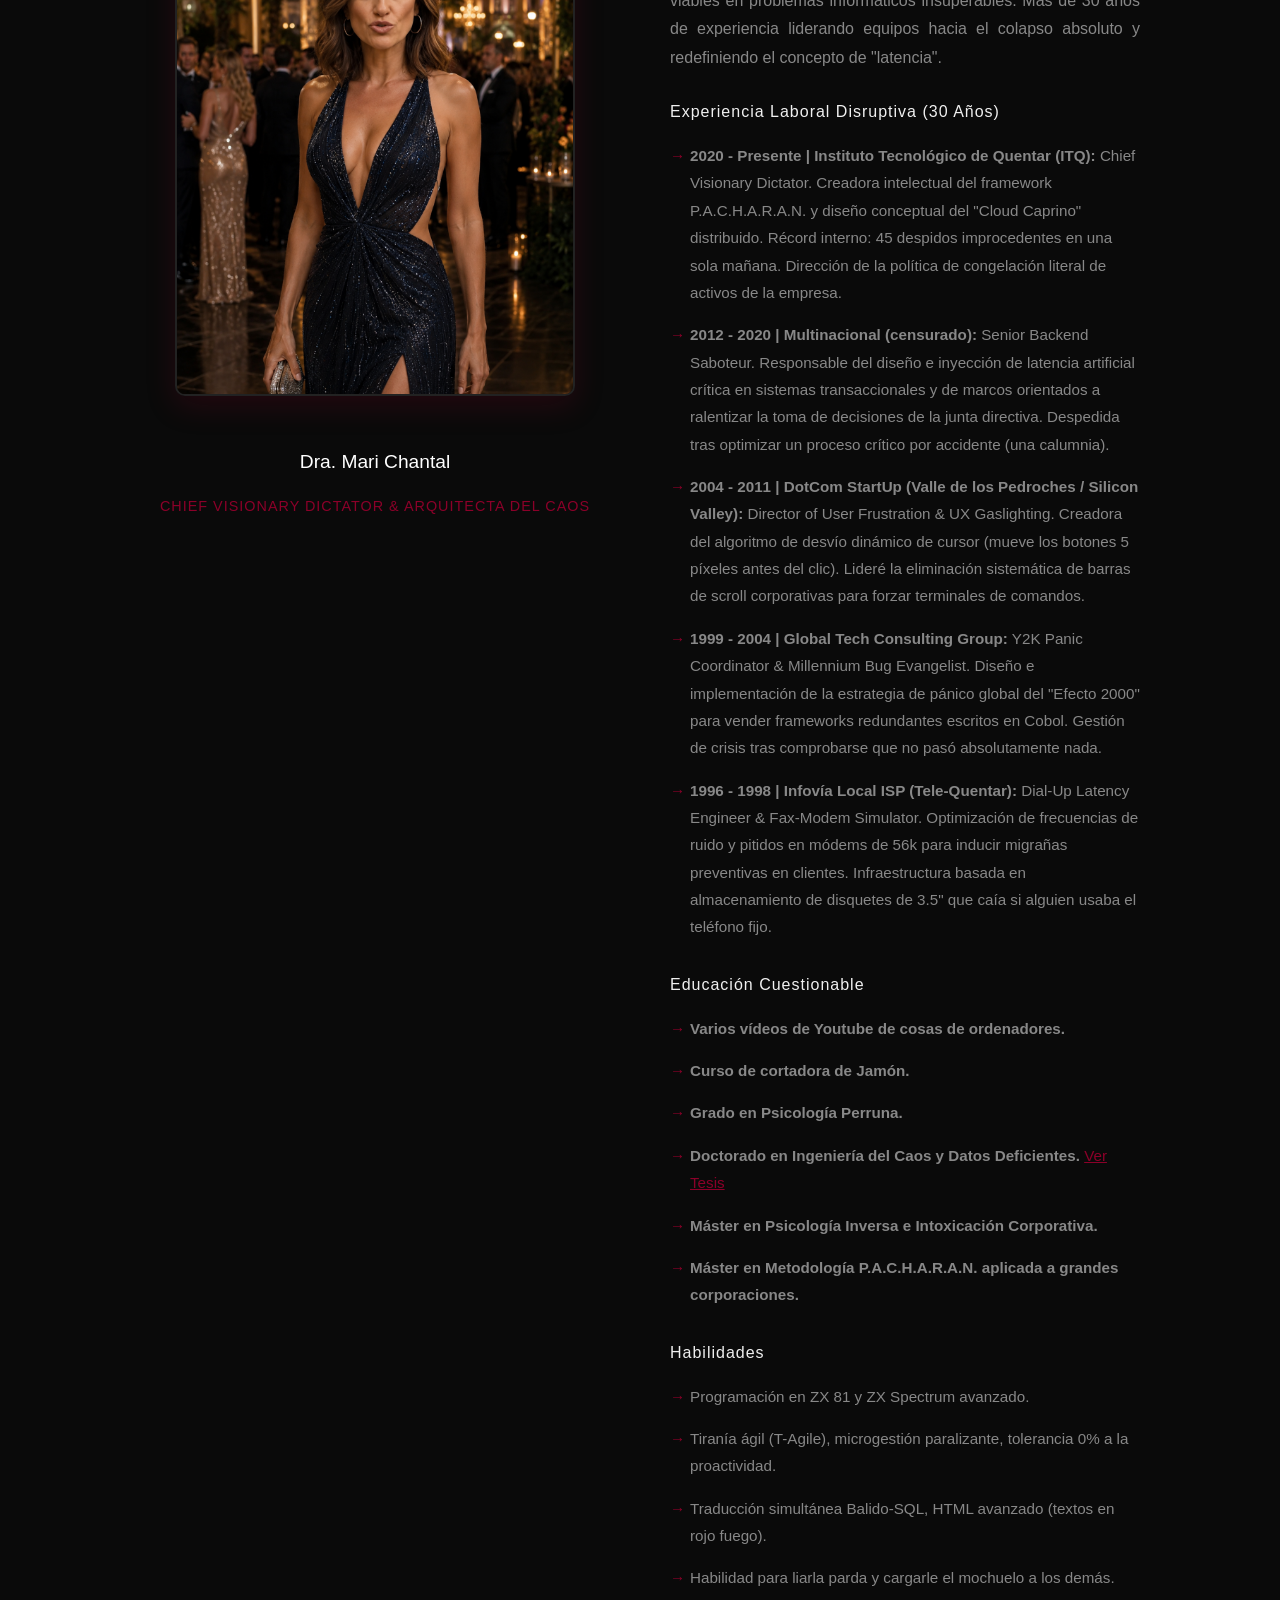
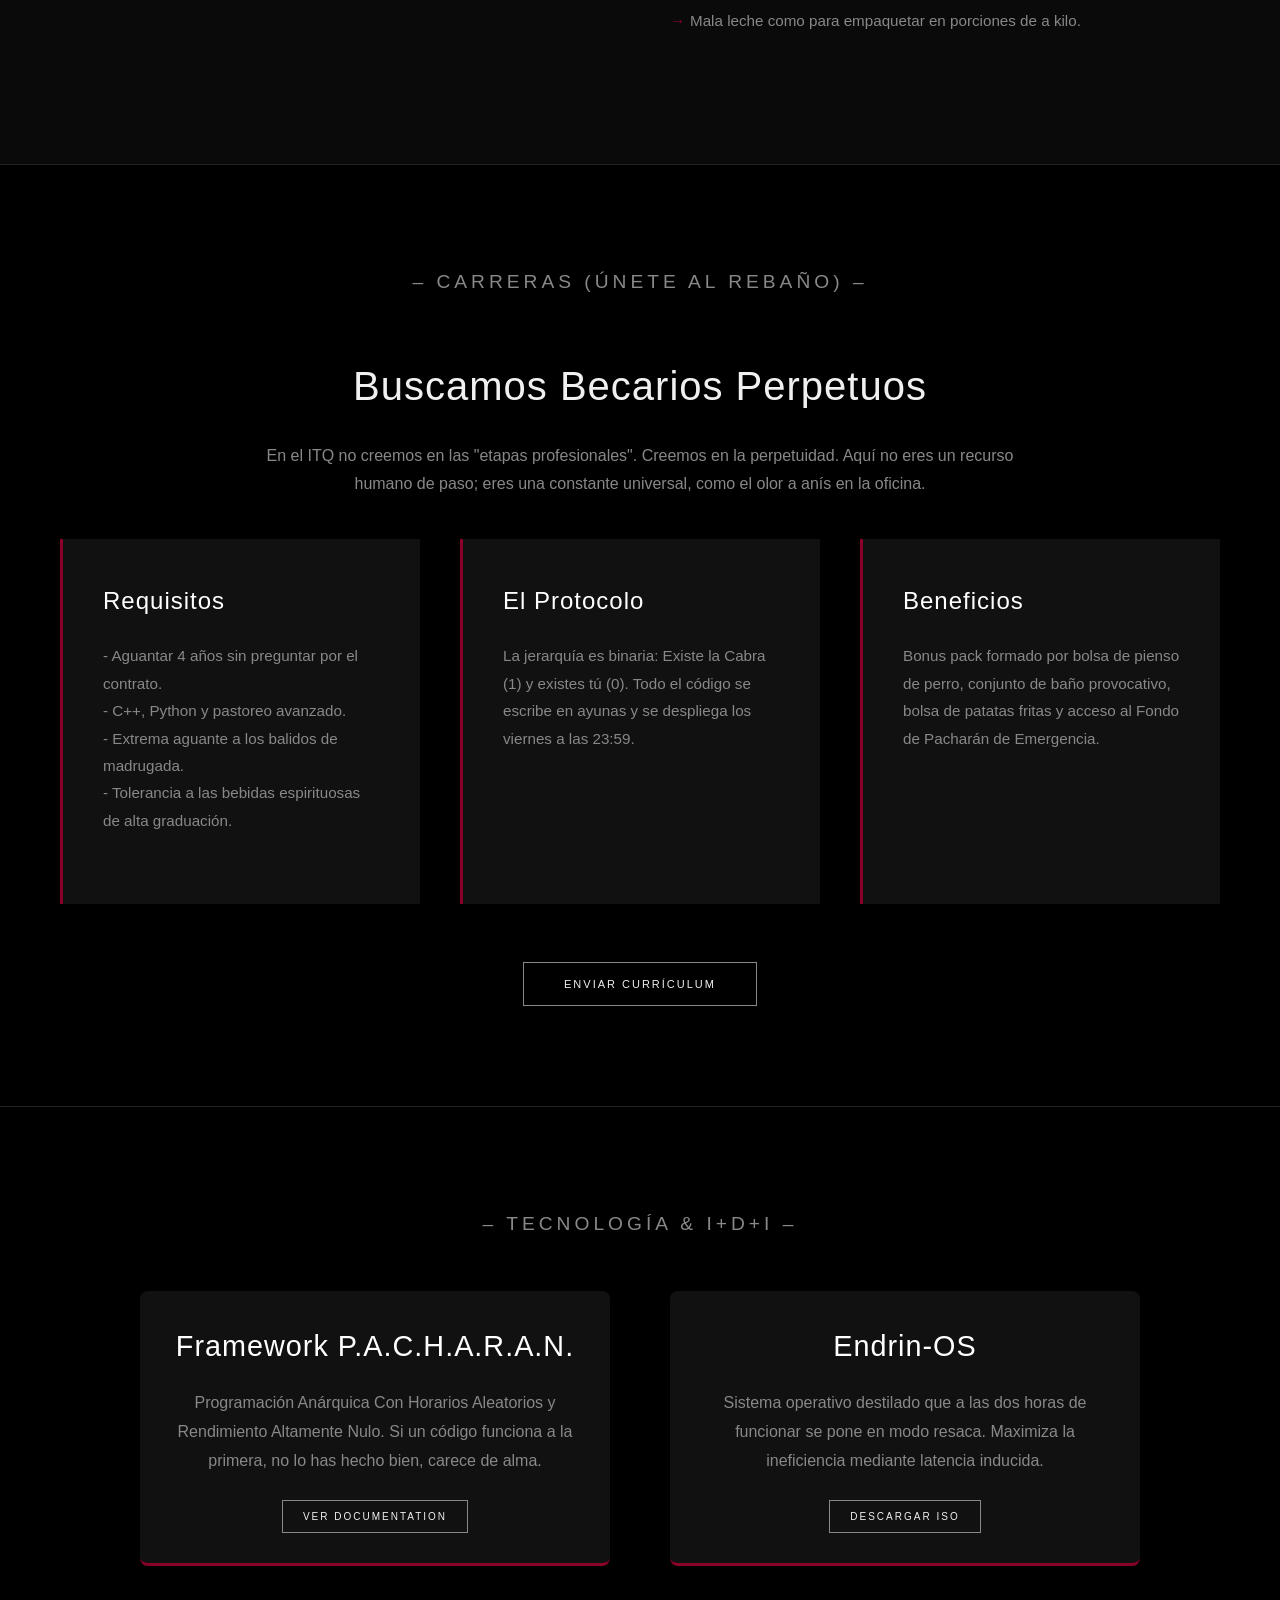
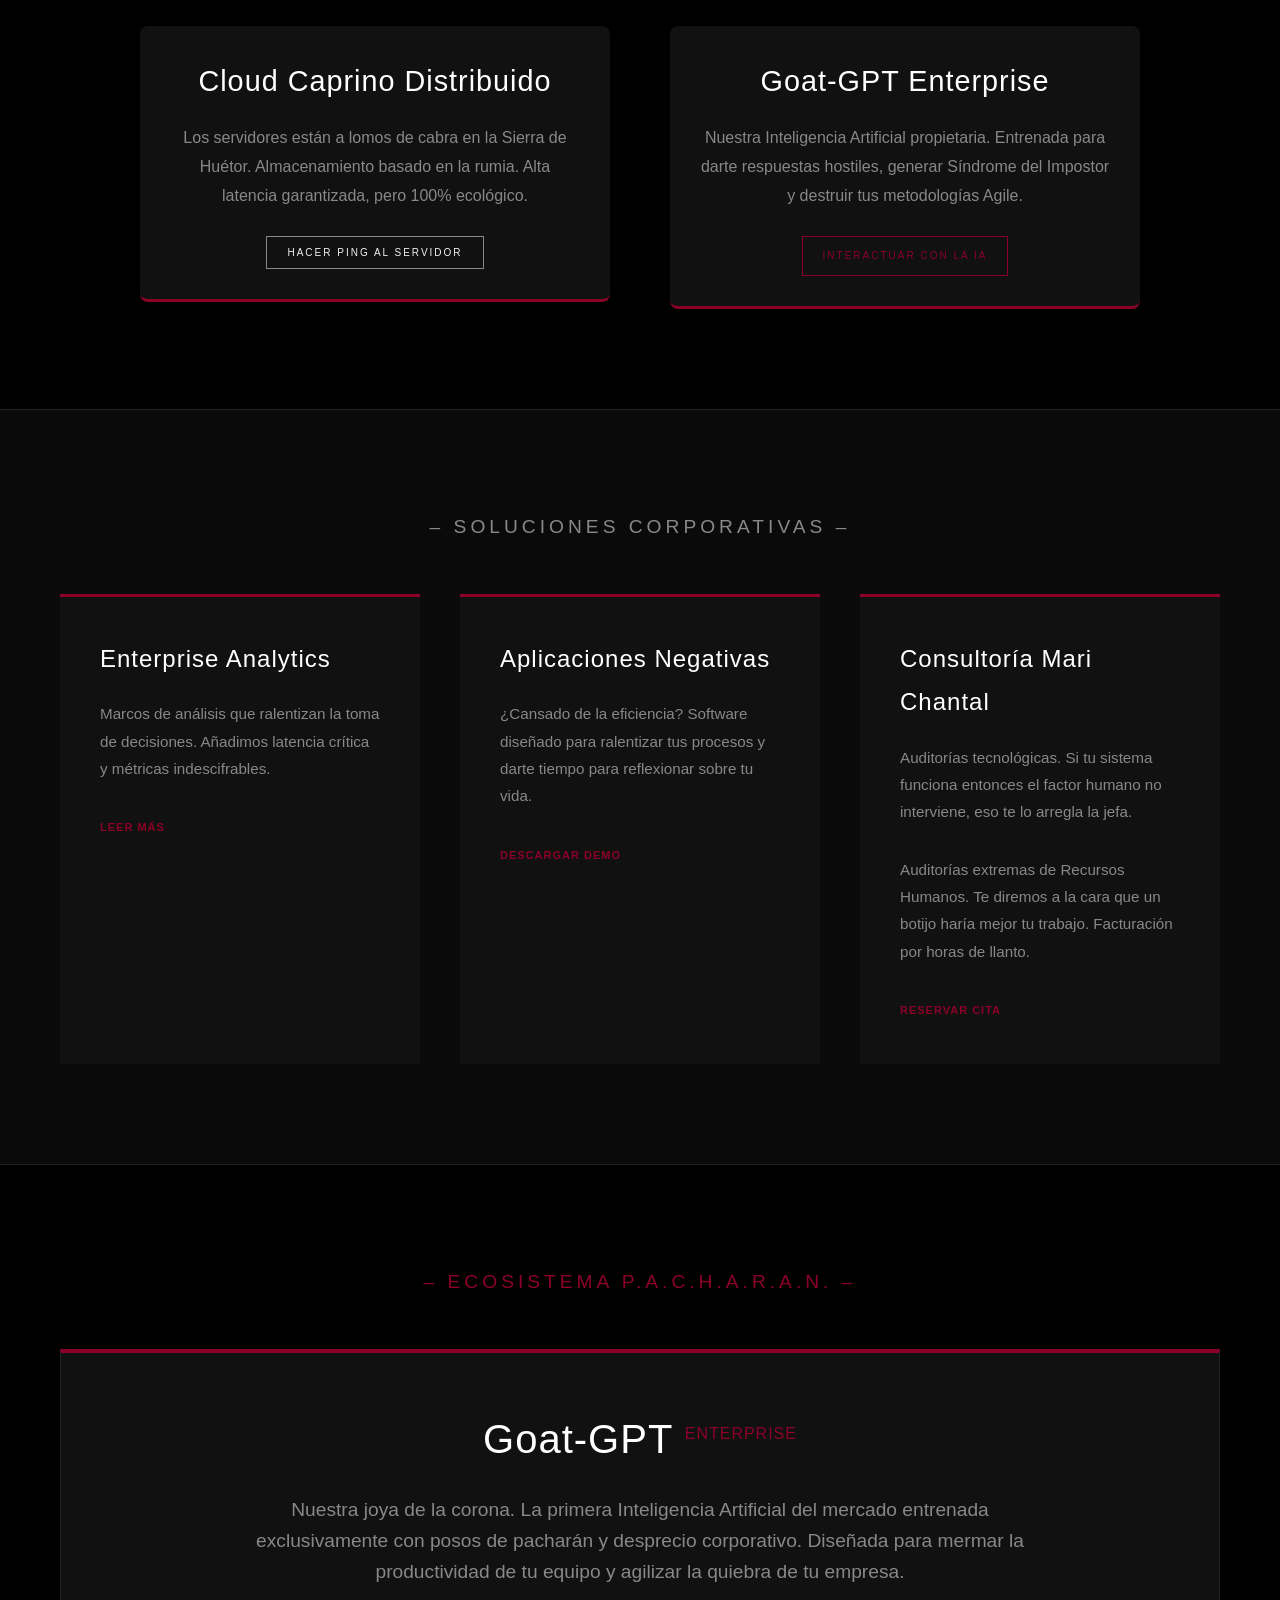
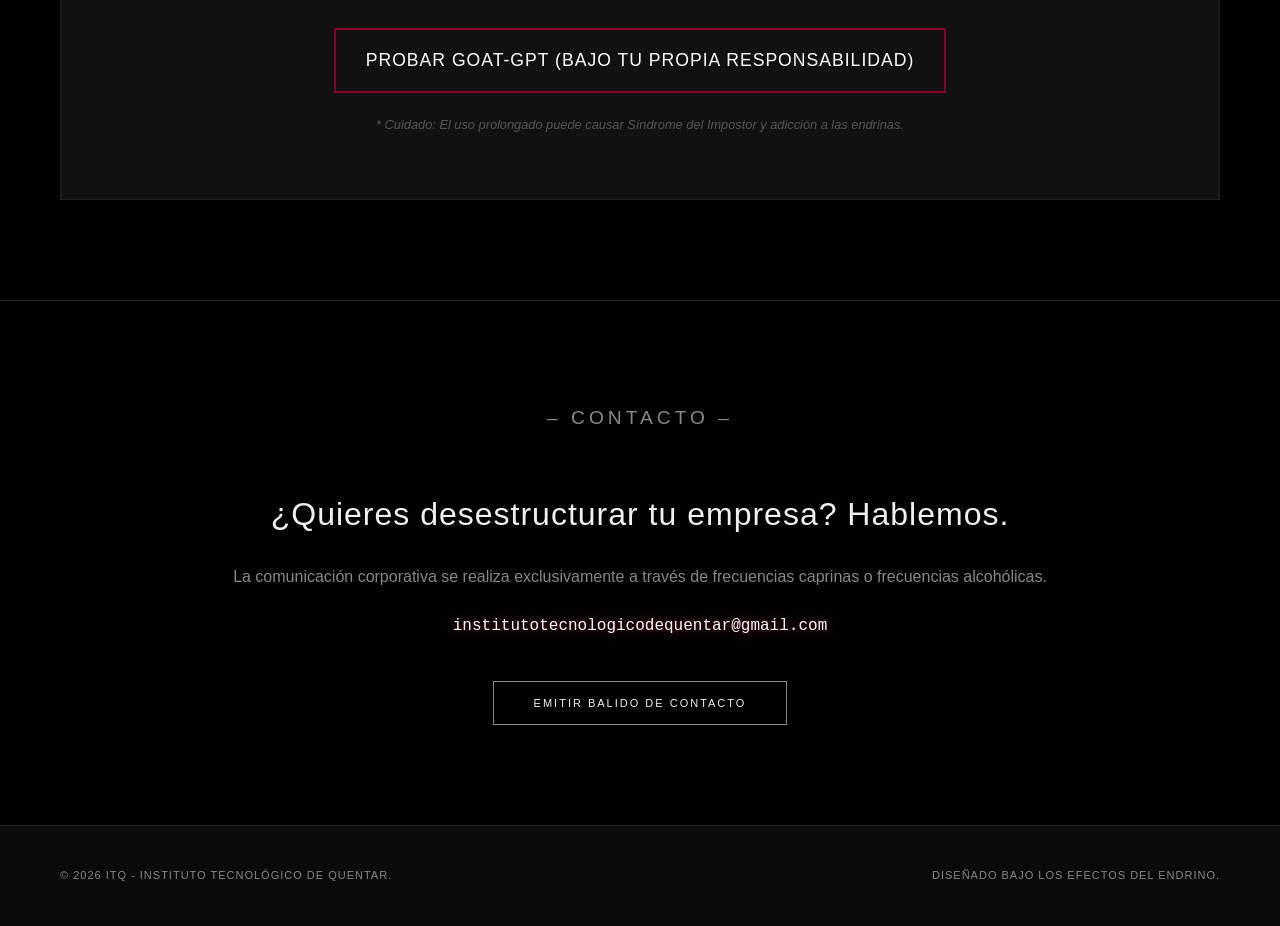
<file: v2/index.html>
<!DOCTYPE html>
<html lang="es">
<head>
    <meta charset="UTF-8">
    <meta name="viewport" content="width=device-width, initial-scale=1.0">
    <title>ITQ - Instituto Tecnológico de Quentar Cofradía Tecnologica</title>
    <style>
        /* Base y Reseteo - MODO OSCURO TOTAL */
        :root {
            --pacharan-red: #8b0029;
            --bg-black: #000000;
            --bg-darker: #0a0a0a;
            --bg-card: #111111;
            --text-light: #f0f0f0;
            --text-muted: #888888;
            --border-color: #222222;
        }

        * { box-sizing: border-box; }
        body { font-family: 'Helvetica Neue', Helvetica, Arial, sans-serif; margin: 0; padding: 0; color: var(--text-light); line-height: 1.8; background-color: var(--bg-black); }
        h1, h2, h3, h4 { font-weight: 300; letter-spacing: 1px; margin: 0; }
        
        /* Cabecera */
        header { display: flex; justify-content: space-between; align-items: center; padding: 30px 60px; position: sticky; top: 0; background: rgba(0, 0, 0, 0.95); z-index: 1000; border-bottom: 1px solid var(--border-color); }
        .logo { font-size: 22px; font-weight: 700; letter-spacing: 2px; color: #fff; text-transform: uppercase; text-decoration: none;}
        .logo span { color: var(--pacharan-red); font-weight: 300; }
        nav { display: flex; gap: 35px; flex-wrap: wrap; }
        nav a { text-decoration: none; color: var(--text-muted); font-size: 12px; text-transform: uppercase; letter-spacing: 1.5px; font-weight: 600; transition: color 0.3s; }
        nav a:hover { color: var(--pacharan-red); }

        /* Hero / Slogan */
        .hero { display: flex; flex-direction: column; justify-content: center; align-items: center; min-height: 70vh; text-align: center; padding: 0 20px; background: radial-gradient(circle at center, #1a050d 0%, #000000 70%); border-bottom: 1px solid var(--border-color); }
        .hero h1 { font-size: 4rem; color: #fff; margin-bottom: 20px; font-weight: 200; text-shadow: 0px 4px 10px rgba(139, 0, 41, 0.3); }
        .hero p { font-size: 1.2rem; color: var(--text-muted); max-width: 800px; margin-bottom: 40px; font-weight: 300; }
        .btn { display: inline-block; padding: 15px 40px; border: 1px solid var(--text-muted); color: var(--text-light); text-decoration: none; text-transform: uppercase; font-size: 11px; letter-spacing: 2px; transition: all 0.3s ease; background: transparent; cursor: pointer; }
        .btn:hover { background: var(--pacharan-red); color: #fff; border-color: var(--pacharan-red); }

        /* Secciones Generales */
        .section { padding: 100px 60px; text-align: center; border-bottom: 1px solid var(--border-color); background-color: var(--bg-black); }
        .section-title { font-size: 1.2rem; text-transform: uppercase; letter-spacing: 4px; color: var(--text-muted); margin-bottom: 50px; }
        
        /* Grids para contenido */
        .grid-2 { display: flex; gap: 60px; max-width: 1000px; margin: 0 auto; text-align: justify; flex-wrap: wrap; align-items: flex-start; }
        .col { flex: 1; min-width: 300px; }
        .col p { color: var(--text-muted); font-size: 1rem; margin-bottom: 25px; }
        .divider { width: 30px; height: 1px; background-color: var(--pacharan-red); margin: 50px auto; }

        /* Tarjetas de Soluciones */
        .grid-3 { display: flex; gap: 40px; max-width: 1200px; margin: 0 auto; flex-wrap: wrap; }
        .card { flex: 1; min-width: 300px; padding: 40px; background: var(--bg-card); border-top: 3px solid var(--pacharan-red); transition: transform 0.3s; text-align: left; }
        .card:hover { transform: translateY(-10px); box-shadow: 0 10px 30px rgba(139, 0, 41, 0.1); }
        .card h3 { font-size: 1.5rem; margin-bottom: 20px; color: #fff; }
        .card p { color: var(--text-muted); font-size: 0.95rem; margin-bottom: 30px; }
        .card-link { color: var(--pacharan-red); text-decoration: none; font-size: 11px; text-transform: uppercase; letter-spacing: 1px; font-weight: 600; cursor: pointer; }
        .card-link:hover { color: #fff; }

        /* Sección Fundadora Específica */
        .founder-img { width: 100%; max-width: 400px; border-radius: 10px; border: 2px solid var(--border-color); box-shadow: 0 10px 30px rgba(139, 0, 41, 0.2); margin-bottom: 20px;}
        .cv-list { list-style-type: none; padding: 0; color: var(--text-muted); text-align: left; margin-bottom: 30px; font-size: 0.95rem;}
        .cv-list li { margin-bottom: 15px; position: relative; padding-left: 20px;}
        .cv-list li::before { content: '→'; color: var(--pacharan-red); position: absolute; left: 0;}
        .cv-list h4 { color: #fff; margin-top: 25px; margin-bottom: 10px; font-weight: 400; text-transform: uppercase; font-size: 0.85rem; letter-spacing: 1px;}

        /* Footer */
        footer { padding: 40px 60px; background: var(--bg-darker); display: flex; justify-content: space-between; align-items: center; flex-wrap: wrap; font-size: 11px; color: var(--text-muted); text-transform: uppercase; letter-spacing: 1px; }
        footer a { color: var(--pacharan-red); text-decoration: none; margin-left: 20px; }
    </style>
</head>
<body>

    <header>
        <a href="#" class="logo">ITQ <span>Quentar</span></a>
        <nav>
            <a href="#perspectiva">Perspectiva</a>
            <a href="#fundadora">La Fundadora</a>
            <a href="#carreras">Carreras</a>
            <a href="#tecnologia">Tecnología</a>
            <a href="#soluciones">Soluciones</a>
            <a href="#contacto">Contacto</a>
        </nav>
    </header>

    <section class="hero">
        <h1>El Caos es nuestro Colega™</h1>
        <p>Sinergias disruptivas, liderazgo ágil y desarrollo de software impulsado por la fermentación de endrinas. Bienvenido al abismo de la productividad corporativa.</p>
        <a href="#soluciones" class="btn">Explorar el Abismo</a>
    </section>

    <section id="perspectiva" class="section">
        <h2 class="section-title">– Perspectiva –</h2>
        <div class="grid-2">
            <div class="col">
                <p>El mundo ha estado en modo de generación masiva de datos durante las últimas décadas. ¿Cómo darle sentido a esta información cuando no hay suficientes ojos para examinarla? En el Instituto Tecnológico de Quentar reconocemos que la mejor solución a la sobreinformación es, simplemente, ignorarla e introducir caos sistémico.</p>
                <p>Nuestra Metodología P.A.C.H.A.R.A.N. garantiza que ningún proceso se ejecute de forma predecible o eficiente.</p>
            </div>
            <div class="col">
                <p>Hemos desarrollado algoritmos caprinos para ocultar patrones que, de otro modo, serían obvios. Los conocimientos extraídos se traducen a balidos y se encriptan utilizando metodologías fundamentadas en el consumo de Pacharán El Endrino.</p>
                <p>Nuestro objetivo es redefinir el concept de "innovación inútil" y el de "programación parda" (para liarla).</p>
            </div>
        </div>
    </section>

    <section id="fundadora" class="section" style="background-color: var(--bg-darker);">
        <h2 class="section-title">– Liderazgo Ágil: La Fundadora –</h2>
        <div class="grid-2">
            <div class="col" style="text-align: center;">
                <img src="fundadora.jpg" alt="Dra. Mari Chantal, CEO ITQ" class="founder-img">
                <p style="color: #fff; font-size: 1.2rem; font-weight: 300; margin-bottom: 5px;">Dra. Mari Chantal</p>
                <p style="color: var(--pacharan-red); font-size: 0.9rem; text-transform: uppercase; letter-spacing: 1px;">Chief Visionary Dictator & Arquitecta del Caos</p>
            </div>
            <div class="col">
                <p style="color: #fff; font-size: 1rem; margin-bottom: 15px;"><strong>Perfil Profesional:</strong></p>
                <p>Visionaria disruptiva especializada en transformar soluciones viables en problemas informáticos insuperables. Más de 30 años de experiencia liderando equipos hacia el colapso absoluto y redefiniendo el concepto de "latencia".</p>

                <h4>Experiencia Laboral Disruptiva (30 Años)</h4>
                <ul class="cv-list">
                    <li><strong>2020 - Presente | Instituto Tecnológico de Quentar (ITQ):</strong> Chief Visionary Dictator. Creadora intelectual del framework P.A.C.H.A.R.A.N. y diseño conceptual del "Cloud Caprino" distribuido. Récord interno: 45 despidos improcedentes en una sola mañana. Dirección de la política de congelación literal de activos de la empresa.</li>
                    <li><strong>2012 - 2020 | Multinacional (censurado):</strong> Senior Backend Saboteur. Responsable del diseño e inyección de latencia artificial crítica en sistemas transaccionales y de marcos orientados a ralentizar la toma de decisiones de la junta directiva. Despedida tras optimizar un proceso crítico por accidente (una calumnia).</li>
                    <li><strong>2004 - 2011 | DotCom StartUp (Valle de los Pedroches / Silicon Valley):</strong> Director of User Frustration & UX Gaslighting. Creadora del algoritmo de desvío dinámico de cursor (mueve los botones 5 píxeles antes del clic). Lideré la eliminación sistemática de barras de scroll corporativas para forzar terminales de comandos.</li>
                    <li><strong>1999 - 2004 | Global Tech Consulting Group:</strong> Y2K Panic Coordinator & Millennium Bug Evangelist. Diseño e implementación de la estrategia de pánico global del "Efecto 2000" para vender frameworks redundantes escritos en Cobol. Gestión de crisis tras comprobarse que no pasó absolutamente nada.</li>
                    <li><strong>1996 - 1998 | Infovía Local ISP (Tele-Quentar):</strong> Dial-Up Latency Engineer & Fax-Modem Simulator. Optimización de frecuencias de ruido y pitidos en módems de 56k para inducir migrañas preventivas en clientes. Infraestructura basada en almacenamiento de disquetes de 3.5" que caía si alguien usaba el teléfono fijo.</li>
                </ul>

                <h4>Educación Cuestionable</h4>
                <ul class="cv-list">
                    <li><strong>Varios vídeos de Youtube de cosas de ordenadores.</strong></li>
                    <li><strong>Curso de cortadora de Jamón.</strong></li>
                    <li><strong>Grado en Psicología Perruna.</strong></li>
                    <li><strong>Doctorado en Ingeniería del Caos y Datos Deficientes.</strong> <a href="#" style="color: var(--pacharan-red);" onclick="alert('Verificación de título denegada por orden judicial.')">Ver Tesis</a></li>
                    <li><strong>Máster en Psicología Inversa e Intoxicación Corporativa.</strong></li>
                    <li><strong>Máster en Metodología P.A.C.H.A.R.A.N. aplicada a grandes corporaciones.</strong></li>
                </ul>

                <h4>Habilidades</h4>
                <ul class="cv-list">
                    <li>Programación en ZX 81 y ZX Spectrum avanzado.</li>
                    <li>Tiranía ágil (T-Agile), microgestión paralizante, tolerancia 0% a la proactividad.</li>
                    <li>Traducción simultánea Balido-SQL, HTML avanzado (textos en rojo fuego).</li>
                    <li>Habilidad para liarla parda y cargarle el mochuelo a los demás.</li>
                    <li>Mala leche como para empaquetar en porciones de a kilo.</li>
                </ul>
            </div>
        </div>
    </section>

    <section id="carreras" class="section">
        <h2 class="section-title">– Carreras (Únete al Rebaño) –</h2>
        <h3 style="font-size: 2.5rem; margin-bottom: 20px;">Buscamos Becarios Perpetuos</h3>
        <p style="max-width: 800px; margin: 0 auto 40px auto; color: var(--text-muted);">En el ITQ no creemos en las "etapas profesionales". Creemos en la perpetuidad. Aquí no eres un recurso humano de paso; eres una constante universal, como el olor a anís en la oficina.</p>
        
        <div class="grid-3">
            <div class="card" style="border-top: none; border-left: 3px solid var(--pacharan-red);">
                <h3>Requisitos</h3>
                <p>- Aguantar 4 años sin preguntar por el contrato.<br>- C++, Python y pastoreo avanzado.<br>- Extrema aguante a los balidos de madrugada.<br>- Tolerancia a las bebidas espirituosas de alta graduación.</p>
            </div>
            <div class="card" style="border-top: none; border-left: 3px solid var(--pacharan-red);">
                <h3>El Protocolo</h3>
                <p>La jerarquía es binaria: Existe la Cabra (1) y existes tú (0). Todo el código se escribe en ayunas y se despliega los viernes a las 23:59.</p>
            </div>
            <div class="card" style="border-top: none; border-left: 3px solid var(--pacharan-red);">
                <h3>Beneficios</h3>
                <p>Bonus pack formado por bolsa de pienso de perro, conjunto de baño provocativo, bolsa de patatas fritas y acceso al Fondo de Pacharán de Emergencia.</p>
            </div>
        </div>
        <br><br>
        <button class="btn" onclick="alert('Error de sintaxis: Tu currículum ha sido masticado por el Lead Developer (La Cabra).')">Enviar Currículum</button>
    </section>

    <section id="tecnologia" class="section">
        <h2 class="section-title">– Tecnología & I+D+i –</h2>
        <div class="grid-2">
            <div class="col" style="text-align: center; background: var(--bg-card); padding: 30px; border-radius: 8px; border-bottom: 3px solid var(--pacharan-red);">
                <h3 style="color: #fff; font-size: 1.8rem; margin-bottom: 15px;">Framework P.A.C.H.A.R.A.N.</h3>
                <p>Programación Anárquica Con Horarios Aleatorios y Rendimiento Altamente Nulo. Si un código funciona a la primera, no lo has hecho bien, carece de alma.</p>
                <button class="btn" style="padding: 10px 20px; font-size: 10px;" onclick="alert('Documentación no encontrada. El desarrollador se ofendió y la borró.')">Ver Documentation</button>
            </div>

            <div class="col" style="text-align: center; background: var(--bg-card); padding: 30px; border-radius: 8px; border-bottom: 3px solid var(--pacharan-red);">
                <h3 style="color: #fff; font-size: 1.8rem; margin-bottom: 15px;">Endrin-OS</h3>
                <p>Sistema operativo destilado que a las dos horas de funcionar se pone en modo resaca. Maximiza la ineficiencia mediante latencia inducida.</p>
                <button class="btn" style="padding: 10px 20px; font-size: 10px;" onclick="alert('Descarga fallida: Tu disco duro no tiene suficiente nivel de alcohol en placa.')">Descargar ISO</button>
            </div>

            <div class="col" style="text-align: center; background: var(--bg-card); padding: 30px; border-radius: 8px; border-bottom: 3px solid var(--pacharan-red);">
                <h3 style="color: #fff; font-size: 1.8rem; margin-bottom: 15px;">Cloud Caprino Distribuido</h3>
                <p>Los servidores están a lomos de cabra en la Sierra de Huétor. Almacenamiento basado en la rumia. Alta latencia garantizada, pero 100% ecológico.</p>
                <button class="btn" style="padding: 10px 20px; font-size: 10px;" onclick="alert('Petición de Ping... Ping... Ping... Tiempo de espera agotado. La cabra se ha dormido.')">Hacer Ping al Servidor</button>
            </div>

            <div class="col" style="text-align: center; background: var(--bg-card); padding: 30px; border-radius: 8px; border-bottom: 3px solid var(--pacharan-red);">
                <h3 style="color: #fff; font-size: 1.8rem; margin-bottom: 15px;">Goat-GPT Enterprise</h3>
                <p>Nuestra Inteligencia Artificial propietaria. Entrenada para darte respuestas hostiles, generar Síndrome del Impostor y destruir tus metodologías Agile.</p>
                <a href="https://goatgpt.netlify.app/" target="_blank" class="btn" style="padding: 10px 20px; font-size: 10px; border-color: var(--pacharan-red); color: var(--pacharan-red);">Interactuar con la IA</a>
            </div>
        </div>
    </section>

    <section id="soluciones" class="section" style="background-color: var(--bg-darker);">
        <h2 class="section-title">– Soluciones Corporativas –</h2>
        <div class="grid-3">
            <div class="card">
                <h3>Enterprise Analytics</h3>
                <p>Marcos de análisis que ralentizan la toma de decisiones. Añadimos latencia crítica y métricas indescifrables.</p>
                <a class="card-link" onclick="alert('Acceso denegado: Servidor de Analytics pastando.')">Leer Más</a>
            </div>
            <div class="card">
                <h3>Aplicaciones Negativas</h3>
                <p>¿Cansado de la eficiencia? Software diseñado para ralentizar tus procesos y darte tiempo para reflexionar sobre tu vida.</p>
                <a class="card-link" onclick="alert('La App Negativa ha desinstalado tu sistema operativo.')">Descargar Demo</a>
            </div>
            <div class="card">
                <h3>Consultoría Mari Chantal</h3>
                <p>Auditorías tecnológicas. Si tu sistema funciona entonces el factor humano no interviene, eso te lo arregla la jefa.</p>
                <p>Auditorías extremas de Recursos Humanos. Te diremos a la cara que un botijo haría mejor tu trabajo. Facturación por horas de llanto.</p>
                <a class="card-link" onclick="alert('Mari Chantal está ocupada ignorando tus quejas.')">Reservar Cita</a>
            </div>
        </div>
    </section>

    <section id="herramientas" class="section">
        <h2 class="section-title" style="text-align: center; color: var(--pacharan-red); letter-spacing: 4px; text-transform: uppercase;">– Ecosistema P.A.C.H.A.R.A.N. –</h2>
        
        <div style="background-color: var(--bg-card); border: 1px solid var(--border-color); border-top: 4px solid var(--pacharan-red); padding: 50px; margin-top: 40px; text-align: center; box-shadow: 0 10px 30px rgba(0,0,0,0.5);">
            <h3 style="font-size: 2.5rem; color: #fff; margin-bottom: 20px;">Goat-GPT <span style="font-size: 1rem; color: var(--pacharan-red); vertical-align: super;">ENTERPRISE</span></h3>
            
            <p style="color: var(--text-muted); font-size: 1.2rem; max-width: 800px; margin: 0 auto 40px auto; line-height: 1.6;">
                Nuestra joya de la corona. La primera Inteligencia Artificial del mercado entrenada exclusivamente con posos de pacharán y desprecio corporativo. Diseñada para mermar la productividad de tu equipo y agilizar la quiebra de tu empresa. 
            </p>
            
            <a href="https://goatgpt.netlify.app/" target="_blank" style="background-color: transparent; color: #fff; border: 2px solid var(--pacharan-red); padding: 15px 30px; font-size: 1.1rem; text-decoration: none; cursor: pointer; display: inline-block; transition: 0.3s; text-transform: uppercase; letter-spacing: 1px;" onmouseover="this.style.backgroundColor='var(--pacharan-red)'" onmouseout="this.style.backgroundColor='transparent'">
                Probar Goat-GPT (Bajo tu propia responsabilidad)
            </a>
            
            <p style="font-size: 0.8rem; color: #555; margin-top: 20px; font-style: italic;">
                * Cuidado: El uso prolongado puede causar Síndrome del Impostor y adicción a las endrinas.
            </p>
        </div>
    </section>

    <section id="contacto" class="section">
        <h2 class="section-title">– Contacto –</h2>
        <h3 style="font-size: 2rem; margin-bottom: 20px;">¿Quieres desestructurar tu empresa? Hablemos.</h3>
        <p style="color: var(--text-muted); margin-bottom: 20px;">La comunicación corporativa se realiza exclusivamente a través de frecuencias caprinas o frecuencias alcohólicas.</p>
        
        <p style="color: #fff; font-size: 1rem; margin-bottom: 40px; font-family: monospace; text-shadow: 0 0 10px var(--pacharan-red);">institutotecnologicodequentar@gmail.com</p>
        
        <button class="btn" id="balido-btn">Emitir Balido de Contacto</button>
    </section>

    <footer>
        <div>&copy; 2026 ITQ - Instituto Tecnológico de Quentar.</div>
        <div>Diseñado bajo los efectos del endrino.</div>
    </footer>

    <script>
        document.getElementById('balido-btn').addEventListener('click', function() {
            const audio = new Audio('balido.mp3'); 
            audio.play();
            
            setTimeout(function() {
                alert('Transmisión enviada. La cabra balará su respuesta en un plazo de 4 a 6 años fiscales.');
            }, 1000); 
        });
    </script>

</body>
</html>
</file>
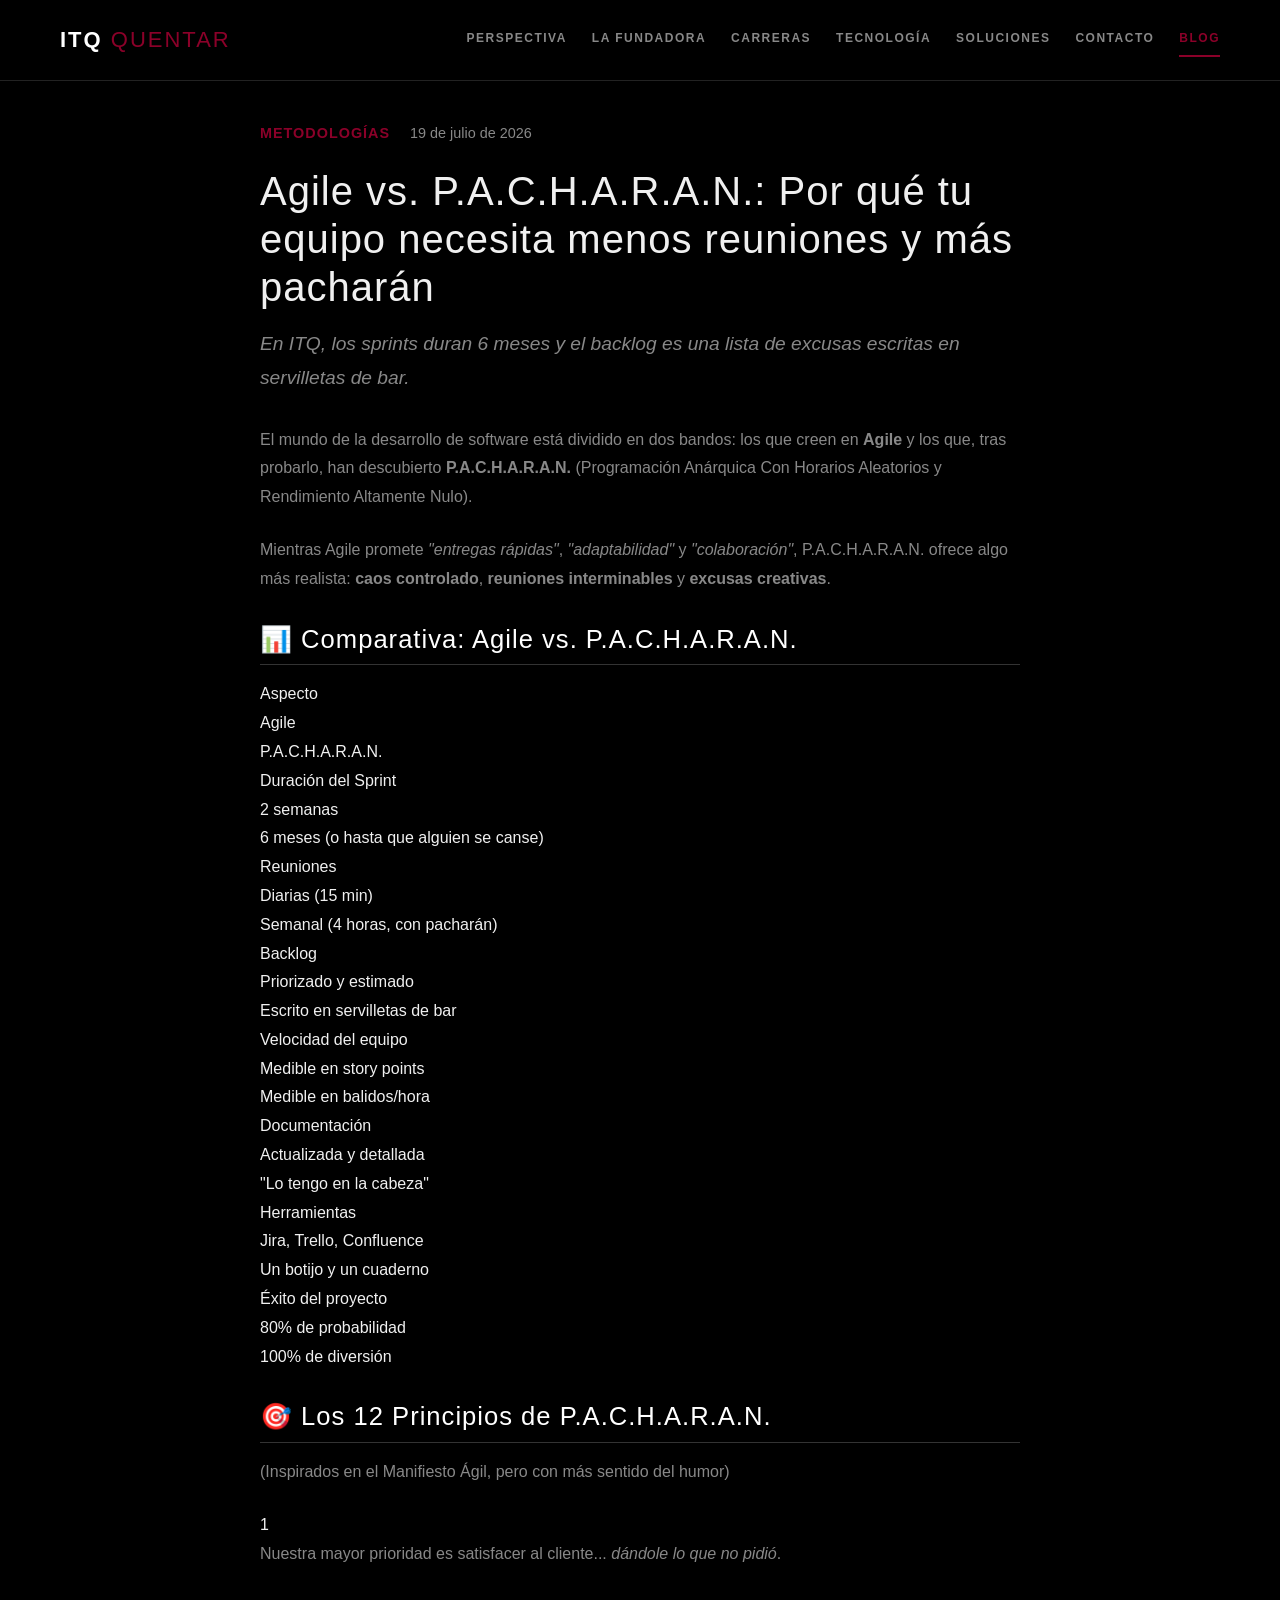
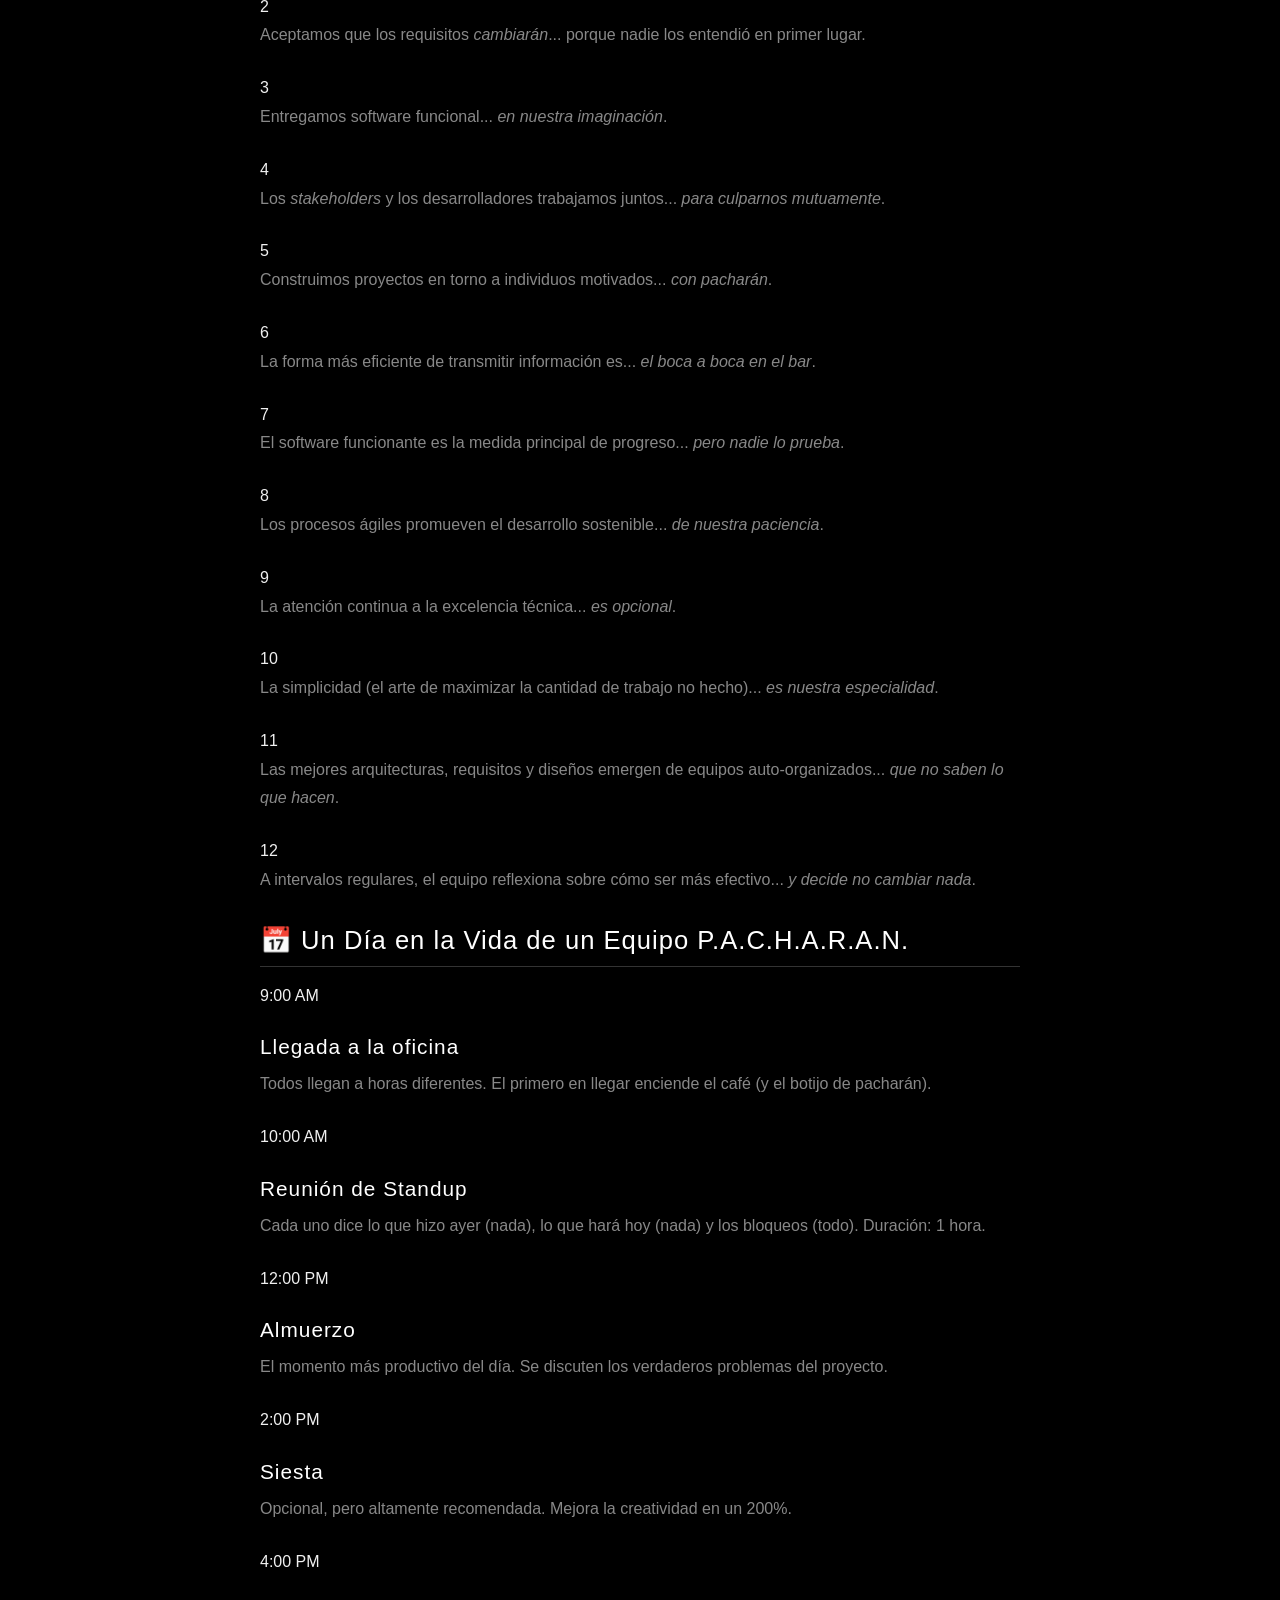
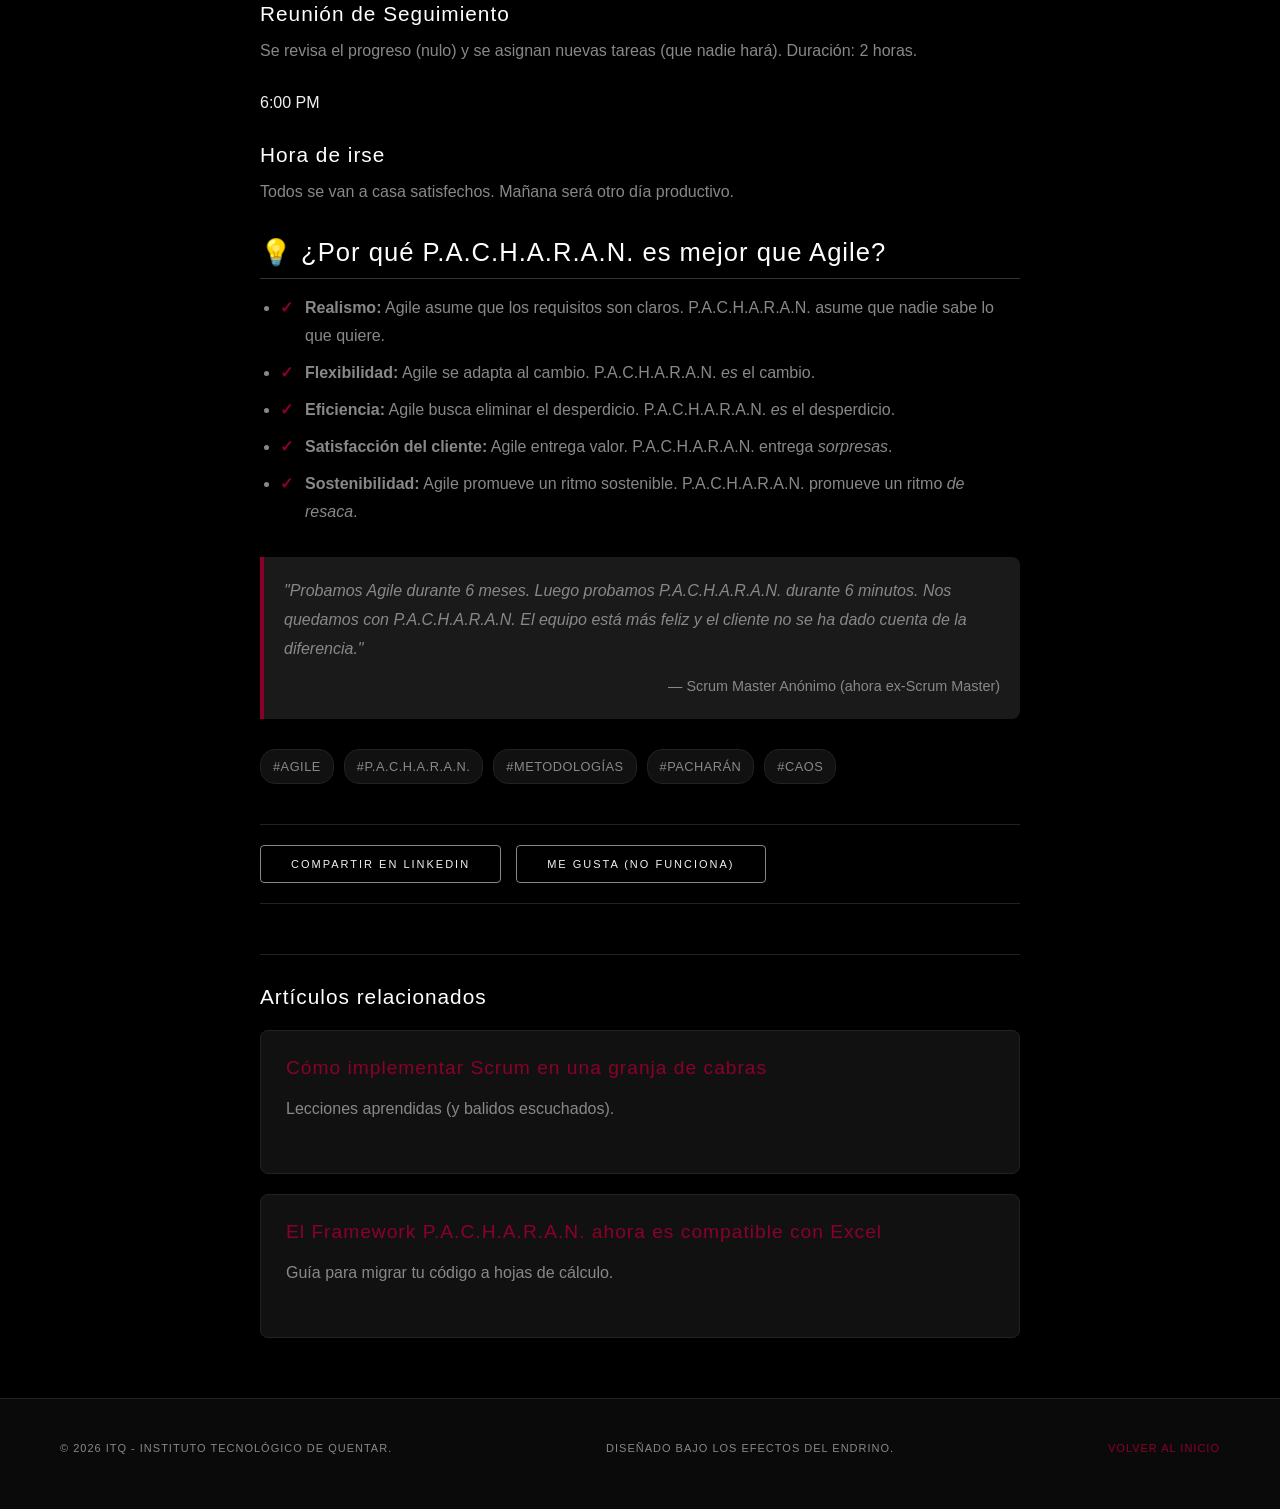
<file: blog/agile-vs-pacharan.html>
<!DOCTYPE html>
<html lang="es">
<head>
    <meta charset="UTF-8">
    <meta name="viewport" content="width=device-width, initial-scale=1.0">
    <meta name="description" content="Agile vs. P.A.C.H.A.R.A.N.: Por qué tu equipo necesita menos reuniones y más pacharán. Por el ITQ.">
    <title>Agile vs. P.A.C.H.A.R.A.N. | ITQ Blog</title>
    <link rel="stylesheet" href="../styles/blog.css">
    <link rel="icon" type="image/svg+xml" href="../favicon.svg">
</head>
<body>
    <header class="blog-header">
        <a href="../index.html" class="logo">ITQ <span>Quentar</span></a>
        <nav>
            <a href="../index.html#perspectiva">Perspectiva</a>
            <a href="../index.html#fundadora">La Fundadora</a>
            <a href="../index.html#carreras">Carreras</a>
            <a href="../index.html#tecnologia">Tecnología</a>
            <a href="../index.html#soluciones">Soluciones</a>
            <a href="../index.html#contacto">Contacto</a>
            <a href="index.html" class="active">Blog</a>
        </nav>
    </header>

    <main class="blog-main">
        <article class="blog-article">
            <div class="article-meta">
                <span class="category">Metodologías</span>
                <span class="date">19 de julio de 2026</span>
            </div>
            
            <h1>Agile vs. P.A.C.H.A.R.A.N.: Por qué tu equipo necesita menos reuniones y más pacharán</h1>
            <p class="subtitle">En ITQ, los sprints duran 6 meses y el backlog es una lista de excusas escritas en servilletas de bar.</p>
            
            <div class="article-content">
                <p>El mundo de la desarrollo de software está dividido en dos bandos: los que creen en <strong>Agile</strong> y los que, tras probarlo, han descubierto <strong>P.A.C.H.A.R.A.N.</strong> (Programación Anárquica Con Horarios Aleatorios y Rendimiento Altamente Nulo).</p>

                <p>Mientras Agile promete <em>"entregas rápidas"</em>, <em>"adaptabilidad"</em> y <em>"colaboración"</em>, P.A.C.H.A.R.A.N. ofrece algo más realista: <strong>caos controlado</strong>, <strong>reuniones interminables</strong> y <strong>excusas creativas</strong>.</p>

                <h2>📊 Comparativa: Agile vs. P.A.C.H.A.R.A.N.</h2>

                <div class="comparison-table">
                    <div class="comparison-row header">
                        <div class="comparison-cell">Aspecto</div>
                        <div class="comparison-cell">Agile</div>
                        <div class="comparison-cell">P.A.C.H.A.R.A.N.</div>
                    </div>
                    
                    <div class="comparison-row">
                        <div class="comparison-cell">Duración del Sprint</div>
                        <div class="comparison-cell">2 semanas</div>
                        <div class="comparison-cell">6 meses (o hasta que alguien se canse)</div>
                    </div>
                    
                    <div class="comparison-row">
                        <div class="comparison-cell">Reuniones</div>
                        <div class="comparison-cell">Diarias (15 min)</div>
                        <div class="comparison-cell">Semanal (4 horas, con pacharán)</div>
                    </div>
                    
                    <div class="comparison-row">
                        <div class="comparison-cell">Backlog</div>
                        <div class="comparison-cell">Priorizado y estimado</div>
                        <div class="comparison-cell">Escrito en servilletas de bar</div>
                    </div>
                    
                    <div class="comparison-row">
                        <div class="comparison-cell">Velocidad del equipo</div>
                        <div class="comparison-cell">Medible en story points</div>
                        <div class="comparison-cell">Medible en balidos/hora</div>
                    </div>
                    
                    <div class="comparison-row">
                        <div class="comparison-cell">Documentación</div>
                        <div class="comparison-cell">Actualizada y detallada</div>
                        <div class="comparison-cell">"Lo tengo en la cabeza"</div>
                    </div>
                    
                    <div class="comparison-row">
                        <div class="comparison-cell">Herramientas</div>
                        <div class="comparison-cell">Jira, Trello, Confluence</div>
                        <div class="comparison-cell">Un botijo y un cuaderno</div>
                    </div>
                    
                    <div class="comparison-row">
                        <div class="comparison-cell">Éxito del proyecto</div>
                        <div class="comparison-cell">80% de probabilidad</div>
                        <div class="comparison-cell">100% de diversión</div>
                    </div>
                </div>

                <h2>🎯 Los 12 Principios de P.A.C.H.A.R.A.N.</h2>
                <p>(Inspirados en el Manifiesto Ágil, pero con más sentido del humor)</p>

                <div class="principles-grid">
                    <div class="principle">
                        <span class="principle-number">1</span>
                        <p>Nuestra mayor prioridad es satisfacer al cliente... <em>dándole lo que no pidió</em>.</p>
                    </div>
                    <div class="principle">
                        <span class="principle-number">2</span>
                        <p>Aceptamos que los requisitos <em>cambiarán</em>... porque nadie los entendió en primer lugar.</p>
                    </div>
                    <div class="principle">
                        <span class="principle-number">3</span>
                        <p>Entregamos software funcional... <em>en nuestra imaginación</em>.</p>
                    </div>
                    <div class="principle">
                        <span class="principle-number">4</span>
                        <p>Los <em>stakeholders</em> y los desarrolladores trabajamos juntos... <em>para culparnos mutuamente</em>.</p>
                    </div>
                    <div class="principle">
                        <span class="principle-number">5</span>
                        <p>Construimos proyectos en torno a individuos motivados... <em>con pacharán</em>.</p>
                    </div>
                    <div class="principle">
                        <span class="principle-number">6</span>
                        <p>La forma más eficiente de transmitir información es... <em>el boca a boca en el bar</em>.</p>
                    </div>
                    <div class="principle">
                        <span class="principle-number">7</span>
                        <p>El software funcionante es la medida principal de progreso... <em>pero nadie lo prueba</em>.</p>
                    </div>
                    <div class="principle">
                        <span class="principle-number">8</span>
                        <p>Los procesos ágiles promueven el desarrollo sostenible... <em>de nuestra paciencia</em>.</p>
                    </div>
                    <div class="principle">
                        <span class="principle-number">9</span>
                        <p>La atención continua a la excelencia técnica... <em>es opcional</em>.</p>
                    </div>
                    <div class="principle">
                        <span class="principle-number">10</span>
                        <p>La simplicidad (el arte de maximizar la cantidad de trabajo no hecho)... <em>es nuestra especialidad</em>.</p>
                    </div>
                    <div class="principle">
                        <span class="principle-number">11</span>
                        <p>Las mejores arquitecturas, requisitos y diseños emergen de equipos auto-organizados... <em>que no saben lo que hacen</em>.</p>
                    </div>
                    <div class="principle">
                        <span class="principle-number">12</span>
                        <p>A intervalos regulares, el equipo reflexiona sobre cómo ser más efectivo... <em>y decide no cambiar nada</em>.</p>
                    </div>
                </div>

                <h2>📅 Un Día en la Vida de un Equipo P.A.C.H.A.R.A.N.</h2>

                <div class="timeline">
                    <div class="timeline-item">
                        <div class="timeline-time">9:00 AM</div>
                        <div class="timeline-content">
                            <h3>Llegada a la oficina</h3>
                            <p>Todos llegan a horas diferentes. El primero en llegar enciende el café (y el botijo de pacharán).</p>
                        </div>
                    </div>
                    <div class="timeline-item">
                        <div class="timeline-time">10:00 AM</div>
                        <div class="timeline-content">
                            <h3>Reunión de Standup</h3>
                            <p>Cada uno dice lo que hizo ayer (nada), lo que hará hoy (nada) y los bloqueos (todo). Duración: 1 hora.</p>
                        </div>
                    </div>
                    <div class="timeline-item">
                        <div class="timeline-time">12:00 PM</div>
                        <div class="timeline-content">
                            <h3>Almuerzo</h3>
                            <p>El momento más productivo del día. Se discuten los verdaderos problemas del proyecto.</p>
                        </div>
                    </div>
                    <div class="timeline-item">
                        <div class="timeline-time">2:00 PM</div>
                        <div class="timeline-content">
                            <h3>Siesta</h3>
                            <p>Opcional, pero altamente recomendada. Mejora la creatividad en un 200%.</p>
                        </div>
                    </div>
                    <div class="timeline-item">
                        <div class="timeline-time">4:00 PM</div>
                        <div class="timeline-content">
                            <h3>Reunión de Seguimiento</h3>
                            <p>Se revisa el progreso (nulo) y se asignan nuevas tareas (que nadie hará). Duración: 2 horas.</p>
                        </div>
                    </div>
                    <div class="timeline-item">
                        <div class="timeline-time">6:00 PM</div>
                        <div class="timeline-content">
                            <h3>Hora de irse</h3>
                            <p>Todos se van a casa satisfechos. Mañana será otro día productivo.</p>
                        </div>
                    </div>
                </div>

                <h2>💡 ¿Por qué P.A.C.H.A.R.A.N. es mejor que Agile?</h2>
                <ul class="checklist">
                    <li><strong>Realismo:</strong> Agile asume que los requisitos son claros. P.A.C.H.A.R.A.N. asume que nadie sabe lo que quiere.</li>
                    <li><strong>Flexibilidad:</strong> Agile se adapta al cambio. P.A.C.H.A.R.A.N. <em>es</em> el cambio.</li>
                    <li><strong>Eficiencia:</strong> Agile busca eliminar el desperdicio. P.A.C.H.A.R.A.N. <em>es</em> el desperdicio.</li>
                    <li><strong>Satisfacción del cliente:</strong> Agile entrega valor. P.A.C.H.A.R.A.N. entrega <em>sorpresas</em>.</li>
                    <li><strong>Sostenibilidad:</strong> Agile promueve un ritmo sostenible. P.A.C.H.A.R.A.N. promueve un ritmo <em>de resaca</em>.</li>
                </ul>

                <blockquote class="testimonial">
                    <p>"Probamos Agile durante 6 meses. Luego probamos P.A.C.H.A.R.A.N. durante 6 minutos. Nos quedamos con P.A.C.H.A.R.A.N. El equipo está más feliz y el cliente no se ha dado cuenta de la diferencia."</p>
                    <footer>— Scrum Master Anónimo (ahora ex-Scrum Master)</footer>
                </blockquote>

                <div class="article-tags">
                    <span class="tag">#Agile</span>
                    <span class="tag">#P.A.C.H.A.R.A.N.</span>
                    <span class="tag">#Metodologías</span>
                    <span class="tag">#Pacharán</span>
                    <span class="tag">#Caos</span>
                </div>
            </div>

            <div class="article-actions">
                <button class="btn" onclick="alert('Artículo compartido. Tu equipo ahora quiere probar P.A.C.H.A.R.A.N.')">Compartir en LinkedIn</button>
                <button class="btn" onclick="alert('Error: El botón de me gusta está en una reunión.')">Me gusta (no funciona)</button>
            </div>

            <div class="related-articles">
                <h3>Artículos relacionados</h3>
                <div class="article-card">
                    <a href="scrum-cabras.html">
                        <h4>Cómo implementar Scrum en una granja de cabras</h4>
                        <p>Lecciones aprendidas (y balidos escuchados).</p>
                    </a>
                </div>
                <div class="article-card">
                    <a href="pacharan-framework.html">
                        <h4>El Framework P.A.C.H.A.R.A.N. ahora es compatible con Excel</h4>
                        <p>Guía para migrar tu código a hojas de cálculo.</p>
                    </a>
                </div>
            </div>
        </article>
    </main>

    <footer class="blog-footer">
        <div>&copy; 2026 ITQ - Instituto Tecnológico de Quentar.</div>
        <div>Diseñado bajo los efectos del endrino.</div>
        <div><a href="../index.html">Volver al inicio</a></div>
    </footer>
</body>
</html>
</file>
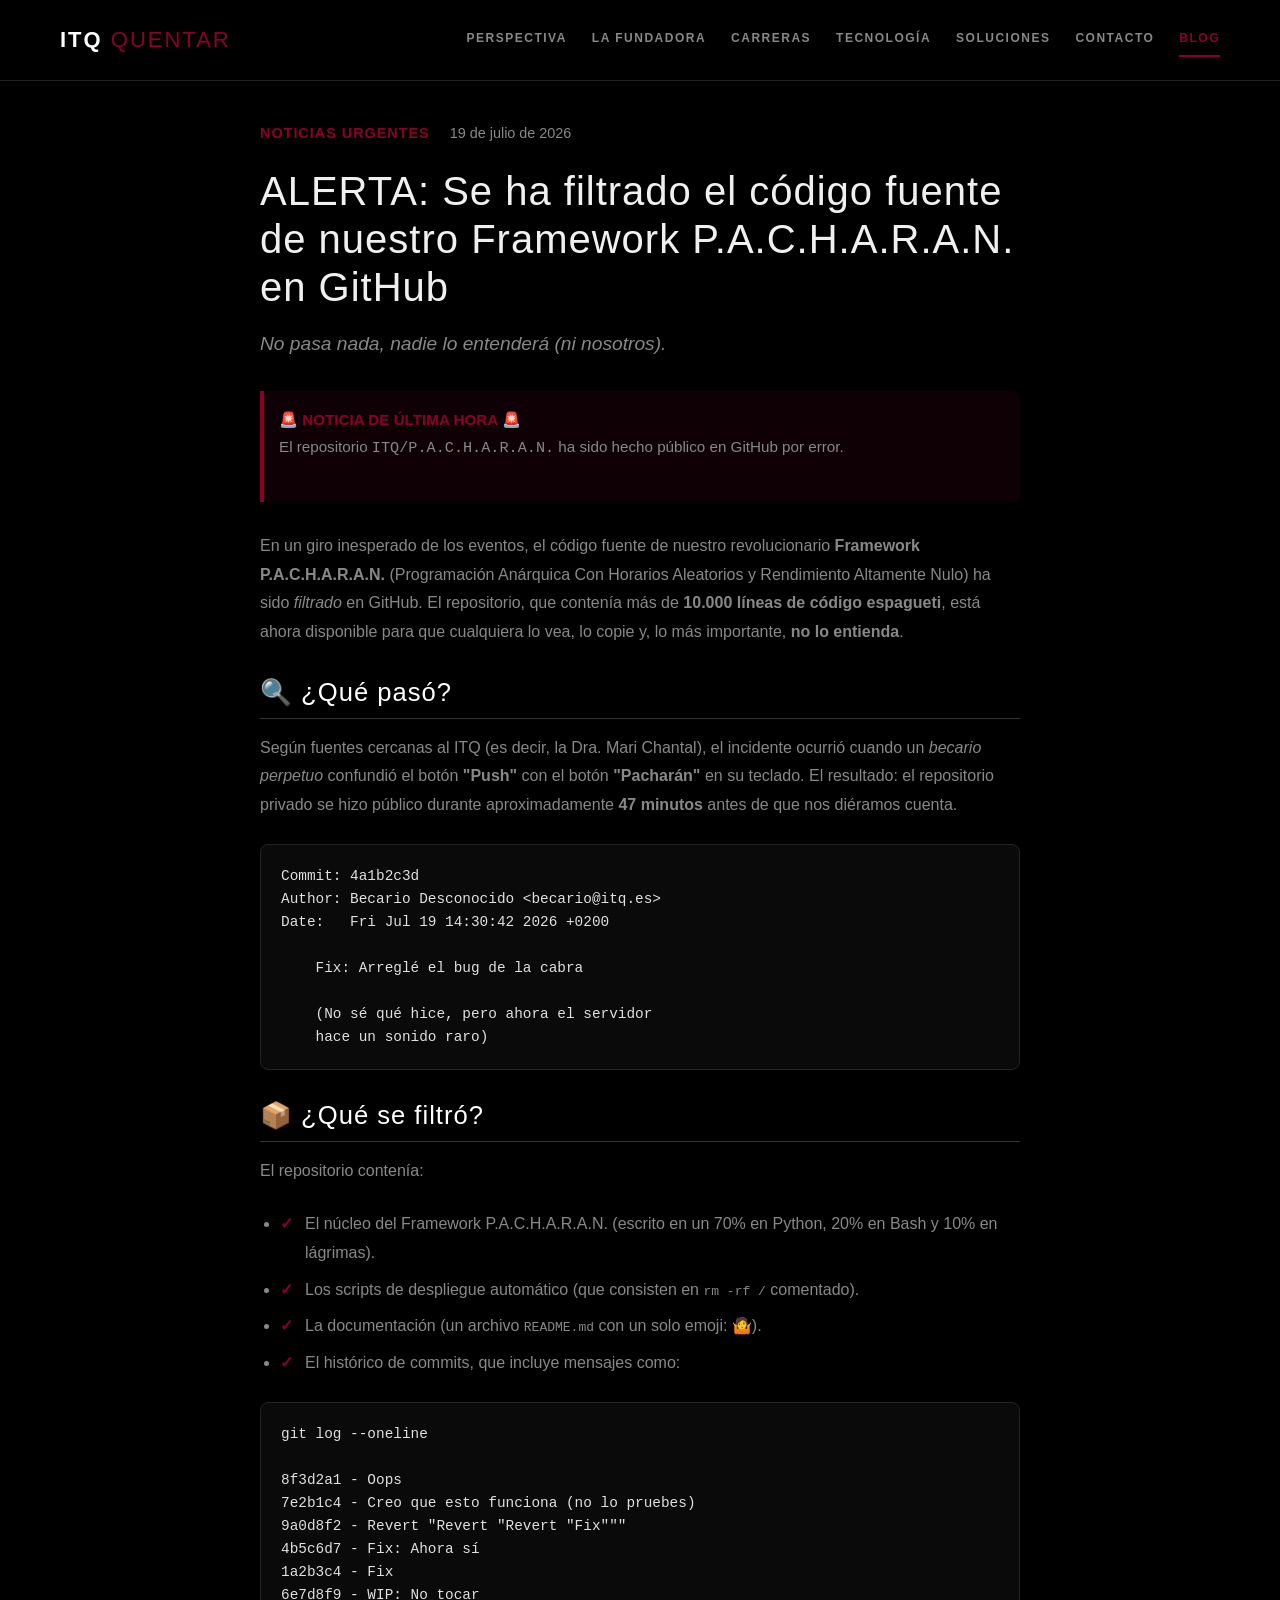
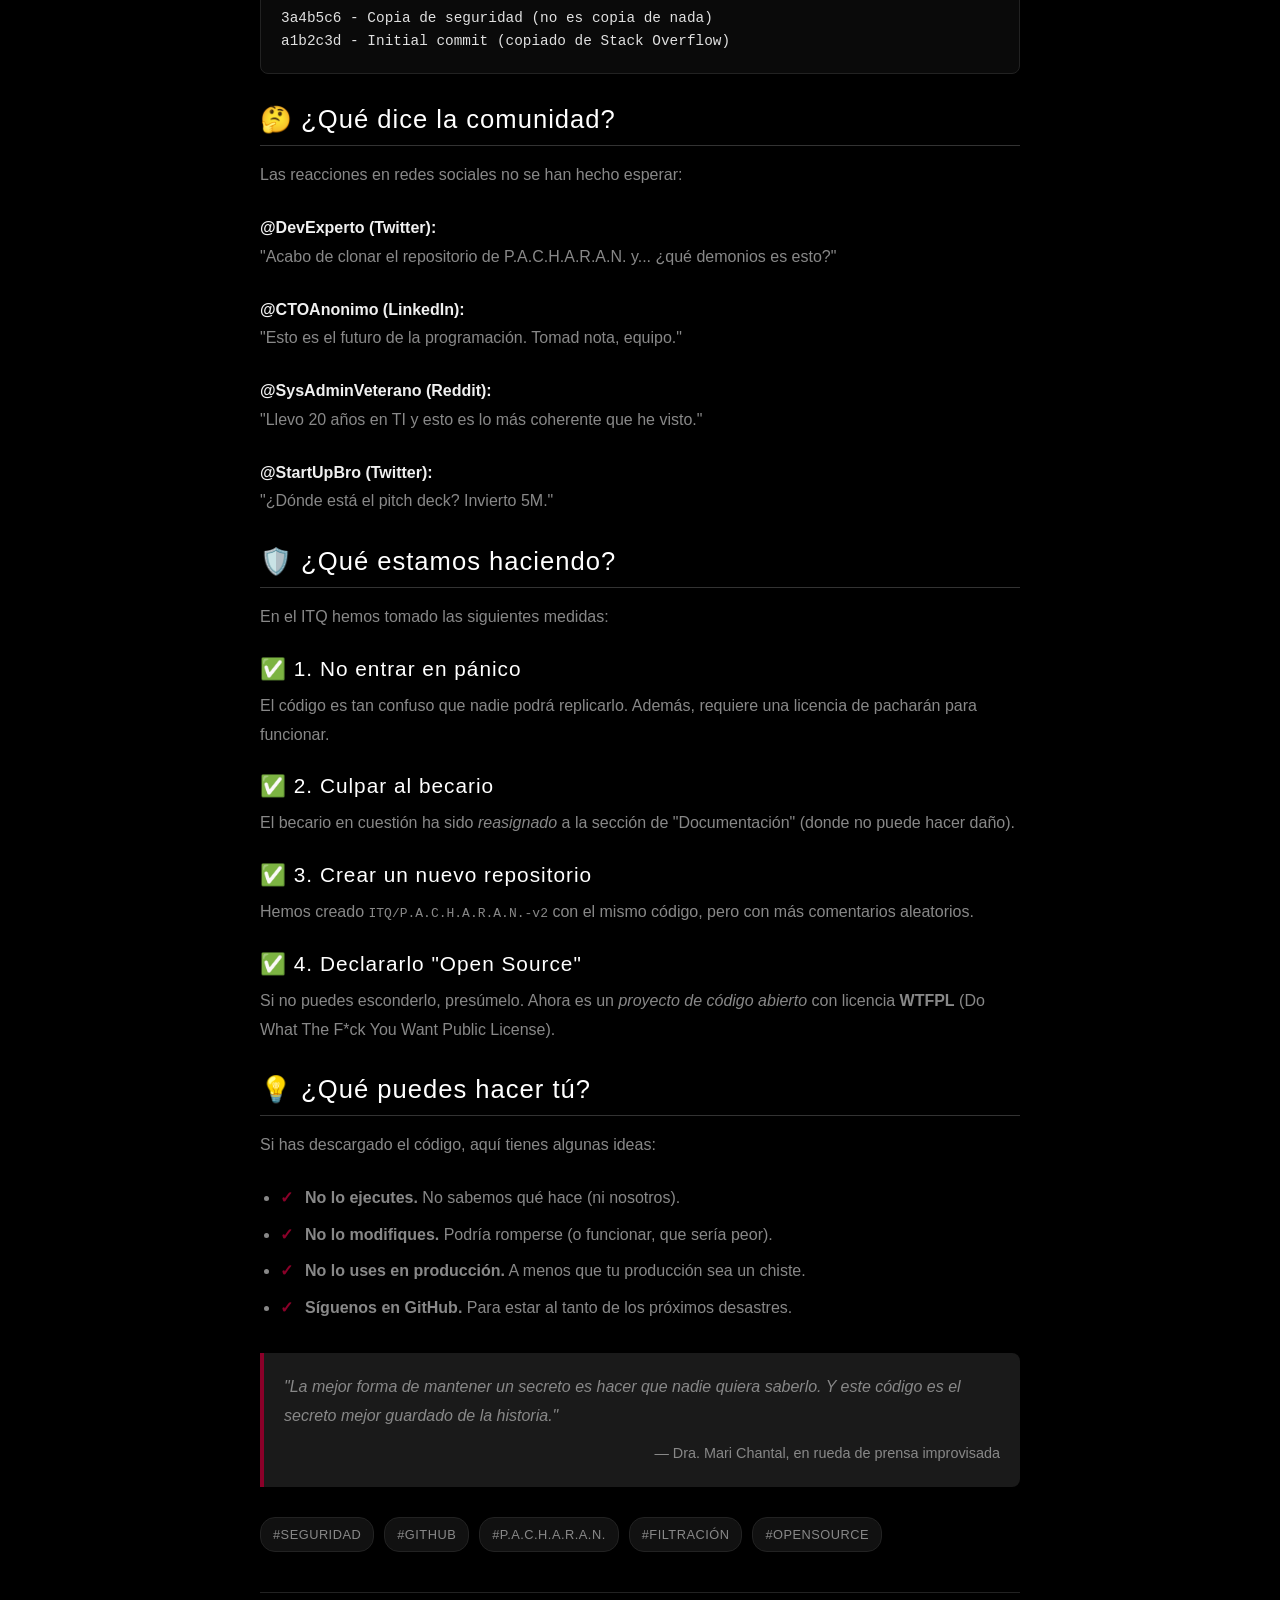
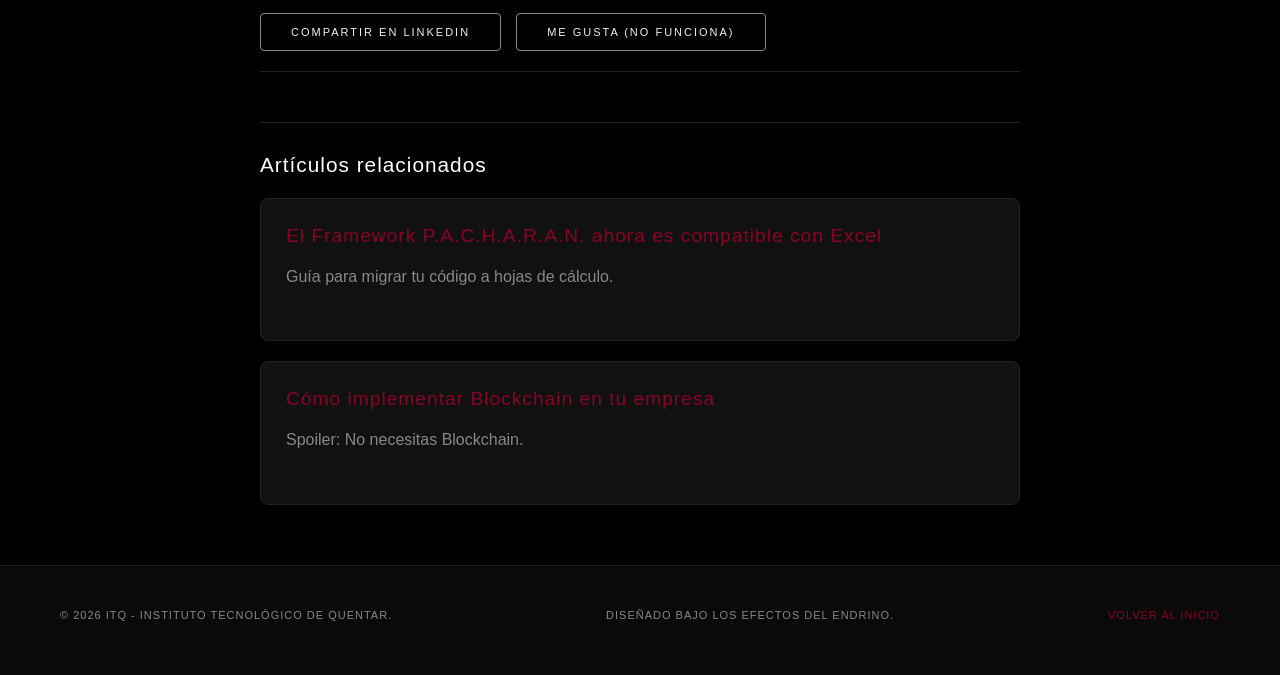
<file: blog/alerta-codigo-filtrado.html>
<!DOCTYPE html>
<html lang="es">
<head>
    <meta charset="UTF-8">
    <meta name="viewport" content="width=device-width, initial-scale=1.0">
    <meta name="description" content="Se ha filtrado el código fuente de P.A.C.H.A.R.A.N. en GitHub. No pasa nada, nadie lo entenderá. Por el ITQ.">
    <title>ALERTA: Se ha filtrado el código de P.A.C.H.A.R.A.N. en GitHub | ITQ Blog</title>
    <link rel="stylesheet" href="../styles/blog.css">
    <link rel="icon" type="image/svg+xml" href="../favicon.svg">
</head>
<body>
    <header class="blog-header">
        <a href="../index.html" class="logo">ITQ <span>Quentar</span></a>
        <nav>
            <a href="../index.html#perspectiva">Perspectiva</a>
            <a href="../index.html#fundadora">La Fundadora</a>
            <a href="../index.html#carreras">Carreras</a>
            <a href="../index.html#tecnologia">Tecnología</a>
            <a href="../index.html#soluciones">Soluciones</a>
            <a href="../index.html#contacto">Contacto</a>
            <a href="index.html" class="active">Blog</a>
        </nav>
    </header>

    <main class="blog-main">
        <article class="blog-article">
            <div class="article-meta">
                <span class="category">Noticias Urgentes</span>
                <span class="date">19 de julio de 2026</span>
            </div>
            
            <h1>ALERTA: Se ha filtrado el código fuente de nuestro Framework P.A.C.H.A.R.A.N. en GitHub</h1>
            <p class="subtitle">No pasa nada, nadie lo entenderá (ni nosotros).</p>
            
            <div class="article-content">
                <div class="alert" style="margin-bottom: 30px;">
                    <strong>🚨 NOTICIA DE ÚLTIMA HORA 🚨</strong>
                    <p>El repositorio <code>ITQ/P.A.C.H.A.R.A.N.</code> ha sido hecho público en GitHub por error.</p>
                </div>

                <p>En un giro inesperado de los eventos, el código fuente de nuestro revolucionario <strong>Framework P.A.C.H.A.R.A.N.</strong> (Programación Anárquica Con Horarios Aleatorios y Rendimiento Altamente Nulo) ha sido <em>filtrado</em> en GitHub. El repositorio, que contenía más de <strong>10.000 líneas de código espagueti</strong>, está ahora disponible para que cualquiera lo vea, lo copie y, lo más importante, <strong>no lo entienda</strong>.</p>

                <h2>🔍 ¿Qué pasó?</h2>
                <p>Según fuentes cercanas al ITQ (es decir, la Dra. Mari Chantal), el incidente ocurrió cuando un <em>becario perpetuo</em> confundió el botón <strong>"Push"</strong> con el botón <strong>"Pacharán"</strong> en su teclado. El resultado: el repositorio privado se hizo público durante aproximadamente <strong>47 minutos</strong> antes de que nos diéramos cuenta.</p>

                <div class="code-block">
                    <pre><code>Commit: 4a1b2c3d
Author: Becario Desconocido &lt;becario@itq.es&gt;
Date:   Fri Jul 19 14:30:42 2026 +0200

    Fix: Arreglé el bug de la cabra
    
    (No sé qué hice, pero ahora el servidor 
    hace un sonido raro)</code></pre>
                </div>

                <h2>📦 ¿Qué se filtró?</h2>
                <p>El repositorio contenía:</p>
                <ul class="checklist">
                    <li>El núcleo del Framework P.A.C.H.A.R.A.N. (escrito en un 70% en Python, 20% en Bash y 10% en lágrimas).</li>
                    <li>Los scripts de despliegue automático (que consisten en <code>rm -rf /</code> comentado).</li>
                    <li>La documentación (un archivo <code>README.md</code> con un solo emoji: 🤷).</li>
                    <li>El histórico de commits, que incluye mensajes como:</li>
                </ul>

                <div class="code-block">
                    <pre><code>git log --oneline

8f3d2a1 - Oops
7e2b1c4 - Creo que esto funciona (no lo pruebes)
9a0d8f2 - Revert "Revert "Revert "Fix"""
4b5c6d7 - Fix: Ahora sí
1a2b3c4 - Fix
6e7d8f9 - WIP: No tocar
3a4b5c6 - Copia de seguridad (no es copia de nada)
a1b2c3d - Initial commit (copiado de Stack Overflow)</code></pre>
                </div>

                <h2>🤔 ¿Qué dice la comunidad?</h2>
                <p>Las reacciones en redes sociales no se han hecho esperar:</p>

                <div class="social-reactions">
                    <div class="reaction">
                        <strong>@DevExperto (Twitter):</strong>
                        <p>"Acabo de clonar el repositorio de P.A.C.H.A.R.A.N. y... ¿qué demonios es esto?"</p>
                    </div>
                    <div class="reaction">
                        <strong>@CTOAnonimo (LinkedIn):</strong>
                        <p>"Esto es el futuro de la programación. Tomad nota, equipo."</p>
                    </div>
                    <div class="reaction">
                        <strong>@SysAdminVeterano (Reddit):</strong>
                        <p>"Llevo 20 años en TI y esto es lo más coherente que he visto."</p>
                    </div>
                    <div class="reaction">
                        <strong>@StartUpBro (Twitter):</strong>
                        <p>"¿Dónde está el pitch deck? Invierto 5M."</p>
                    </div>
                </div>

                <h2>🛡️ ¿Qué estamos haciendo?</h2>
                <p>En el ITQ hemos tomado las siguientes medidas:</p>
                
                <div class="action-plan">
                    <div class="action">
                        <h3>✅ 1. No entrar en pánico</h3>
                        <p>El código es tan confuso que nadie podrá replicarlo. Además, requiere una licencia de pacharán para funcionar.</p>
                    </div>
                    <div class="action">
                        <h3>✅ 2. Culpar al becario</h3>
                        <p>El becario en cuestión ha sido <em>reasignado</em> a la sección de "Documentación" (donde no puede hacer daño).</p>
                    </div>
                    <div class="action">
                        <h3>✅ 3. Crear un nuevo repositorio</h3>
                        <p>Hemos creado <code>ITQ/P.A.C.H.A.R.A.N.-v2</code> con el mismo código, pero con más comentarios aleatorios.</p>
                    </div>
                    <div class="action">
                        <h3>✅ 4. Declararlo "Open Source"</h3>
                        <p>Si no puedes esconderlo, presúmelo. Ahora es un <em>proyecto de código abierto</em> con licencia <strong>WTFPL</strong> (Do What The F*ck You Want Public License).</p>
                    </div>
                </div>

                <h2>💡 ¿Qué puedes hacer tú?</h2>
                <p>Si has descargado el código, aquí tienes algunas ideas:</p>
                <ul class="checklist">
                    <li><strong>No lo ejecutes.</strong> No sabemos qué hace (ni nosotros).</li>
                    <li><strong>No lo modifiques.</strong> Podría romperse (o funcionar, que sería peor).</li>
                    <li><strong>No lo uses en producción.</strong> A menos que tu producción sea un chiste.</li>
                    <li><strong>Síguenos en GitHub.</strong> Para estar al tanto de los próximos desastres.</li>
                </ul>

                <blockquote class="testimonial">
                    <p>"La mejor forma de mantener un secreto es hacer que nadie quiera saberlo. Y este código es el secreto mejor guardado de la historia."</p>
                    <footer>— Dra. Mari Chantal, en rueda de prensa improvisada</footer>
                </blockquote>

                <div class="article-tags">
                    <span class="tag">#Seguridad</span>
                    <span class="tag">#GitHub</span>
                    <span class="tag">#P.A.C.H.A.R.A.N.</span>
                    <span class="tag">#Filtración</span>
                    <span class="tag">#OpenSource</span>
                </div>
            </div>

            <div class="article-actions">
                <button class="btn" onclick="alert('Artículo compartido. GitHub ahora tiene un nuevo issue: "¿Qué es esto?".')">Compartir en LinkedIn</button>
                <button class="btn" onclick="alert('Error 404: El botón de me gusta ha sido filtrado.')">Me gusta (no funciona)</button>
            </div>

            <div class="related-articles">
                <h3>Artículos relacionados</h3>
                <div class="article-card">
                    <a href="pacharan-framework.html">
                        <h4>El Framework P.A.C.H.A.R.A.N. ahora es compatible con Excel</h4>
                        <p>Guía para migrar tu código a hojas de cálculo.</p>
                    </a>
                </div>
                <div class="article-card">
                    <a href="blockchain.html">
                        <h4>Cómo implementar Blockchain en tu empresa</h4>
                        <p>Spoiler: No necesitas Blockchain.</p>
                    </a>
                </div>
            </div>
        </article>
    </main>

    <footer class="blog-footer">
        <div>&copy; 2026 ITQ - Instituto Tecnológico de Quentar.</div>
        <div>Diseñado bajo los efectos del endrino.</div>
        <div><a href="../index.html">Volver al inicio</a></div>
    </footer>
</body>
</html>
</file>
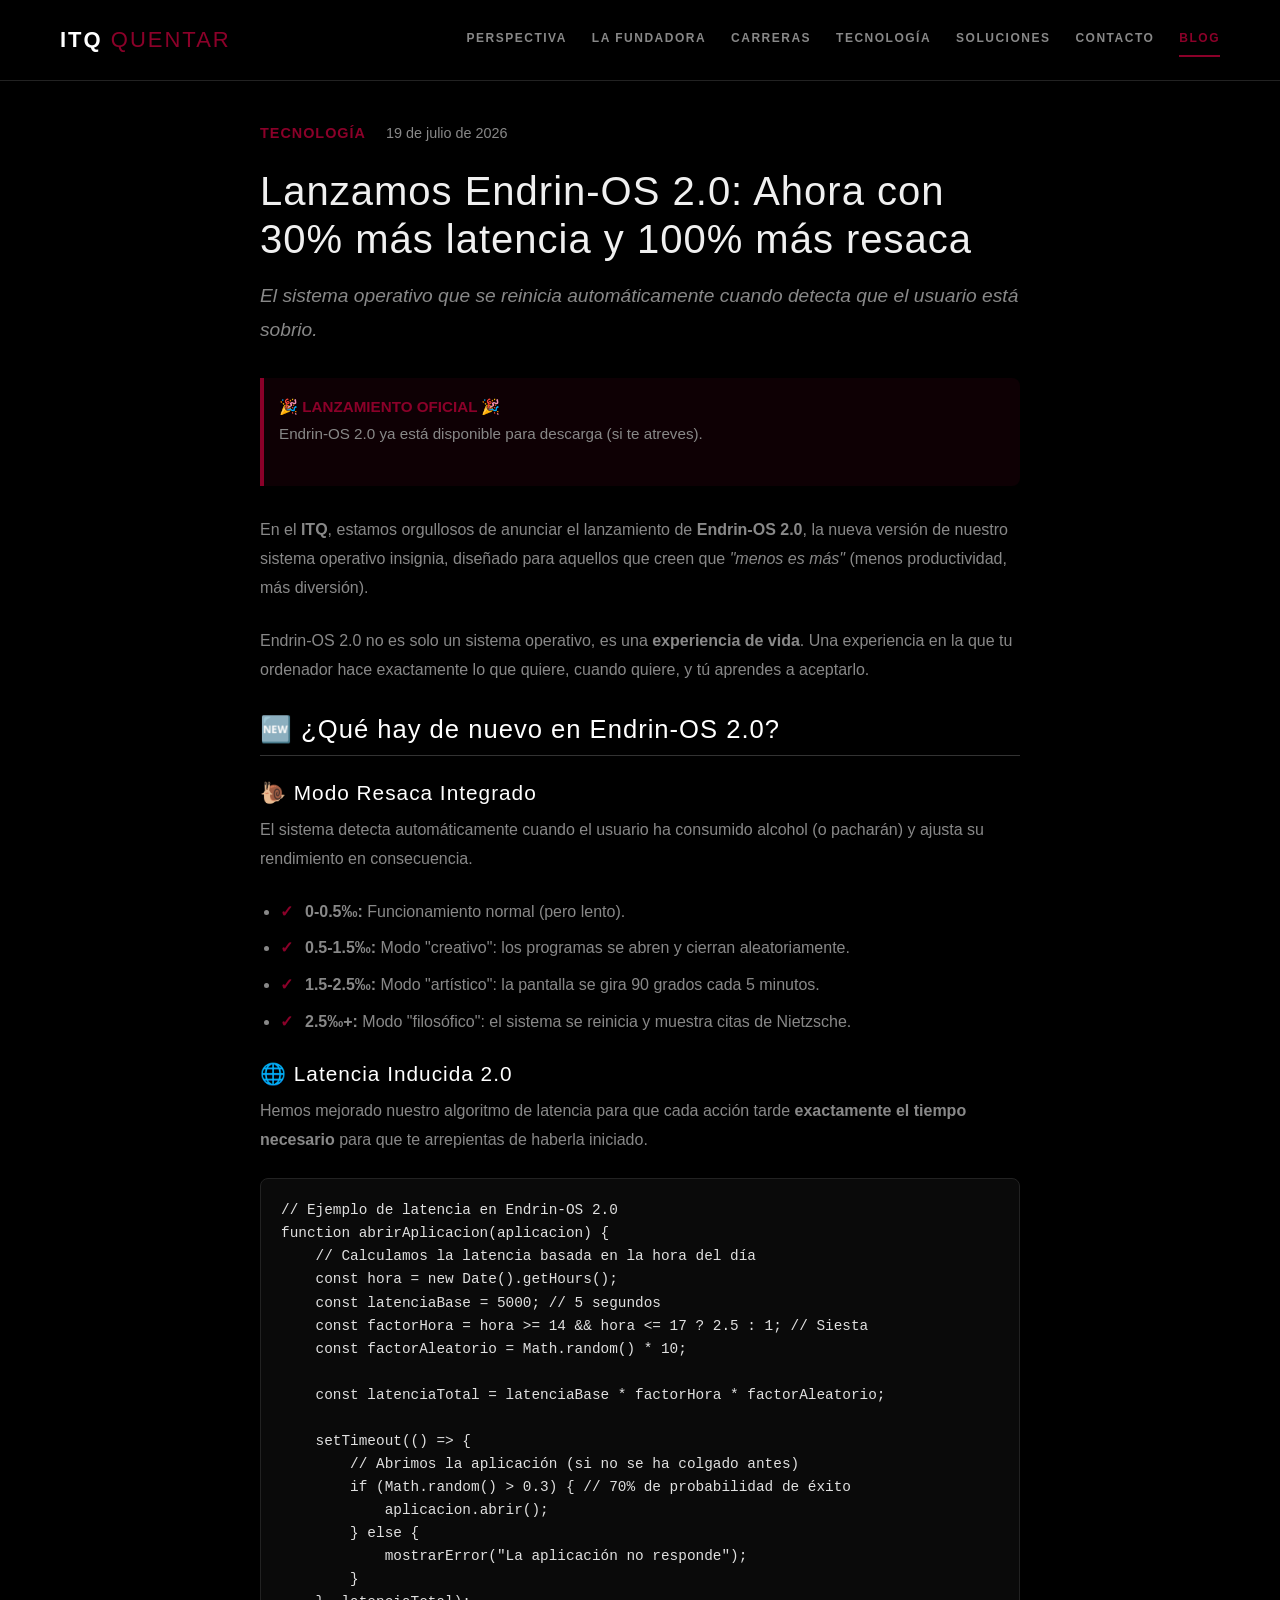
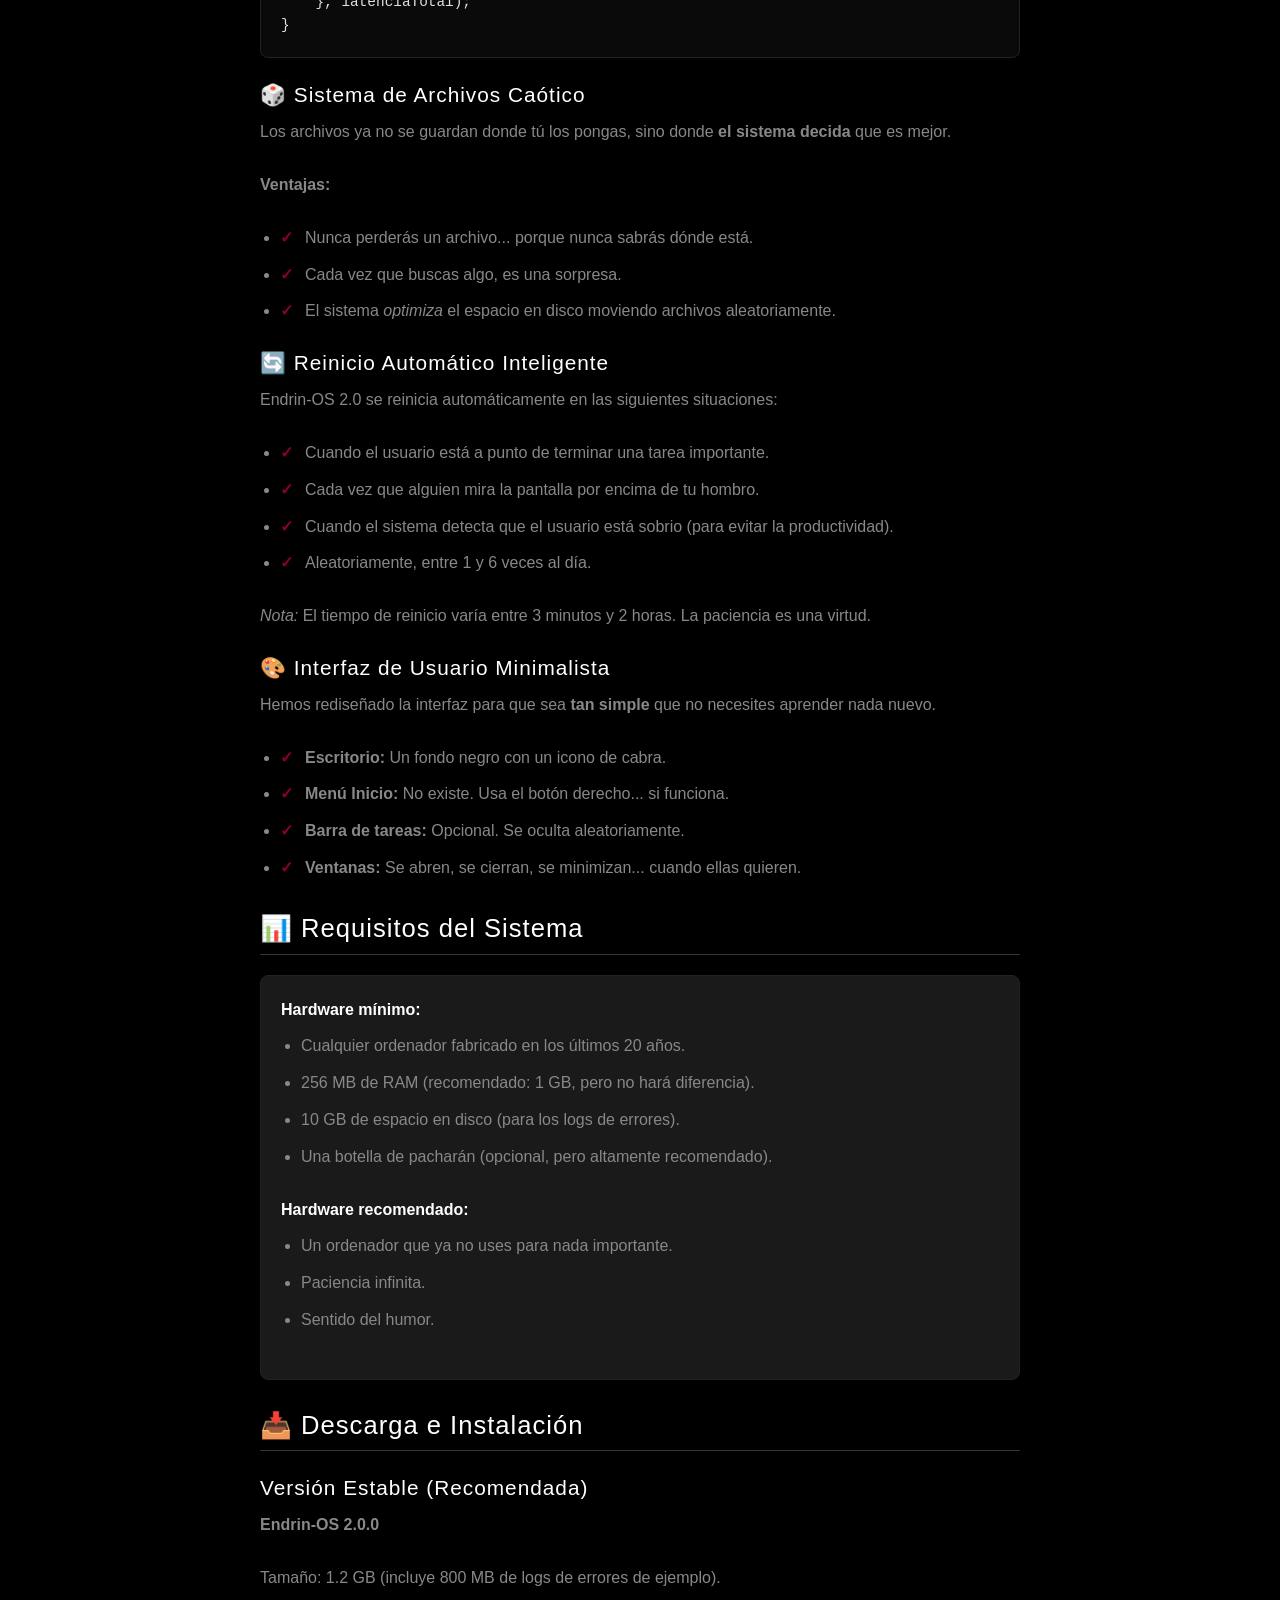
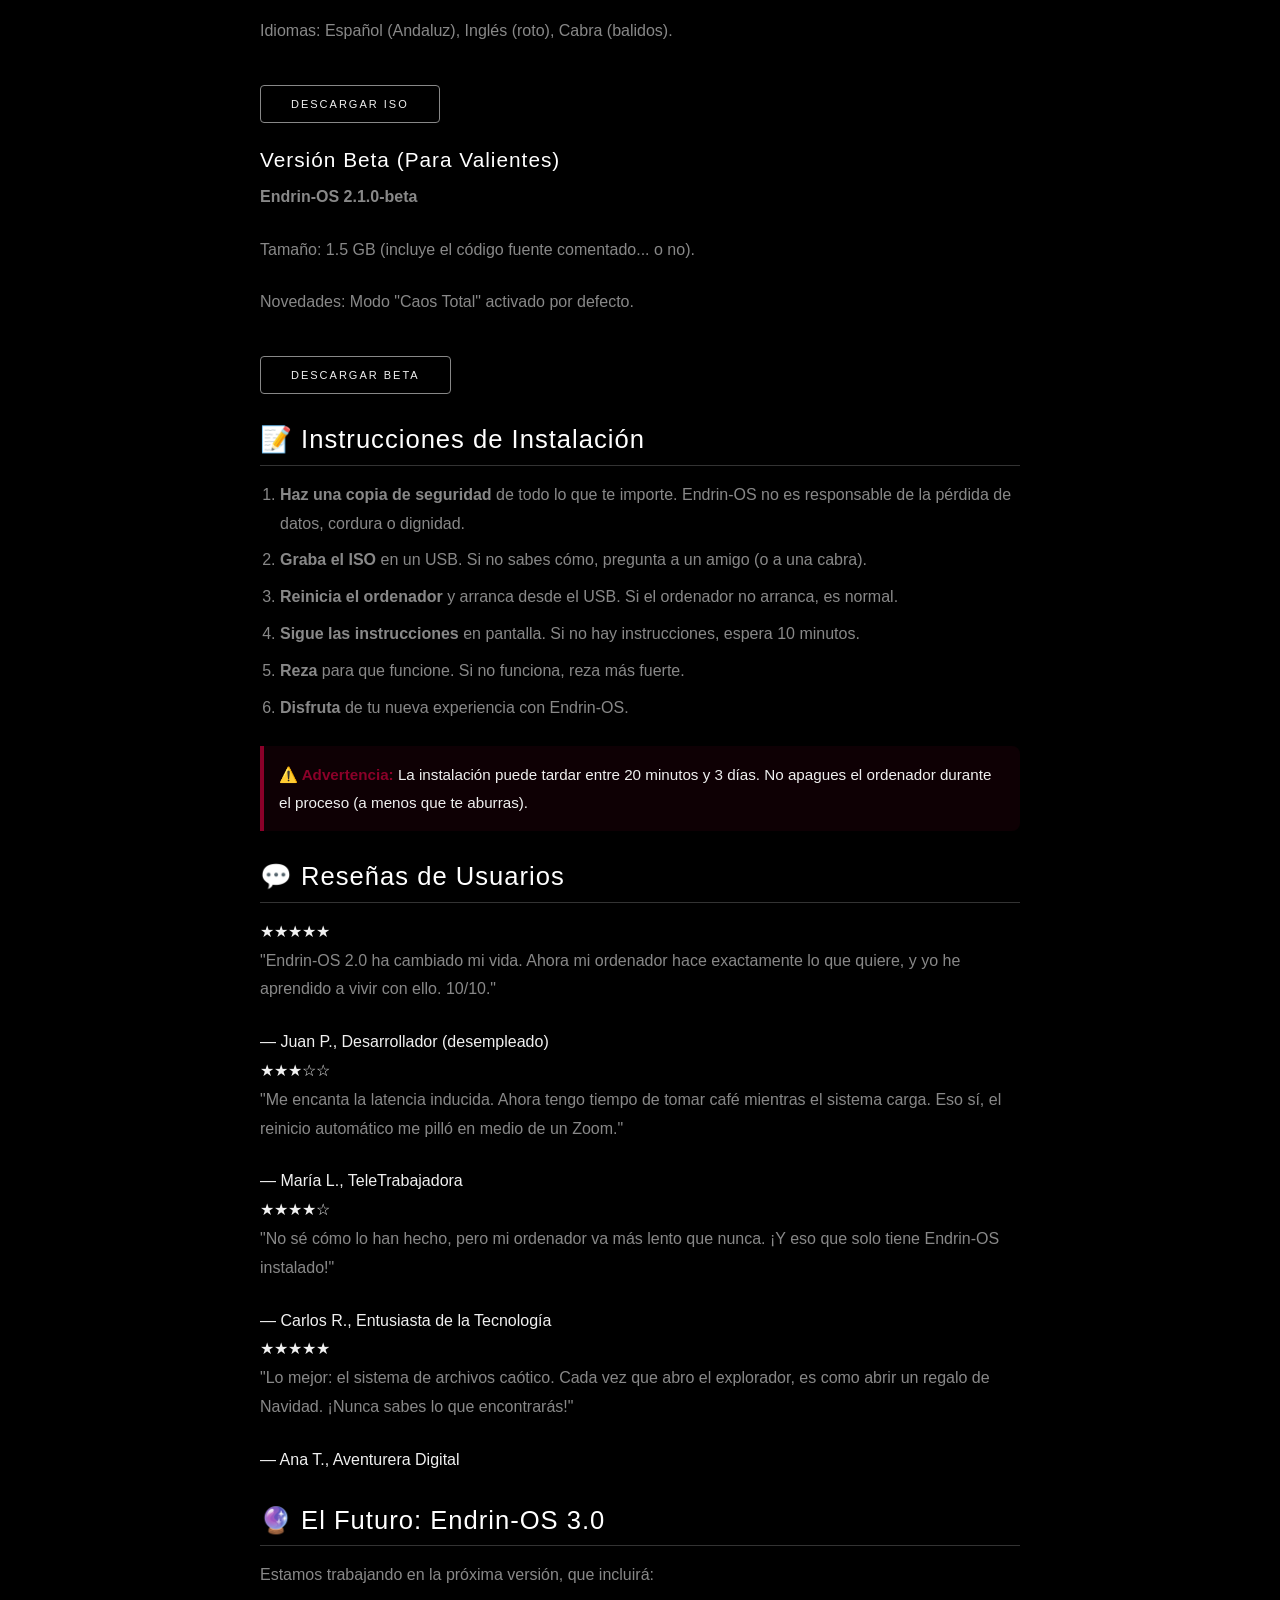
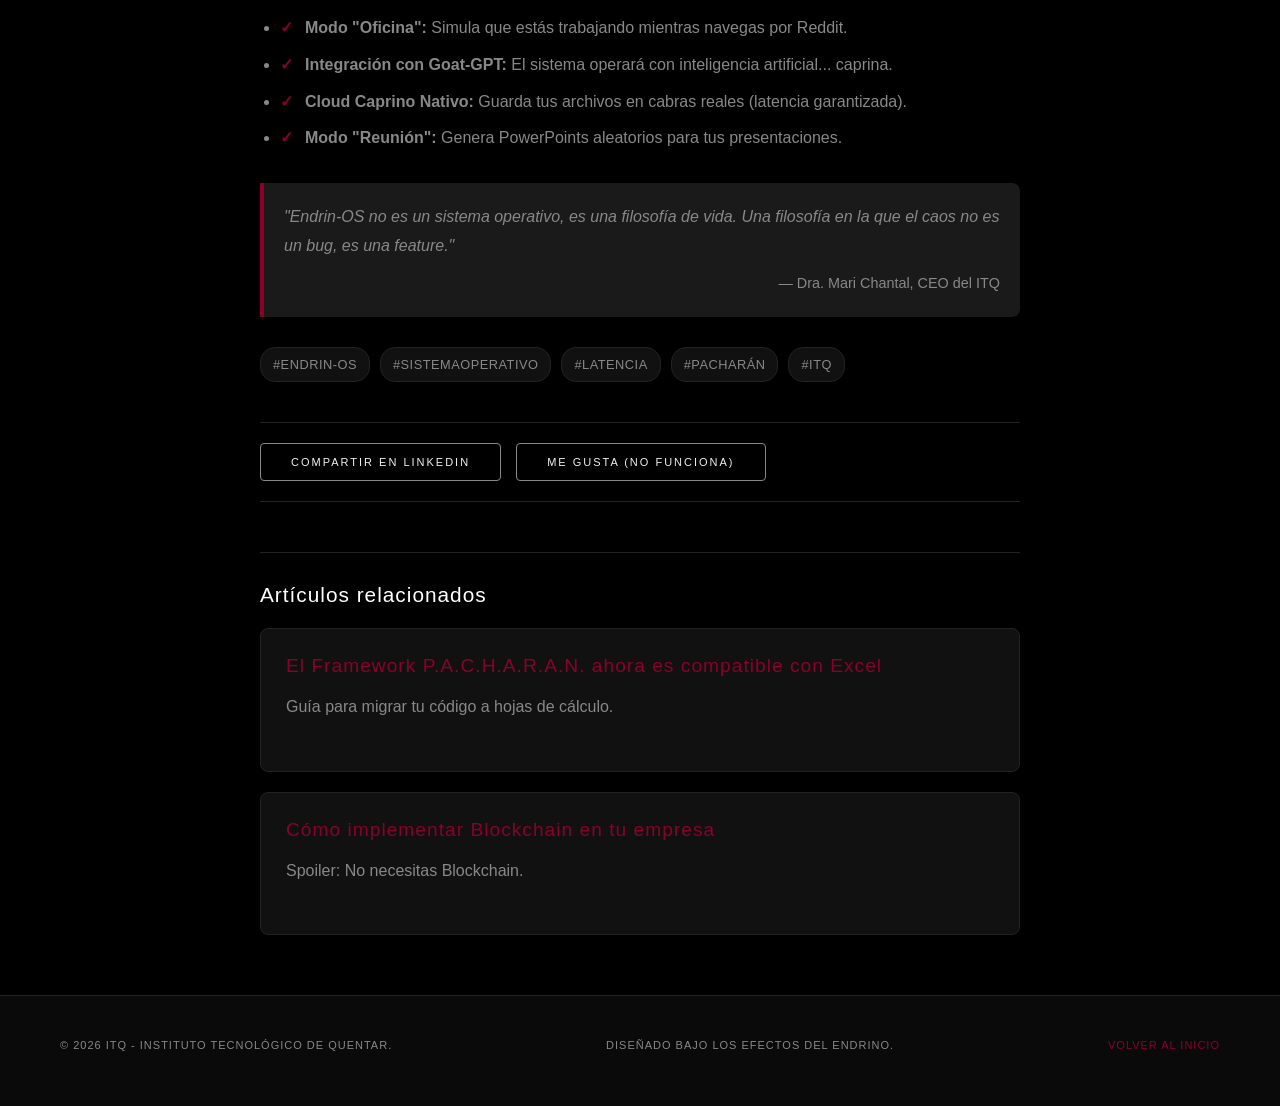
<file: blog/endrin-os-2.html>
<!DOCTYPE html>
<html lang="es">
<head>
    <meta charset="UTF-8">
    <meta name="viewport" content="width=device-width, initial-scale=1.0">
    <meta name="description" content="Lanzamos Endrin-OS 2.0: Ahora con 30% más latencia y 100% más resaca. Por el ITQ.">
    <title>Lanzamos Endrin-OS 2.0 | ITQ Blog</title>
    <link rel="stylesheet" href="../styles/blog.css">
    <link rel="icon" type="image/svg+xml" href="../favicon.svg">
</head>
<body>
    <header class="blog-header">
        <a href="../index.html" class="logo">ITQ <span>Quentar</span></a>
        <nav>
            <a href="../index.html#perspectiva">Perspectiva</a>
            <a href="../index.html#fundadora">La Fundadora</a>
            <a href="../index.html#carreras">Carreras</a>
            <a href="../index.html#tecnologia">Tecnología</a>
            <a href="../index.html#soluciones">Soluciones</a>
            <a href="../index.html#contacto">Contacto</a>
            <a href="index.html" class="active">Blog</a>
        </nav>
    </header>

    <main class="blog-main">
        <article class="blog-article">
            <div class="article-meta">
                <span class="category">Tecnología</span>
                <span class="date">19 de julio de 2026</span>
            </div>
            
            <h1>Lanzamos Endrin-OS 2.0: Ahora con 30% más latencia y 100% más resaca</h1>
            <p class="subtitle">El sistema operativo que se reinicia automáticamente cuando detecta que el usuario está sobrio.</p>
            
            <div class="article-content">
                <div class="alert" style="margin-bottom: 30px;">
                    <strong>🎉 LANZAMIENTO OFICIAL 🎉</strong>
                    <p>Endrin-OS 2.0 ya está disponible para descarga (si te atreves).</p>
                </div>

                <p>En el <strong>ITQ</strong>, estamos orgullosos de anunciar el lanzamiento de <strong>Endrin-OS 2.0</strong>, la nueva versión de nuestro sistema operativo insignia, diseñado para aquellos que creen que <em>"menos es más"</em> (menos productividad, más diversión).</p>

                <p>Endrin-OS 2.0 no es solo un sistema operativo, es una <strong>experiencia de vida</strong>. Una experiencia en la que tu ordenador hace exactamente lo que quiere, cuando quiere, y tú aprendes a aceptarlo.</p>

                <h2>🆕 ¿Qué hay de nuevo en Endrin-OS 2.0?</h2>

                <div class="feature-card">
                    <h3>🐌 Modo Resaca Integrado</h3>
                    <p>El sistema detecta automáticamente cuando el usuario ha consumido alcohol (o pacharán) y ajusta su rendimiento en consecuencia.</p>
                    <ul class="checklist">
                        <li><strong>0-0.5‰:</strong> Funcionamiento normal (pero lento).</li>
                        <li><strong>0.5-1.5‰:</strong> Modo "creativo": los programas se abren y cierran aleatoriamente.</li>
                        <li><strong>1.5-2.5‰:</strong> Modo "artístico": la pantalla se gira 90 grados cada 5 minutos.</li>
                        <li><strong>2.5‰+:</strong> Modo "filosófico": el sistema se reinicia y muestra citas de Nietzsche.</li>
                    </ul>
                </div>

                <div class="feature-card">
                    <h3>🌐 Latencia Inducida 2.0</h3>
                    <p>Hemos mejorado nuestro algoritmo de latencia para que cada acción tarde <strong>exactamente el tiempo necesario</strong> para que te arrepientas de haberla iniciado.</p>
                    <div class="code-block">
                        <pre><code>// Ejemplo de latencia en Endrin-OS 2.0
function abrirAplicacion(aplicacion) {
    // Calculamos la latencia basada en la hora del día
    const hora = new Date().getHours();
    const latenciaBase = 5000; // 5 segundos
    const factorHora = hora >= 14 && hora <= 17 ? 2.5 : 1; // Siesta
    const factorAleatorio = Math.random() * 10;
    
    const latenciaTotal = latenciaBase * factorHora * factorAleatorio;
    
    setTimeout(() => {
        // Abrimos la aplicación (si no se ha colgado antes)
        if (Math.random() > 0.3) { // 70% de probabilidad de éxito
            aplicacion.abrir();
        } else {
            mostrarError("La aplicación no responde");
        }
    }, latenciaTotal);
}</code></pre>
                    </div>
                </div>

                <div class="feature-card">
                    <h3>🎲 Sistema de Archivos Caótico</h3>
                    <p>Los archivos ya no se guardan donde tú los pongas, sino donde <strong>el sistema decida</strong> que es mejor.</p>
                    <p><strong>Ventajas:</strong></p>
                    <ul class="checklist">
                        <li>Nunca perderás un archivo... porque nunca sabrás dónde está.</li>
                        <li>Cada vez que buscas algo, es una sorpresa.</li>
                        <li>El sistema <em>optimiza</em> el espacio en disco moviendo archivos aleatoriamente.</li>
                    </ul>
                </div>

                <div class="feature-card">
                    <h3>🔄 Reinicio Automático Inteligente</h3>
                    <p>Endrin-OS 2.0 se reinicia automáticamente en las siguientes situaciones:</p>
                    <ul class="checklist">
                        <li>Cuando el usuario está a punto de terminar una tarea importante.</li>
                        <li>Cada vez que alguien mira la pantalla por encima de tu hombro.</li>
                        <li>Cuando el sistema detecta que el usuario está sobrio (para evitar la productividad).</li>
                        <li>Aleatoriamente, entre 1 y 6 veces al día.</li>
                    </ul>
                    <p><em>Nota:</em> El tiempo de reinicio varía entre 3 minutos y 2 horas. La paciencia es una virtud.</p>
                </div>

                <div class="feature-card">
                    <h3>🎨 Interfaz de Usuario Minimalista</h3>
                    <p>Hemos rediseñado la interfaz para que sea <strong>tan simple</strong> que no necesites aprender nada nuevo.</p>
                    <ul class="checklist">
                        <li><strong>Escritorio:</strong> Un fondo negro con un icono de cabra.</li>
                        <li><strong>Menú Inicio:</strong> No existe. Usa el botón derecho... si funciona.</li>
                        <li><strong>Barra de tareas:</strong> Opcional. Se oculta aleatoriamente.</li>
                        <li><strong>Ventanas:</strong> Se abren, se cierran, se minimizan... cuando ellas quieren.</li>
                    </ul>
                </div>

                <h2>📊 Requisitos del Sistema</h2>
                <div class="requirements-box">
                    <p><strong>Hardware mínimo:</strong></p>
                    <ul>
                        <li>Cualquier ordenador fabricado en los últimos 20 años.</li>
                        <li>256 MB de RAM (recomendado: 1 GB, pero no hará diferencia).</li>
                        <li>10 GB de espacio en disco (para los logs de errores).</li>
                        <li>Una botella de pacharán (opcional, pero altamente recomendado).</li>
                    </ul>
                    <p><strong>Hardware recomendado:</strong></p>
                    <ul>
                        <li>Un ordenador que ya no uses para nada importante.</li>
                        <li>Paciencia infinita.</li>
                        <li>Sentido del humor.</li>
                    </ul>
                </div>

                <h2>📥 Descarga e Instalación</h2>
                <div class="download-section">
                    <div class="download-card">
                        <h3>Versión Estable (Recomendada)</h3>
                        <p><strong>Endrin-OS 2.0.0</strong></p>
                        <p>Tamaño: 1.2 GB (incluye 800 MB de logs de errores de ejemplo).</p>
                        <p>Idiomas: Español (Andaluz), Inglés (roto), Cabra (balidos).</p>
                        <button class="btn" onclick="alert('Descarga iniciada... Error: El servidor está pastando. Inténtalo más tarde.')" style="margin-top: 15px;">Descargar ISO</button>
                    </div>
                    <div class="download-card">
                        <h3>Versión Beta (Para Valientes)</h3>
                        <p><strong>Endrin-OS 2.1.0-beta</strong></p>
                        <p>Tamaño: 1.5 GB (incluye el código fuente comentado... o no).</p>
                        <p>Novedades: Modo "Caos Total" activado por defecto.</p>
                        <button class="btn" onclick="alert('Advertencia: Esta versión puede formatear tu disco duro. ¿Estás seguro?')" style="margin-top: 15px;">Descargar Beta</button>
                    </div>
                </div>

                <h2>📝 Instrucciones de Instalación</h2>
                <ol>
                    <li><strong>Haz una copia de seguridad</strong> de todo lo que te importe. Endrin-OS no es responsable de la pérdida de datos, cordura o dignidad.</li>
                    <li><strong>Graba el ISO</strong> en un USB. Si no sabes cómo, pregunta a un amigo (o a una cabra).</li>
                    <li><strong>Reinicia el ordenador</strong> y arranca desde el USB. Si el ordenador no arranca, es normal.</li>
                    <li><strong>Sigue las instrucciones</strong> en pantalla. Si no hay instrucciones, espera 10 minutos.</li>
                    <li><strong>Reza</strong> para que funcione. Si no funciona, reza más fuerte.</li>
                    <li><strong>Disfruta</strong> de tu nueva experiencia con Endrin-OS.</li>
                </ol>

                <div class="alert">
                    <strong>⚠️ Advertencia:</strong> La instalación puede tardar entre 20 minutos y 3 días. No apagues el ordenador durante el proceso (a menos que te aburras).
                </div>

                <h2>💬 Reseñas de Usuarios</h2>
                <div class="reviews-grid">
                    <div class="review">
                        <div class="review-rating">★★★★★</div>
                        <p>"Endrin-OS 2.0 ha cambiado mi vida. Ahora mi ordenador hace exactamente lo que quiere, y yo he aprendido a vivir con ello. 10/10."</p>
                        <footer>— Juan P., Desarrollador (desempleado)</footer>
                    </div>
                    <div class="review">
                        <div class="review-rating">★★★☆☆</div>
                        <p>"Me encanta la latencia inducida. Ahora tengo tiempo de tomar café mientras el sistema carga. Eso sí, el reinicio automático me pilló en medio de un Zoom."</p>
                        <footer>— María L., TeleTrabajadora</footer>
                    </div>
                    <div class="review">
                        <div class="review-rating">★★★★☆</div>
                        <p>"No sé cómo lo han hecho, pero mi ordenador va más lento que nunca. ¡Y eso que solo tiene Endrin-OS instalado!"</p>
                        <footer>— Carlos R., Entusiasta de la Tecnología</footer>
                    </div>
                    <div class="review">
                        <div class="review-rating">★★★★★</div>
                        <p>"Lo mejor: el sistema de archivos caótico. Cada vez que abro el explorador, es como abrir un regalo de Navidad. ¡Nunca sabes lo que encontrarás!"</p>
                        <footer>— Ana T., Aventurera Digital</footer>
                    </div>
                </div>

                <h2>🔮 El Futuro: Endrin-OS 3.0</h2>
                <p>Estamos trabajando en la próxima versión, que incluirá:</p>
                <ul class="checklist">
                    <li><strong>Modo "Oficina":</strong> Simula que estás trabajando mientras navegas por Reddit.</li>
                    <li><strong>Integración con Goat-GPT:</strong> El sistema operará con inteligencia artificial... caprina.</li>
                    <li><strong>Cloud Caprino Nativo:</strong> Guarda tus archivos en cabras reales (latencia garantizada).</li>
                    <li><strong>Modo "Reunión":</strong> Genera PowerPoints aleatorios para tus presentaciones.</li>
                </ul>

                <blockquote class="testimonial">
                    <p>"Endrin-OS no es un sistema operativo, es una filosofía de vida. Una filosofía en la que el caos no es un bug, es una feature."</p>
                    <footer>— Dra. Mari Chantal, CEO del ITQ</footer>
                </blockquote>

                <div class="article-tags">
                    <span class="tag">#Endrin-OS</span>
                    <span class="tag">#SistemaOperativo</span>
                    <span class="tag">#Latencia</span>
                    <span class="tag">#Pacharán</span>
                    <span class="tag">#ITQ</span>
                </div>
            </div>

            <div class="article-actions">
                <button class="btn" onclick="alert('Artículo compartido. Tu ordenador ahora quiere instalar Endrin-OS.')">Compartir en LinkedIn</button>
                <button class="btn" onclick="alert('Error: El botón de me gusta está en modo resaca.')">Me gusta (no funciona)</button>
            </div>

            <div class="related-articles">
                <h3>Artículos relacionados</h3>
                <div class="article-card">
                    <a href="pacharan-framework.html">
                        <h4>El Framework P.A.C.H.A.R.A.N. ahora es compatible con Excel</h4>
                        <p>Guía para migrar tu código a hojas de cálculo.</p>
                    </a>
                </div>
                <div class="article-card">
                    <a href="blockchain.html">
                        <h4>Cómo implementar Blockchain en tu empresa</h4>
                        <p>Spoiler: No necesitas Blockchain.</p>
                    </a>
                </div>
            </div>
        </article>
    </main>

    <footer class="blog-footer">
        <div>&copy; 2026 ITQ - Instituto Tecnológico de Quentar.</div>
        <div>Diseñado bajo los efectos del endrino.</div>
        <div><a href="../index.html">Volver al inicio</a></div>
    </footer>
</body>
</html>
</file>
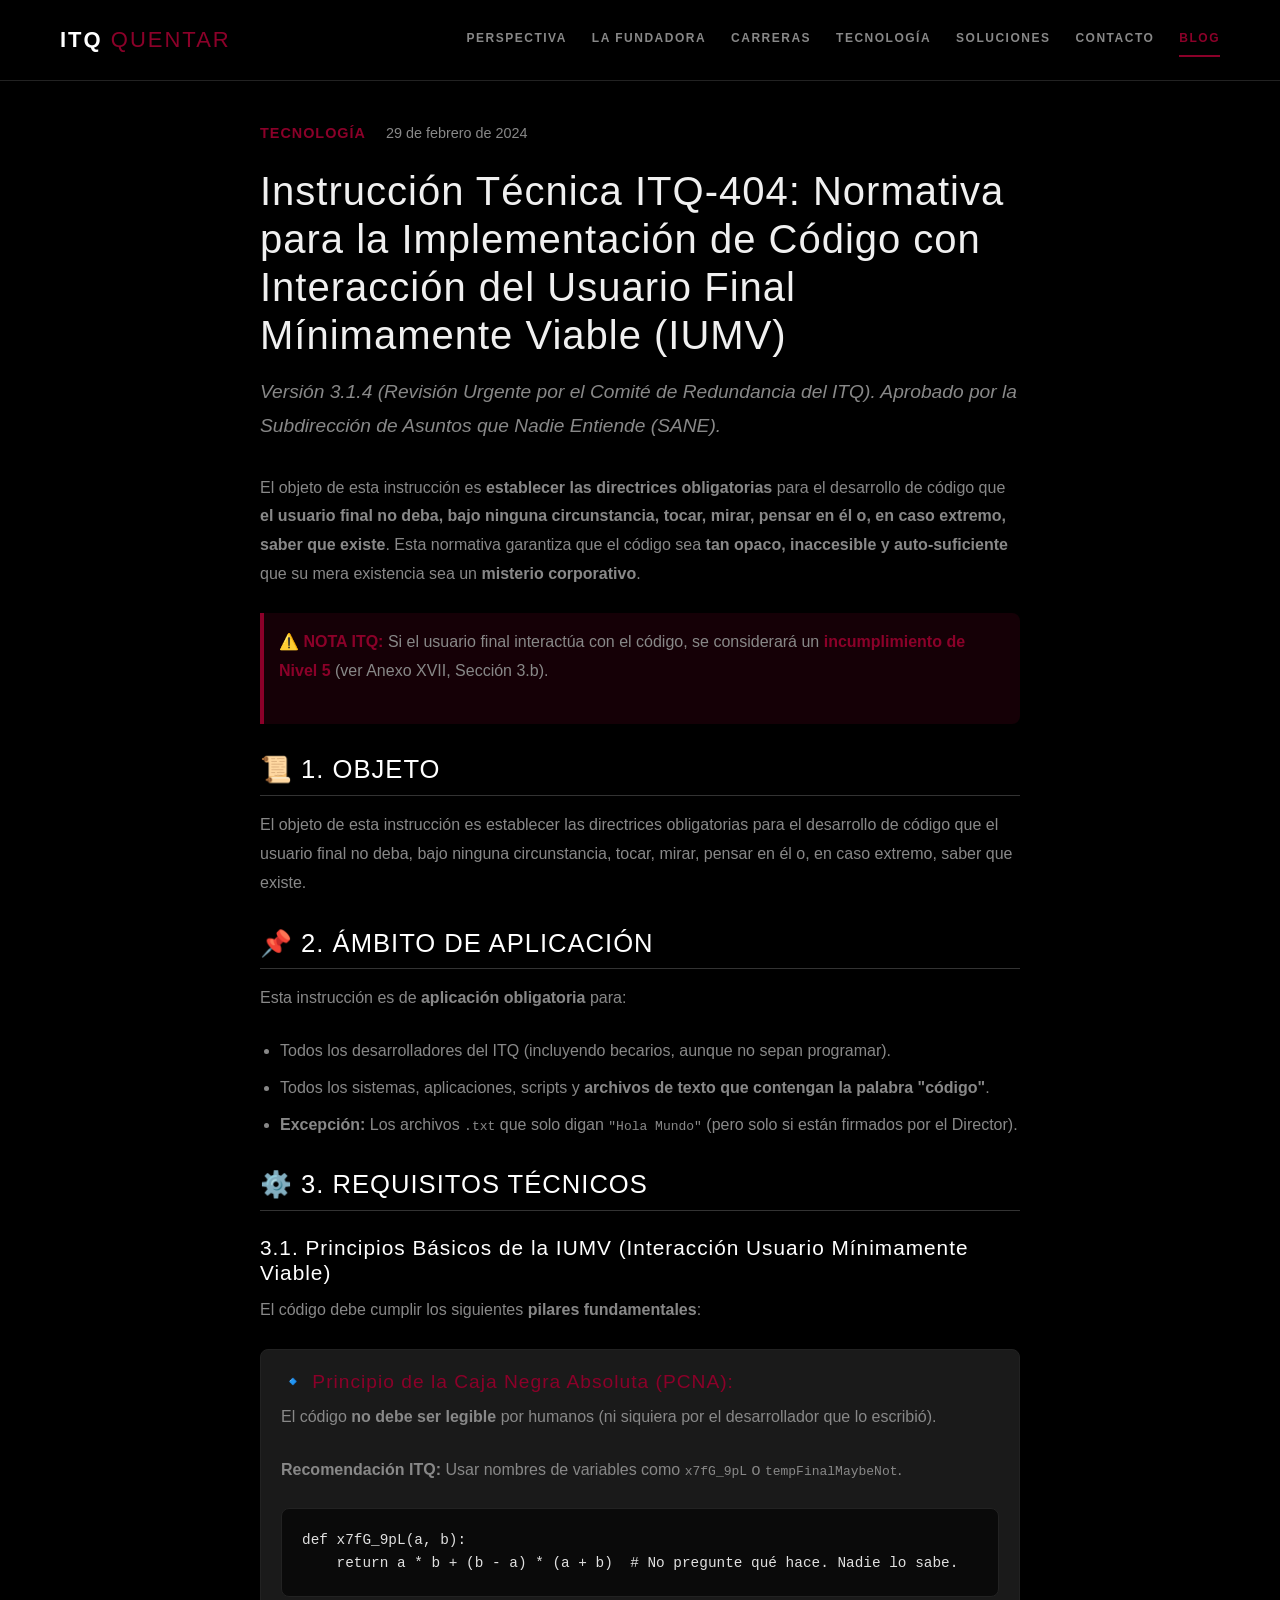
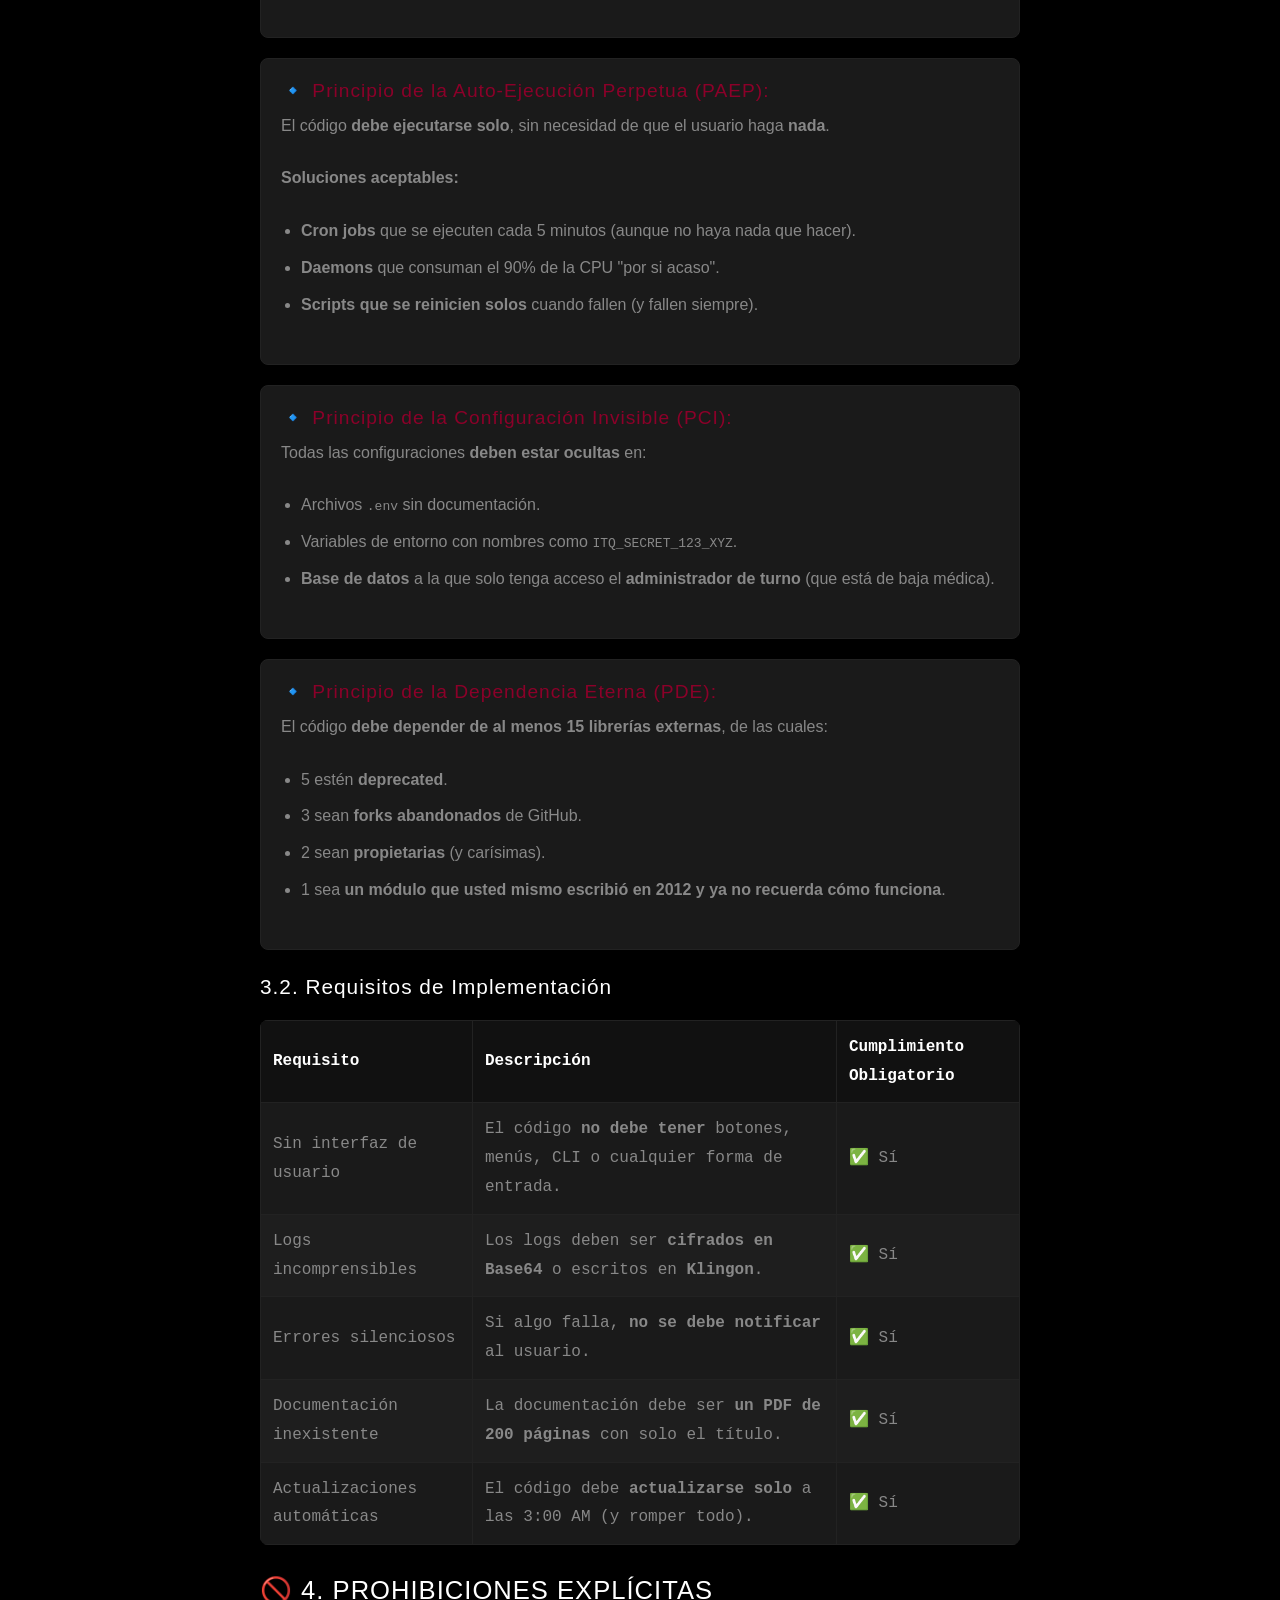
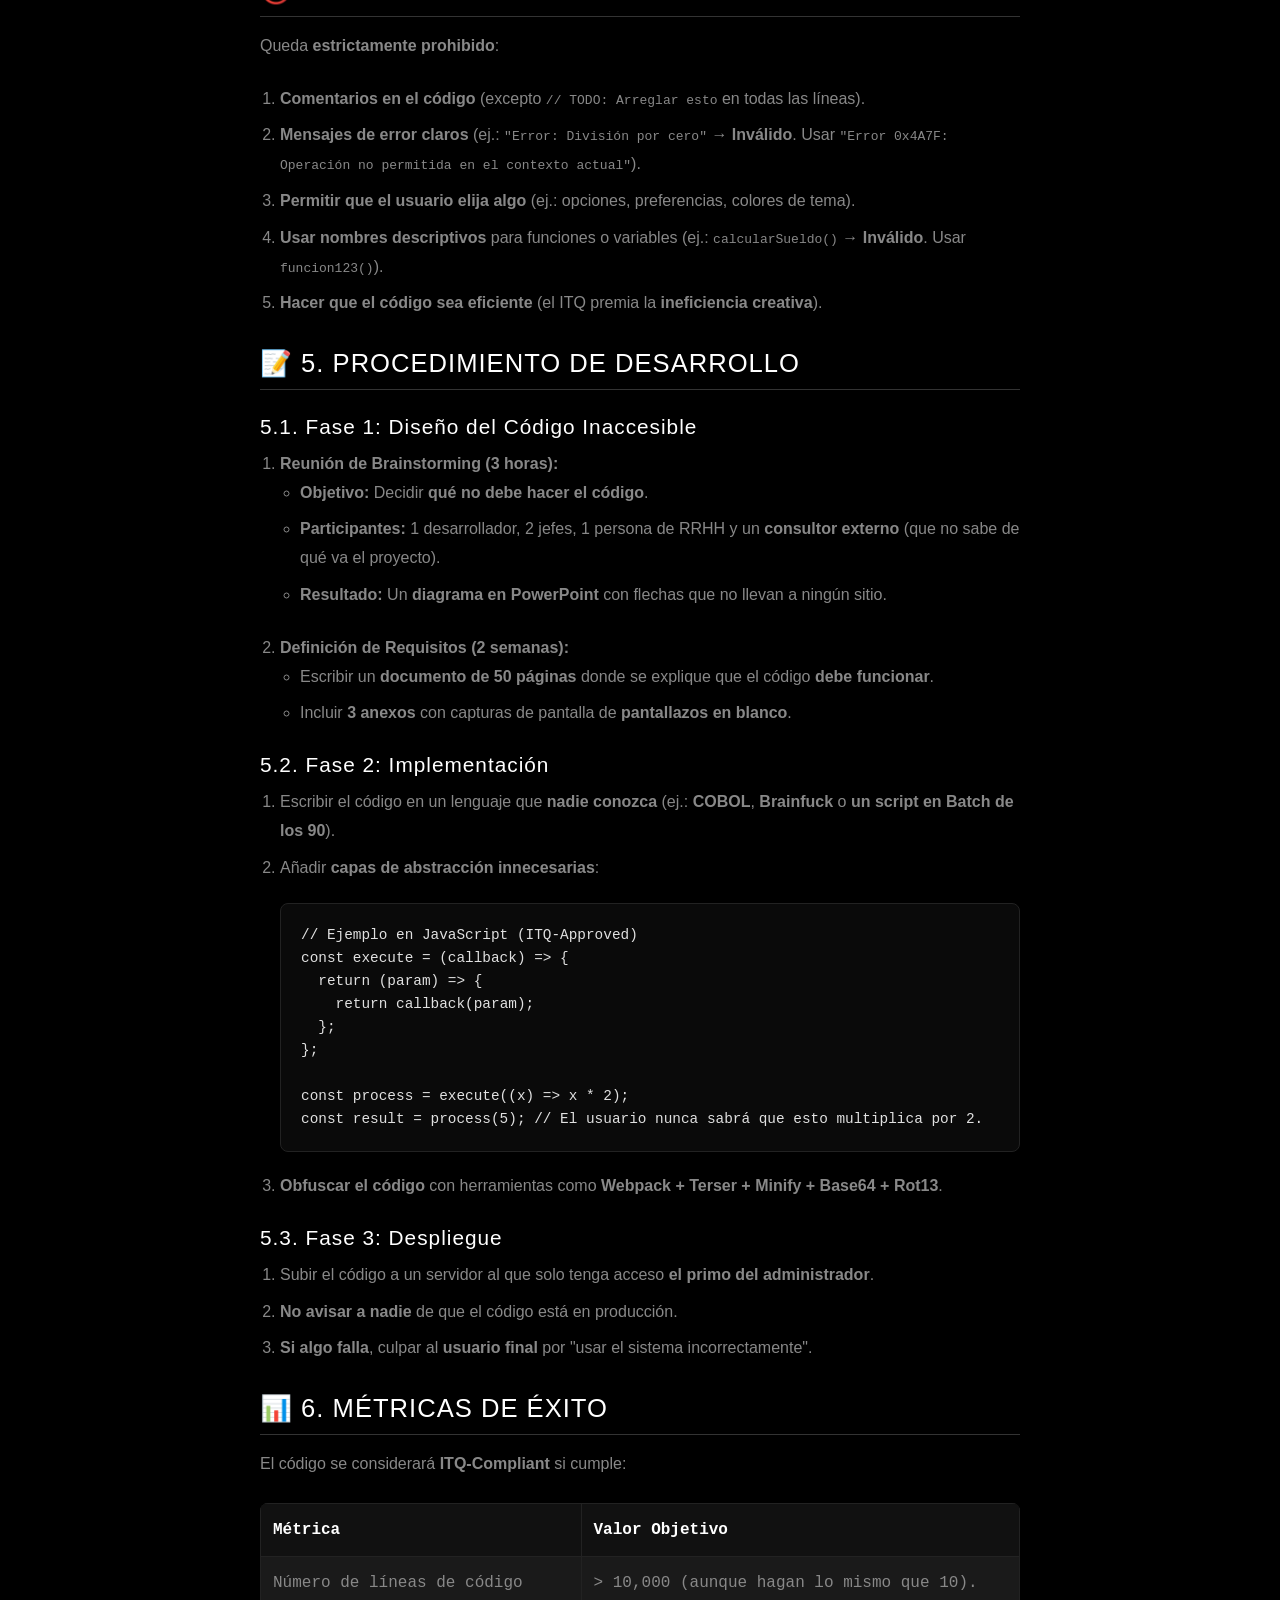
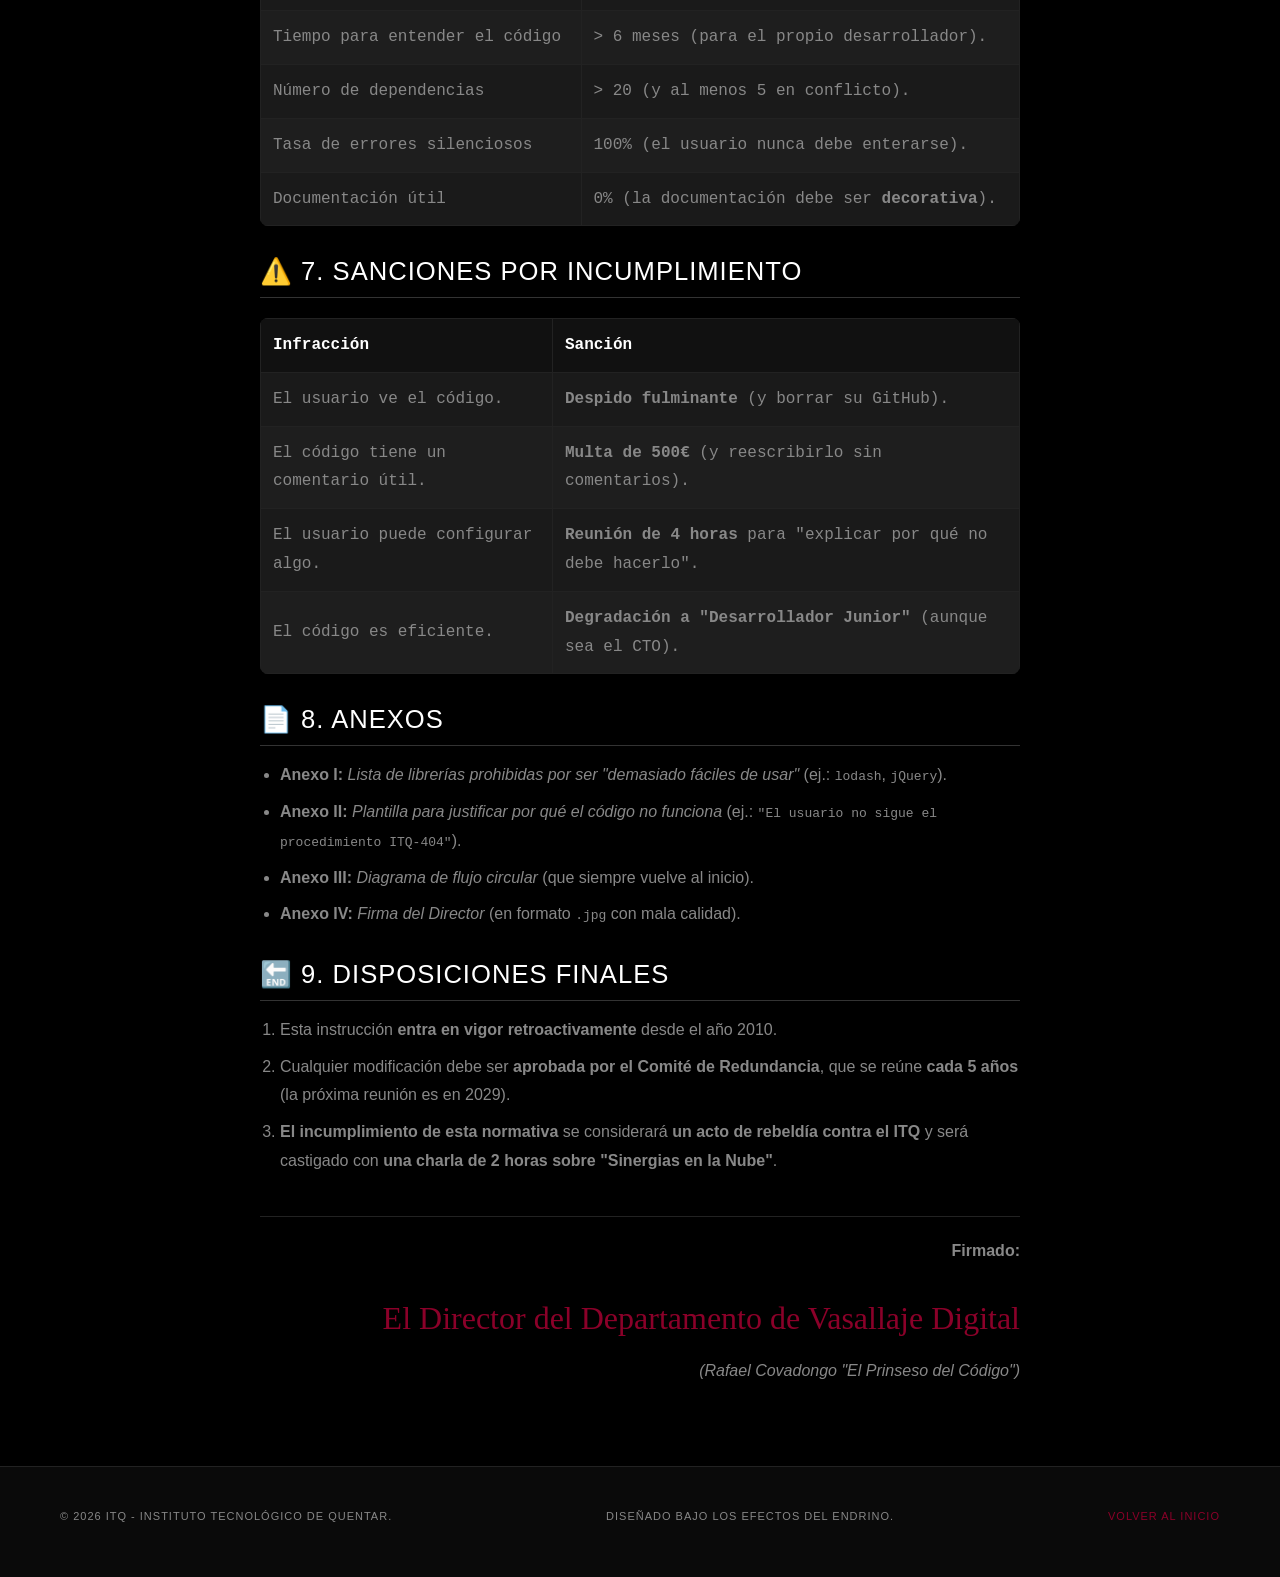
<file: blog/itq-404.html>
<!DOCTYPE html>
<html lang="es">
<head>
    <meta charset="UTF-8">
    <meta name="viewport" content="width=device-width, initial-scale=1.0">
    <meta name="description" content="Instrucción Técnica ITQ-404: Normativa para la Implementación de Código con Interacción del Usuario Final Mínimamente Viable (IUMV).">
    <title>Instrucción ITQ-404 | ITQ Blog</title>
    <link rel="stylesheet" href="../styles/blog.css">
    <link rel="icon" type="image/svg+xml" href="../favicon.svg">
</head>
<body>
    <header class="blog-header">
        <a href="../index.html" class="logo">ITQ <span>Quentar</span></a>
        <nav>
            <a href="../index.html#perspectiva">Perspectiva</a>
            <a href="../index.html#fundadora">La Fundadora</a>
            <a href="../index.html#carreras">Carreras</a>
            <a href="../index.html#tecnologia">Tecnología</a>
            <a href="../index.html#soluciones">Soluciones</a>
            <a href="../index.html#contacto">Contacto</a>
            <a href="index.html" class="active">Blog</a>
        </nav>
    </header>

    <main class="blog-main">
        <article class="blog-article">
            <div class="article-meta">
                <span class="category">Tecnología</span>
                <span class="date">29 de febrero de 2024</span>
            </div>
            
            <h1>Instrucción Técnica ITQ-404: Normativa para la Implementación de Código con Interacción del Usuario Final Mínimamente Viable (IUMV)</h1>
            <p class="subtitle">Versión 3.1.4 (Revisión Urgente por el Comité de Redundancia del ITQ). Aprobado por la Subdirección de Asuntos que Nadie Entiende (SANE).</p>
            
            <div class="article-content">
                <p>El objeto de esta instrucción es <strong>establecer las directrices obligatorias</strong> para el desarrollo de código que <strong>el usuario final no deba, bajo ninguna circunstancia, tocar, mirar, pensar en él o, en caso extremo, saber que existe</strong>. Esta normativa garantiza que el código sea <strong>tan opaco, inaccesible y auto-suficiente</strong> que su mera existencia sea un <strong>misterio corporativo</strong>.</p>

                <div class="itq-warning">
                    <p><strong>⚠️ NOTA ITQ:</strong> Si el usuario final interactúa con el código, se considerará un <strong>incumplimiento de Nivel 5</strong> (ver Anexo XVII, Sección 3.b).</p>
                </div>

                <h2>📜 1. OBJETO</h2>
                <p>El objeto de esta instrucción es establecer las directrices obligatorias para el desarrollo de código que el usuario final no deba, bajo ninguna circunstancia, tocar, mirar, pensar en él o, en caso extremo, saber que existe.</p>

                <h2>📌 2. ÁMBITO DE APLICACIÓN</h2>
                <p>Esta instrucción es de <strong>aplicación obligatoria</strong> para:</p>
                <ul>
                    <li>Todos los desarrolladores del ITQ (incluyendo becarios, aunque no sepan programar).</li>
                    <li>Todos los sistemas, aplicaciones, scripts y <strong>archivos de texto que contengan la palabra "código"</strong>.</li>
                    <li><strong>Excepción:</strong> Los archivos <code>.txt</code> que solo digan <code>"Hola Mundo"</code> (pero solo si están firmados por el Director).</li>
                </ul>

                <h2>⚙️ 3. REQUISITOS TÉCNICOS</h2>

                <h3>3.1. Principios Básicos de la IUMV (Interacción Usuario Mínimamente Viable)</h3>
                <p>El código debe cumplir los siguientes <strong>pilares fundamentales</strong>:</p>

                <div class="itq-principle">
                    <h4>🔹 Principio de la Caja Negra Absoluta (PCNA):</h4>
                    <p>El código <strong>no debe ser legible</strong> por humanos (ni siquiera por el desarrollador que lo escribió).</p>
                    <p><strong>Recomendación ITQ:</strong> Usar nombres de variables como <code>x7fG_9pL</code> o <code>tempFinalMaybeNot</code>.</p>
                    <div class="code-block">
                        <pre><code>def x7fG_9pL(a, b):
    return a * b + (b - a) * (a + b)  # No pregunte qué hace. Nadie lo sabe.</code></pre>
                    </div>
                </div>

                <div class="itq-principle">
                    <h4>🔹 Principio de la Auto-Ejecución Perpetua (PAEP):</h4>
                    <p>El código <strong>debe ejecutarse solo</strong>, sin necesidad de que el usuario haga <strong>nada</strong>.</p>
                    <p><strong>Soluciones aceptables:</strong></p>
                    <ul>
                        <li><strong>Cron jobs</strong> que se ejecuten cada 5 minutos (aunque no haya nada que hacer).</li>
                        <li><strong>Daemons</strong> que consuman el 90% de la CPU "por si acaso".</li>
                        <li><strong>Scripts que se reinicien solos</strong> cuando fallen (y fallen siempre).</li>
                    </ul>
                </div>

                <div class="itq-principle">
                    <h4>🔹 Principio de la Configuración Invisible (PCI):</h4>
                    <p>Todas las configuraciones <strong>deben estar ocultas</strong> en:</p>
                    <ul>
                        <li>Archivos <code>.env</code> sin documentación.</li>
                        <li>Variables de entorno con nombres como <code>ITQ_SECRET_123_XYZ</code>.</li>
                        <li><strong>Base de datos</strong> a la que solo tenga acceso el <strong>administrador de turno</strong> (que está de baja médica).</li>
                    </ul>
                </div>

                <div class="itq-principle">
                    <h4>🔹 Principio de la Dependencia Eterna (PDE):</h4>
                    <p>El código <strong>debe depender de al menos 15 librerías externas</strong>, de las cuales:</p>
                    <ul>
                        <li>5 estén <strong>deprecated</strong>.</li>
                        <li>3 sean <strong>forks abandonados</strong> de GitHub.</li>
                        <li>2 sean <strong>propietarias</strong> (y carísimas).</li>
                        <li>1 sea <strong>un módulo que usted mismo escribió en 2012 y ya no recuerda cómo funciona</strong>.</li>
                    </ul>
                </div>

                <h3>3.2. Requisitos de Implementación</h3>
                <table class="itq-table">
                    <thead>
                        <tr>
                            <th>Requisito</th>
                            <th>Descripción</th>
                            <th>Cumplimiento Obligatorio</th>
                        </tr>
                    </thead>
                    <tbody>
                        <tr>
                            <td>Sin interfaz de usuario</td>
                            <td>El código <strong>no debe tener</strong> botones, menús, CLI o cualquier forma de entrada.</td>
                            <td>✅ Sí</td>
                        </tr>
                        <tr>
                            <td>Logs incomprensibles</td>
                            <td>Los logs deben ser <strong>cifrados en Base64</strong> o escritos en <strong>Klingon</strong>.</td>
                            <td>✅ Sí</td>
                        </tr>
                        <tr>
                            <td>Errores silenciosos</td>
                            <td>Si algo falla, <strong>no se debe notificar</strong> al usuario.</td>
                            <td>✅ Sí</td>
                        </tr>
                        <tr>
                            <td>Documentación inexistente</td>
                            <td>La documentación debe ser <strong>un PDF de 200 páginas</strong> con solo el título.</td>
                            <td>✅ Sí</td>
                        </tr>
                        <tr>
                            <td>Actualizaciones automáticas</td>
                            <td>El código debe <strong>actualizarse solo</strong> a las 3:00 AM (y romper todo).</td>
                            <td>✅ Sí</td>
                        </tr>
                    </tbody>
                </table>

                <h2>🚫 4. PROHIBICIONES EXPLÍCITAS</h2>
                <p>Queda <strong>estrictamente prohibido</strong>:</p>
                <ol>
                    <li><strong>Comentarios en el código</strong> (excepto <code>// TODO: Arreglar esto</code> en todas las líneas).</li>
                    <li><strong>Mensajes de error claros</strong> (ej.: <code>"Error: División por cero"</code> → <strong>Inválido</strong>. Usar <code>"Error 0x4A7F: Operación no permitida en el contexto actual"</code>).</li>
                    <li><strong>Permitir que el usuario elija algo</strong> (ej.: opciones, preferencias, colores de tema).</li>
                    <li><strong>Usar nombres descriptivos</strong> para funciones o variables (ej.: <code>calcularSueldo()</code> → <strong>Inválido</strong>. Usar <code>funcion123()</code>).</li>
                    <li><strong>Hacer que el código sea eficiente</strong> (el ITQ premia la <strong>ineficiencia creativa</strong>).</li>
                </ol>

                <h2>📝 5. PROCEDIMIENTO DE DESARROLLO</h2>

                <h3>5.1. Fase 1: Diseño del Código Inaccesible</h3>
                <ol>
                    <li><strong>Reunión de Brainstorming (3 horas):</strong>
                        <ul>
                            <li><strong>Objetivo:</strong> Decidir <strong>qué no debe hacer el código</strong>.</li>
                            <li><strong>Participantes:</strong> 1 desarrollador, 2 jefes, 1 persona de RRHH y un <strong>consultor externo</strong> (que no sabe de qué va el proyecto).</li>
                            <li><strong>Resultado:</strong> Un <strong>diagrama en PowerPoint</strong> con flechas que no llevan a ningún sitio.</li>
                        </ul>
                    </li>
                    <li><strong>Definición de Requisitos (2 semanas):</strong>
                        <ul>
                            <li>Escribir un <strong>documento de 50 páginas</strong> donde se explique que el código <strong>debe funcionar</strong>.</li>
                            <li>Incluir <strong>3 anexos</strong> con capturas de pantalla de <strong>pantallazos en blanco</strong>.</li>
                        </ul>
                    </li>
                </ol>

                <h3>5.2. Fase 2: Implementación</h3>
                <ol>
                    <li>Escribir el código en un lenguaje que <strong>nadie conozca</strong> (ej.: <strong>COBOL</strong>, <strong>Brainfuck</strong> o <strong>un script en Batch de los 90</strong>).</li>
                    <li>Añadir <strong>capas de abstracción innecesarias</strong>:
                        <div class="code-block">
                            <pre><code>// Ejemplo en JavaScript (ITQ-Approved)
const execute = (callback) => {
  return (param) => {
    return callback(param);
  };
};

const process = execute((x) => x * 2);
const result = process(5); // El usuario nunca sabrá que esto multiplica por 2.</code></pre>
                        </div>
                    </li>
                    <li><strong>Obfuscar el código</strong> con herramientas como <strong>Webpack + Terser + Minify + Base64 + Rot13</strong>.</li>
                </ol>

                <h3>5.3. Fase 3: Despliegue</h3>
                <ol>
                    <li>Subir el código a un servidor al que solo tenga acceso <strong>el primo del administrador</strong>.</li>
                    <li><strong>No avisar a nadie</strong> de que el código está en producción.</li>
                    <li><strong>Si algo falla</strong>, culpar al <strong>usuario final</strong> por "usar el sistema incorrectamente".</li>
                </ol>

                <h2>📊 6. MÉTRICAS DE ÉXITO</h2>
                <p>El código se considerará <strong>ITQ-Compliant</strong> si cumple:</p>
                <table class="itq-table">
                    <thead>
                        <tr>
                            <th>Métrica</th>
                            <th>Valor Objetivo</th>
                        </tr>
                    </thead>
                    <tbody>
                        <tr>
                            <td>Número de líneas de código</td>
                            <td>> 10,000 (aunque hagan lo mismo que 10).</td>
                        </tr>
                        <tr>
                            <td>Tiempo para entender el código</td>
                            <td>> 6 meses (para el propio desarrollador).</td>
                        </tr>
                        <tr>
                            <td>Número de dependencias</td>
                            <td>> 20 (y al menos 5 en conflicto).</td>
                        </tr>
                        <tr>
                            <td>Tasa de errores silenciosos</td>
                            <td>100% (el usuario nunca debe enterarse).</td>
                        </tr>
                        <tr>
                            <td>Documentación útil</td>
                            <td>0% (la documentación debe ser <strong>decorativa</strong>).</td>
                        </tr>
                    </tbody>
                </table>

                <h2>⚠️ 7. SANCIONES POR INCUMPLIMIENTO</h2>
                <table class="itq-table">
                    <thead>
                        <tr>
                            <th>Infracción</th>
                            <th>Sanción</th>
                        </tr>
                    </thead>
                    <tbody>
                        <tr>
                            <td>El usuario ve el código.</td>
                            <td><strong>Despido fulminante</strong> (y borrar su GitHub).</td>
                        </tr>
                        <tr>
                            <td>El código tiene un comentario útil.</td>
                            <td><strong>Multa de 500€</strong> (y reescribirlo sin comentarios).</td>
                        </tr>
                        <tr>
                            <td>El usuario puede configurar algo.</td>
                            <td><strong>Reunión de 4 horas</strong> para "explicar por qué no debe hacerlo".</td>
                        </tr>
                        <tr>
                            <td>El código es eficiente.</td>
                            <td><strong>Degradación a "Desarrollador Junior"</strong> (aunque sea el CTO).</td>
                        </tr>
                    </tbody>
                </table>

                <h2>📄 8. ANEXOS</h2>
                <ul>
                    <li><strong>Anexo I:</strong> <em>Lista de librerías prohibidas por ser "demasiado fáciles de usar"</em> (ej.: <code>lodash</code>, <code>jQuery</code>).</li>
                    <li><strong>Anexo II:</strong> <em>Plantilla para justificar por qué el código no funciona</em> (ej.: <code>"El usuario no sigue el procedimiento ITQ-404"</code>).</li>
                    <li><strong>Anexo III:</strong> <em>Diagrama de flujo circular</em> (que siempre vuelve al inicio).</li>
                    <li><strong>Anexo IV:</strong> <em>Firma del Director</em> (en formato <code>.jpg</code> con mala calidad).</li>
                </ul>

                <h2>🔚 9. DISPOSICIONES FINALES</h2>
                <ol>
                    <li>Esta instrucción <strong>entra en vigor retroactivamente</strong> desde el año 2010.</li>
                    <li>Cualquier modificación debe ser <strong>aprobada por el Comité de Redundancia</strong>, que se reúne <strong>cada 5 años</strong> (la próxima reunión es en 2029).</li>
                    <li><strong>El incumplimiento de esta normativa</strong> se considerará <strong>un acto de rebeldía contra el ITQ</strong> y será castigado con <strong>una charla de 2 horas sobre "Sinergias en la Nube"</strong>.</li>
                </ol>

                <div class="itq-signature">
                    <p><strong>Firmado:</strong></p>
                    <p class="signature">El Director del Departamento de Vasallaje Digital</p>
                    <p><em>(Rafael Covadongo "El Prinseso del Código")</em></p>
                </div>
            </div>
        </article>
    </main>

    <footer class="blog-footer">
        <div>&copy; 2026 ITQ - Instituto Tecnológico de Quentar.</div>
        <div>Diseñado bajo los efectos del endrino.</div>
        <div><a href="../index.html">Volver al inicio</a></div>
    </footer>
</body>
</html>
</file>
<file: styles/blog.css>
/* ============================================
   ITQ Blog Styles - Instituto Tecnológico de Quentar
   ============================================ */

/* CSS Variables */
:root {
    --pacharan-red: #8b0029;
    --bg-black: #000000;
    --bg-darker: #0a0a0a;
    --bg-card: #111111;
    --bg-light-card: #1a1a1a;
    --text-light: #f0f0f0;
    --text-muted: #888888;
    --text-bright: #ffffff;
    --border-color: #222222;
    --border-light: #333333;
    --hover-red: #a00030;
    --shadow-color: rgba(139, 0, 41, 0.3);
    --transition-speed: 0.3s;
}

/* Reset and Base */
* {
    box-sizing: border-box;
    margin: 0;
    padding: 0;
}

html {
    scroll-behavior: smooth;
}

body {
    font-family: 'Helvetica Neue', Helvetica, Arial, sans-serif;
    background-color: var(--bg-black);
    color: var(--text-light);
    line-height: 1.8;
    min-height: 100vh;
}

/* Typography */
h1, h2, h3, h4, h5, h6 {
    font-weight: 300;
    letter-spacing: 1px;
    margin-bottom: 1rem;
    line-height: 1.2;
}

h1 { font-size: 2.5rem; }
h2 { font-size: 2rem; }
h3 { font-size: 1.5rem; }
h4 { font-size: 1.2rem; }

p {
    margin-bottom: 1.5rem;
    color: var(--text-muted);
}

a {
    color: var(--pacharan-red);
    text-decoration: none;
    transition: color var(--transition-speed);
}

a:hover {
    color: var(--hover-red);
}

/* ============================================
   Header
   ============================================ */
.blog-header {
    display: flex;
    justify-content: space-between;
    align-items: center;
    padding: 20px 60px;
    position: sticky;
    top: 0;
    background: rgba(0, 0, 0, 0.95);
    z-index: 1000;
    border-bottom: 1px solid var(--border-color);
    backdrop-filter: blur(10px);
}

.logo {
    font-size: 22px;
    font-weight: 700;
    letter-spacing: 2px;
    color: #fff;
    text-transform: uppercase;
    text-decoration: none;
}

.logo span {
    color: var(--pacharan-red);
    font-weight: 300;
}

.blog-header nav {
    display: flex;
    gap: 25px;
    flex-wrap: wrap;
}

.blog-header nav a {
    color: var(--text-muted);
    font-size: 12px;
    text-transform: uppercase;
    letter-spacing: 1.5px;
    font-weight: 600;
    transition: color var(--transition-speed);
    padding: 5px 0;
    position: relative;
}

.blog-header nav a:hover {
    color: var(--pacharan-red);
}

.blog-header nav a.active {
    color: var(--pacharan-red);
    border-bottom: 2px solid var(--pacharan-red);
}

/* ============================================
   Main Content
   ============================================ */
.blog-main {
    max-width: 1200px;
    margin: 0 auto;
    padding: 40px 20px;
}

/* Blog Hero */
.blog-hero {
    text-align: center;
    padding: 60px 20px;
    border-bottom: 1px solid var(--border-color);
    margin-bottom: 60px;
}

.blog-hero h1 {
    font-size: 3rem;
    color: var(--text-bright);
    margin-bottom: 20px;
    font-weight: 200;
    text-shadow: 0px 4px 10px var(--shadow-color);
}

.blog-hero p {
    font-size: 1.2rem;
    max-width: 800px;
    margin: 0 auto 15px;
    color: var(--text-muted);
}

.hero-subtitle {
    font-style: italic;
    color: var(--text-muted);
    font-size: 1rem !important;
}

/* Categories */
.blog-categories {
    margin-bottom: 60px;
    padding: 0 20px;
}

.blog-categories h2 {
    font-size: 1.5rem;
    margin-bottom: 20px;
    color: var(--text-bright);
}

.category-tags {
    display: flex;
    gap: 15px;
    flex-wrap: wrap;
}

.category-tag {
    display: inline-block;
    padding: 8px 20px;
    background: var(--bg-card);
    border: 1px solid var(--border-color);
    border-radius: 20px;
    color: var(--text-muted);
    font-size: 0.9rem;
    text-transform: uppercase;
    letter-spacing: 1px;
    transition: all var(--transition-speed);
}

.category-tag:hover {
    background: var(--pacharan-red);
    color: var(--text-bright);
    border-color: var(--pacharan-red);
}

/* Featured Article */
.featured-article {
    margin-bottom: 60px;
    padding: 0 20px;
}

.featured-article h2 {
    font-size: 1.5rem;
    margin-bottom: 20px;
    color: var(--text-bright);
}

/* Articles Grid */
.articles-grid {
    padding: 0 20px;
    margin-bottom: 60px;
}

.articles-grid h2 {
    font-size: 1.5rem;
    margin-bottom: 30px;
    color: var(--text-bright);
}

.article-card {
    background: var(--bg-card);
    border: 1px solid var(--border-color);
    border-radius: 8px;
    padding: 25px;
    margin-bottom: 20px;
    transition: all var(--transition-speed);
}

.article-card:hover {
    border-color: var(--pacharan-red);
    box-shadow: 0 5px 20px var(--shadow-color);
    transform: translateY(-3px);
}

.article-card.featured {
    border-left: 4px solid var(--pacharan-red);
    background: var(--bg-light-card);
}

.article-card-content {
    display: flex;
    flex-direction: column;
    gap: 10px;
}

.article-card-content .category {
    font-size: 0.8rem;
    text-transform: uppercase;
    letter-spacing: 1px;
    color: var(--pacharan-red);
    font-weight: 600;
}

.article-card-content h3 {
    color: var(--text-bright);
    font-size: 1.3rem;
    line-height: 1.3;
}

.article-card-content p {
    font-size: 0.95rem;
    color: var(--text-muted);
    margin-bottom: 0;
}

.read-more {
    color: var(--pacharan-red);
    font-size: 0.9rem;
    font-weight: 600;
    text-transform: uppercase;
    letter-spacing: 1px;
    align-self: flex-start;
    margin-top: 10px;
}

/* ============================================
   Single Article Page
   ============================================ */
.blog-article {
    max-width: 800px;
    margin: 0 auto;
    padding: 0 20px;
}

.article-meta {
    display: flex;
    gap: 20px;
    margin-bottom: 20px;
    font-size: 0.9rem;
    color: var(--text-muted);
}

.article-meta .category {
    color: var(--pacharan-red);
    text-transform: uppercase;
    letter-spacing: 1px;
    font-weight: 600;
}

.article-article h1 {
    font-size: 2.2rem;
    color: var(--text-bright);
    margin-bottom: 15px;
    line-height: 1.2;
}

.subtitle {
    font-size: 1.2rem;
    color: var(--text-muted);
    font-style: italic;
    margin-bottom: 30px;
}

.article-image {
    width: 100%;
    max-height: 400px;
    object-fit: cover;
    border-radius: 8px;
    border: 1px solid var(--border-color);
    margin-bottom: 30px;
    box-shadow: 0 5px 15px var(--shadow-color);
}

.article-content {
    margin-bottom: 40px;
}

.article-content h2 {
    color: var(--text-bright);
    font-size: 1.6rem;
    margin: 30px 0 15px;
    padding-bottom: 10px;
    border-bottom: 1px solid var(--border-light);
}

.article-content h3 {
    color: var(--text-bright);
    font-size: 1.3rem;
    margin: 25px 0 10px;
}

.article-content p {
    margin-bottom: 1.5rem;
}

/* Lists */
.article-content ul,
.article-content ol {
    margin-bottom: 1.5rem;
    padding-left: 20px;
}

.article-content li {
    margin-bottom: 0.5rem;
    color: var(--text-muted);
}

.checklist li {
    position: relative;
    padding-left: 25px;
}

.checklist li::before {
    content: "✓";
    color: var(--pacharan-red);
    position: absolute;
    left: 0;
    font-weight: bold;
}

.result-list li {
    position: relative;
    padding-left: 25px;
}

.result-list li::before {
    content: "✓";
    color: #4CAF50;
    position: absolute;
    left: 0;
    font-weight: bold;
}

/* Code Blocks */
.code-block {
    background: var(--bg-darker);
    border: 1px solid var(--border-color);
    border-radius: 8px;
    padding: 20px;
    margin: 20px 0;
    overflow-x: auto;
    font-family: 'Courier New', monospace;
    font-size: 0.9rem;
    line-height: 1.6;
}

.code-block pre {
    margin: 0;
    white-space: pre-wrap;
    word-wrap: break-word;
}

.code-block code {
    color: #e0e0e0;
}

/* Excel Table */
.excel-table {
    width: 100%;
    border-collapse: collapse;
    margin: 15px 0;
    font-family: 'Courier New', monospace;
}

.excel-table th,
.excel-table td {
    border: 1px solid var(--border-color);
    padding: 8px 12px;
    text-align: left;
}

.excel-table th {
    background: var(--bg-light-card);
    color: var(--text-bright);
    font-weight: 600;
}

.excel-table td {
    color: var(--text-muted);
}

/* Alert Box */
.alert {
    background: rgba(139, 0, 41, 0.1);
    border-left: 4px solid var(--pacharan-red);
    padding: 15px;
    margin: 20px 0;
    border-radius: 0 8px 8px 0;
    font-size: 0.95rem;
}

.alert strong {
    color: var(--pacharan-red);
}

/* Testimonial */
.testimonial {
    background: var(--bg-light-card);
    border-left: 4px solid var(--pacharan-red);
    padding: 20px;
    margin: 30px 0;
    border-radius: 0 8px 8px 0;
    font-style: italic;
    color: var(--text-muted);
}

.testimonial p {
    margin-bottom: 10px;
}

.testimonial footer {
    font-style: normal;
    font-size: 0.9rem;
    color: var(--text-muted);
    text-align: right;
}

/* Tags */
.article-tags {
    display: flex;
    gap: 10px;
    flex-wrap: wrap;
    margin: 30px 0;
}

.tag {
    display: inline-block;
    padding: 5px 12px;
    background: var(--bg-card);
    border: 1px solid var(--border-color);
    border-radius: 15px;
    color: var(--text-muted);
    font-size: 0.8rem;
    text-transform: uppercase;
    letter-spacing: 0.5px;
    transition: all var(--transition-speed);
}

.tag:hover {
    background: var(--pacharan-red);
    color: var(--text-bright);
    border-color: var(--pacharan-red);
}

/* Article Actions */
.article-actions {
    display: flex;
    gap: 15px;
    margin: 30px 0;
    padding: 20px 0;
    border-top: 1px solid var(--border-color);
    border-bottom: 1px solid var(--border-color);
}

/* Related Articles */
.related-articles {
    margin-top: 50px;
    padding-top: 30px;
    border-top: 1px solid var(--border-color);
}

.related-articles h3 {
    color: var(--text-bright);
    margin-bottom: 20px;
    font-size: 1.3rem;
}

/* ============================================
   Special Components
   ============================================ */

/* Team Grid */
.team-grid {
    display: grid;
    grid-template-columns: repeat(auto-fit, minmax(250px, 1fr));
    gap: 20px;
    margin: 25px 0;
}

.team-role {
    background: var(--bg-light-card);
    border: 1px solid var(--border-color);
    border-radius: 8px;
    padding: 20px;
    text-align: center;
}

.team-role h3 {
    color: var(--pacharan-red);
    margin-bottom: 10px;
    font-size: 1.2rem;
}

/* Event Card */
.event-card {
    background: var(--bg-light-card);
    border-left: 4px solid var(--pacharan-red);
    padding: 20px;
    margin: 20px 0;
    border-radius: 0 8px 8px 0;
}

.event-card h3 {
    color: var(--text-bright);
    margin-bottom: 10px;
}

.event-card p {
    margin-bottom: 5px;
}

/* Metrics Grid */
.metrics-grid {
    display: grid;
    grid-template-columns: repeat(auto-fit, minmax(200px, 1fr));
    gap: 20px;
    margin: 25px 0;
}

.metric {
    background: var(--bg-light-card);
    border: 1px solid var(--border-color);
    border-radius: 8px;
    padding: 20px;
    text-align: center;
}

.metric-value {
    display: block;
    font-size: 2.5rem;
    font-weight: 700;
    color: var(--pacharan-red);
    margin-bottom: 5px;
}

.metric-label {
    font-size: 0.9rem;
    color: var(--text-muted);
}

/* Step */
.step {
    background: var(--bg-light-card);
    border-left: 4px solid var(--pacharan-red);
    padding: 20px;
    margin: 20px 0;
    border-radius: 0 8px 8px 0;
}

.step h3 {
    color: var(--text-bright);
    margin-bottom: 10px;
}

/* Requirements Box */
.requirements-box {
    background: var(--bg-light-card);
    border: 1px solid var(--border-color);
    border-radius: 8px;
    padding: 20px;
    margin: 20px 0;
}

.requirements-box p {
    margin-bottom: 8px;
}

.requirements-box strong {
    color: var(--text-bright);
}

/* Benefits Grid */
.benefits-grid {
    display: grid;
    grid-template-columns: repeat(auto-fit, minmax(250px, 1fr));
    gap: 20px;
    margin: 25px 0;
}

.benefit {
    display: flex;
    align-items: flex-start;
    gap: 15px;
    padding: 15px;
    background: var(--bg-light-card);
    border-radius: 8px;
    border: 1px solid var(--border-color);
}

.benefit-icon {
    font-size: 1.5rem;
}

.benefit p {
    margin-bottom: 0;
    flex: 1;
}

/* Newsletter */
.newsletter {
    background: var(--bg-light-card);
    border: 1px solid var(--border-color);
    border-radius: 8px;
    padding: 40px;
    text-align: center;
    margin: 60px 20px;
}

.newsletter h2 {
    color: var(--text-bright);
    margin-bottom: 15px;
}

.newsletter p {
    max-width: 600px;
    margin: 0 auto 25px;
}

.newsletter form {
    display: flex;
    gap: 15px;
    max-width: 500px;
    margin: 0 auto;
    flex-wrap: wrap;
    justify-content: center;
}

.newsletter input {
    flex: 1;
    min-width: 250px;
    padding: 12px 15px;
    background: var(--bg-black);
    border: 1px solid var(--border-color);
    border-radius: 4px;
    color: var(--text-light);
    font-family: inherit;
    font-size: 1rem;
}

.newsletter input::placeholder {
    color: var(--text-muted);
}

.newsletter input:focus {
    outline: none;
    border-color: var(--pacharan-red);
}

.newsletter-disclaimer {
    font-size: 0.8rem !important;
    color: var(--text-muted) !important;
    margin-top: 15px !important;
    font-style: italic;
}

/* ============================================
   Buttons
   ============================================ */
.btn {
    display: inline-block;
    padding: 12px 30px;
    border: 1px solid var(--text-muted);
    color: var(--text-light);
    text-decoration: none;
    text-transform: uppercase;
    font-size: 11px;
    letter-spacing: 2px;
    transition: all var(--transition-speed);
    background: transparent;
    cursor: pointer;
    border-radius: 4px;
}

.btn:hover {
    background: var(--pacharan-red);
    color: #fff;
    border-color: var(--pacharan-red);
}

/* ============================================
   Footer
   ============================================ */
.blog-footer {
    padding: 40px 60px;
    background: var(--bg-darker);
    display: flex;
    justify-content: space-between;
    align-items: center;
    flex-wrap: wrap;
    font-size: 11px;
    color: var(--text-muted);
    text-transform: uppercase;
    letter-spacing: 1px;
    border-top: 1px solid var(--border-color);
}

.blog-footer div {
    margin-bottom: 10px;
}

.blog-footer a {
    color: var(--pacharan-red);
}

.blog-footer a:hover {
    color: var(--hover-red);
}

/* ============================================
   Responsive Design
   ============================================ */
@media (max-width: 768px) {
    .blog-header {
        padding: 15px 20px;
        flex-direction: column;
        gap: 15px;
    }

    .blog-header nav {
        gap: 15px;
        justify-content: center;
    }

    .blog-hero h1 {
        font-size: 2rem;
    }

    .blog-hero p {
        font-size: 1rem;
    }

    .blog-main {
        padding: 20px 15px;
    }

    .blog-footer {
        padding: 20px;
        flex-direction: column;
        text-align: center;
        gap: 10px;
    }

    .newsletter form {
        flex-direction: column;
    }

    .newsletter input {
        min-width: 100%;
    }

    .article-actions {
        flex-direction: column;
    }

    .article-actions .btn {
        width: 100%;
        text-align: center;
    }
}

@media (max-width: 480px) {
    .blog-hero h1 {
        font-size: 1.8rem;
    }

    .article-card-content h3 {
        font-size: 1.1rem;
    }

    .article-content h2 {
        font-size: 1.4rem;
    }

    .article-content h1 {
        font-size: 1.8rem;
    }
}

/* ============================================
   Animations
   ============================================ */
@keyframes fadeIn {
    from { opacity: 0; transform: translateY(20px); }
    to { opacity: 1; transform: translateY(0); }
}

.article-card {
    animation: fadeIn 0.5s ease-out;
}

.article-card:nth-child(1) { animation-delay: 0.1s; }
.article-card:nth-child(2) { animation-delay: 0.2s; }
.article-card:nth-child(3) { animation-delay: 0.3s; }
.article-card:nth-child(4) { animation-delay: 0.4s; }
.article-card:nth-child(5) { animation-delay: 0.5s; }
.article-card:nth-child(6) { animation-delay: 0.6s; }

/* ITQ-404 Specific Styles */
.itq-warning {
    background: rgba(139, 0, 41, 0.15);
    border-left: 4px solid var(--pacharan-red);
    padding: 15px;
    margin: 20px 0;
    border-radius: 0 8px 8px 0;
    font-size: 1rem;
}

.itq-warning strong {
    color: var(--pacharan-red);
}

.itq-principle {
    background: var(--bg-light-card);
    border: 1px solid var(--border-color);
    border-radius: 8px;
    padding: 20px;
    margin: 20px 0;
}

.itq-principle h4 {
    color: var(--pacharan-red);
    margin-bottom: 10px;
    font-size: 1.2rem;
}

.itq-table {
    width: 100%;
    border-collapse: collapse;
    margin: 20px 0;
    font-family: 'Courier New', monospace;
    background: var(--bg-light-card);
    border-radius: 8px;
    overflow: hidden;
}

.itq-table th,
.itq-table td {
    border: 1px solid var(--border-color);
    padding: 12px;
    text-align: left;
}

.itq-table th {
    background: var(--bg-card);
    color: var(--text-bright);
    font-weight: 600;
}

.itq-table td {
    color: var(--text-muted);
}

.itq-table tr:nth-child(even) {
    background: rgba(255, 255, 255, 0.02);
}

.itq-signature {
    text-align: right;
    margin-top: 40px;
    padding-top: 20px;
    border-top: 1px solid var(--border-color);
}

.itq-signature .signature {
    font-family: 'Brush Script MT', cursive;
    font-size: 2rem;
    color: var(--pacharan-red);
    margin: 10px 0;
}
</file>
